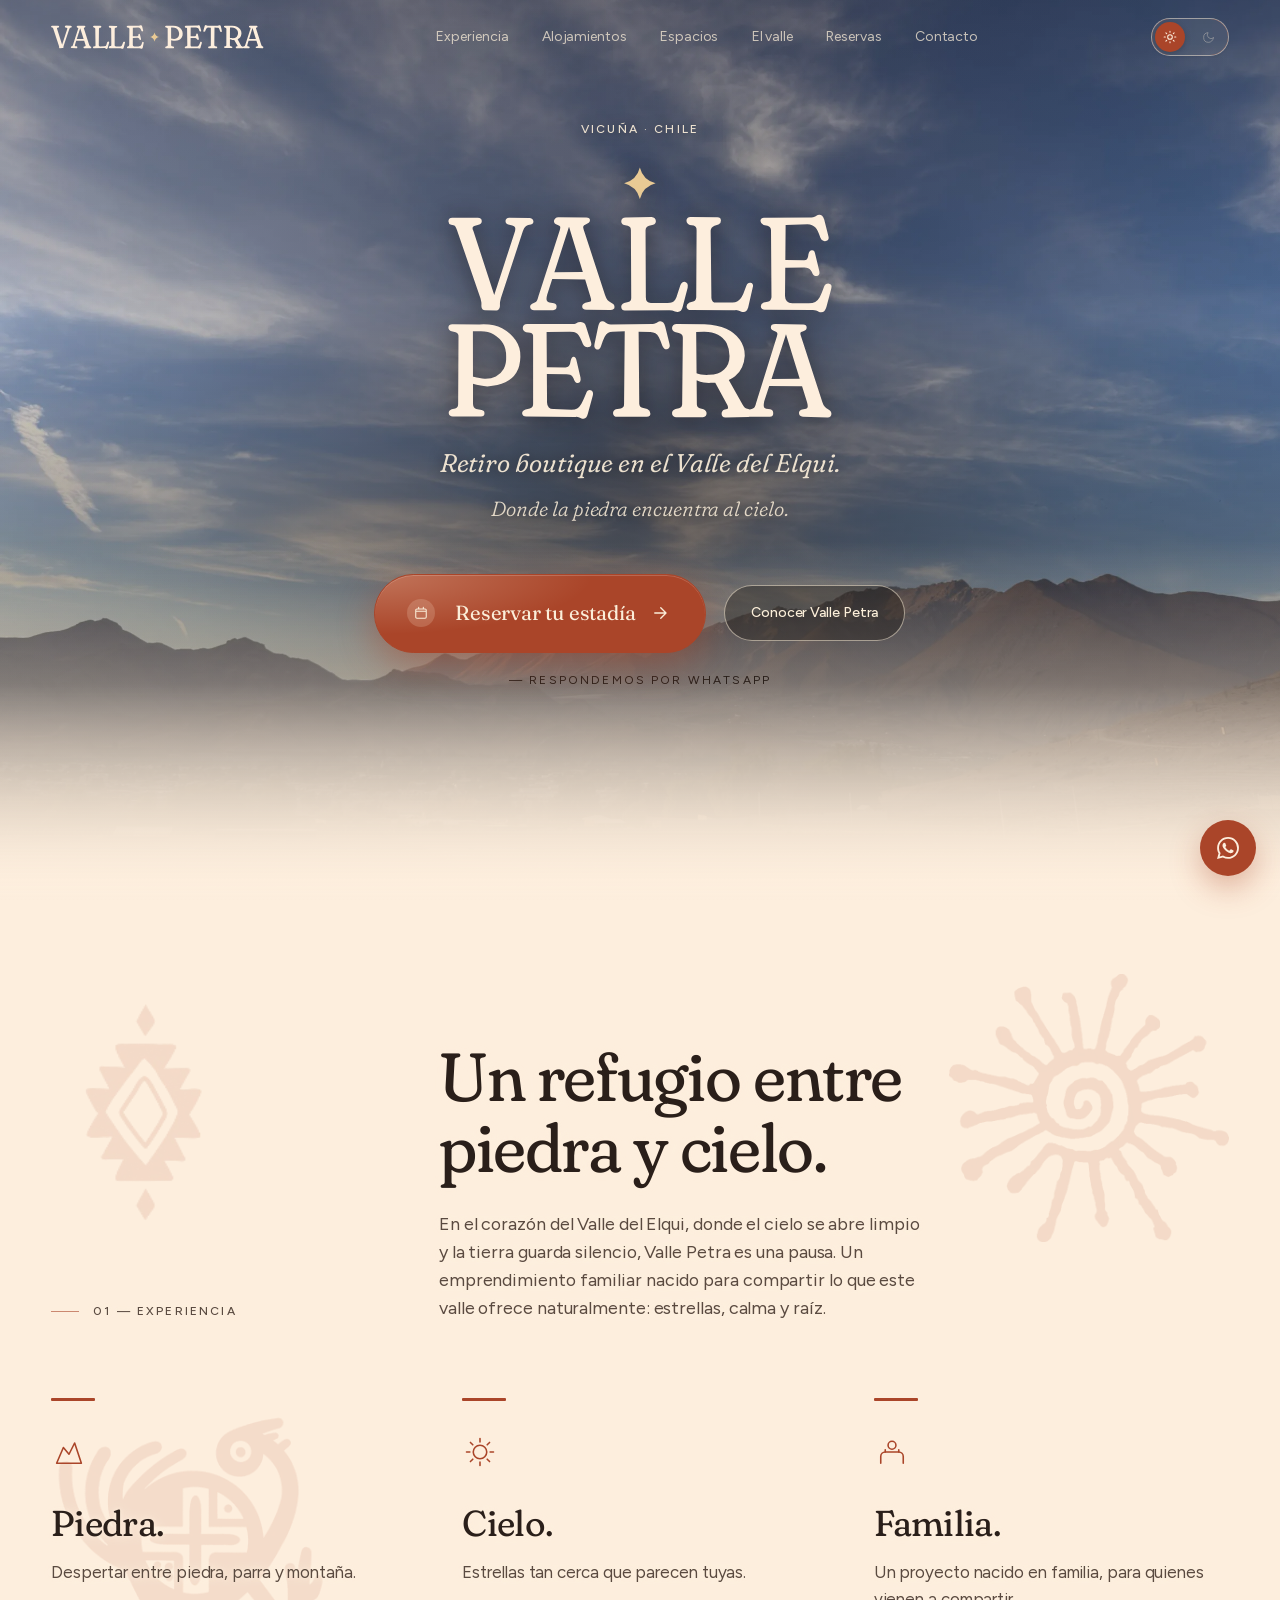
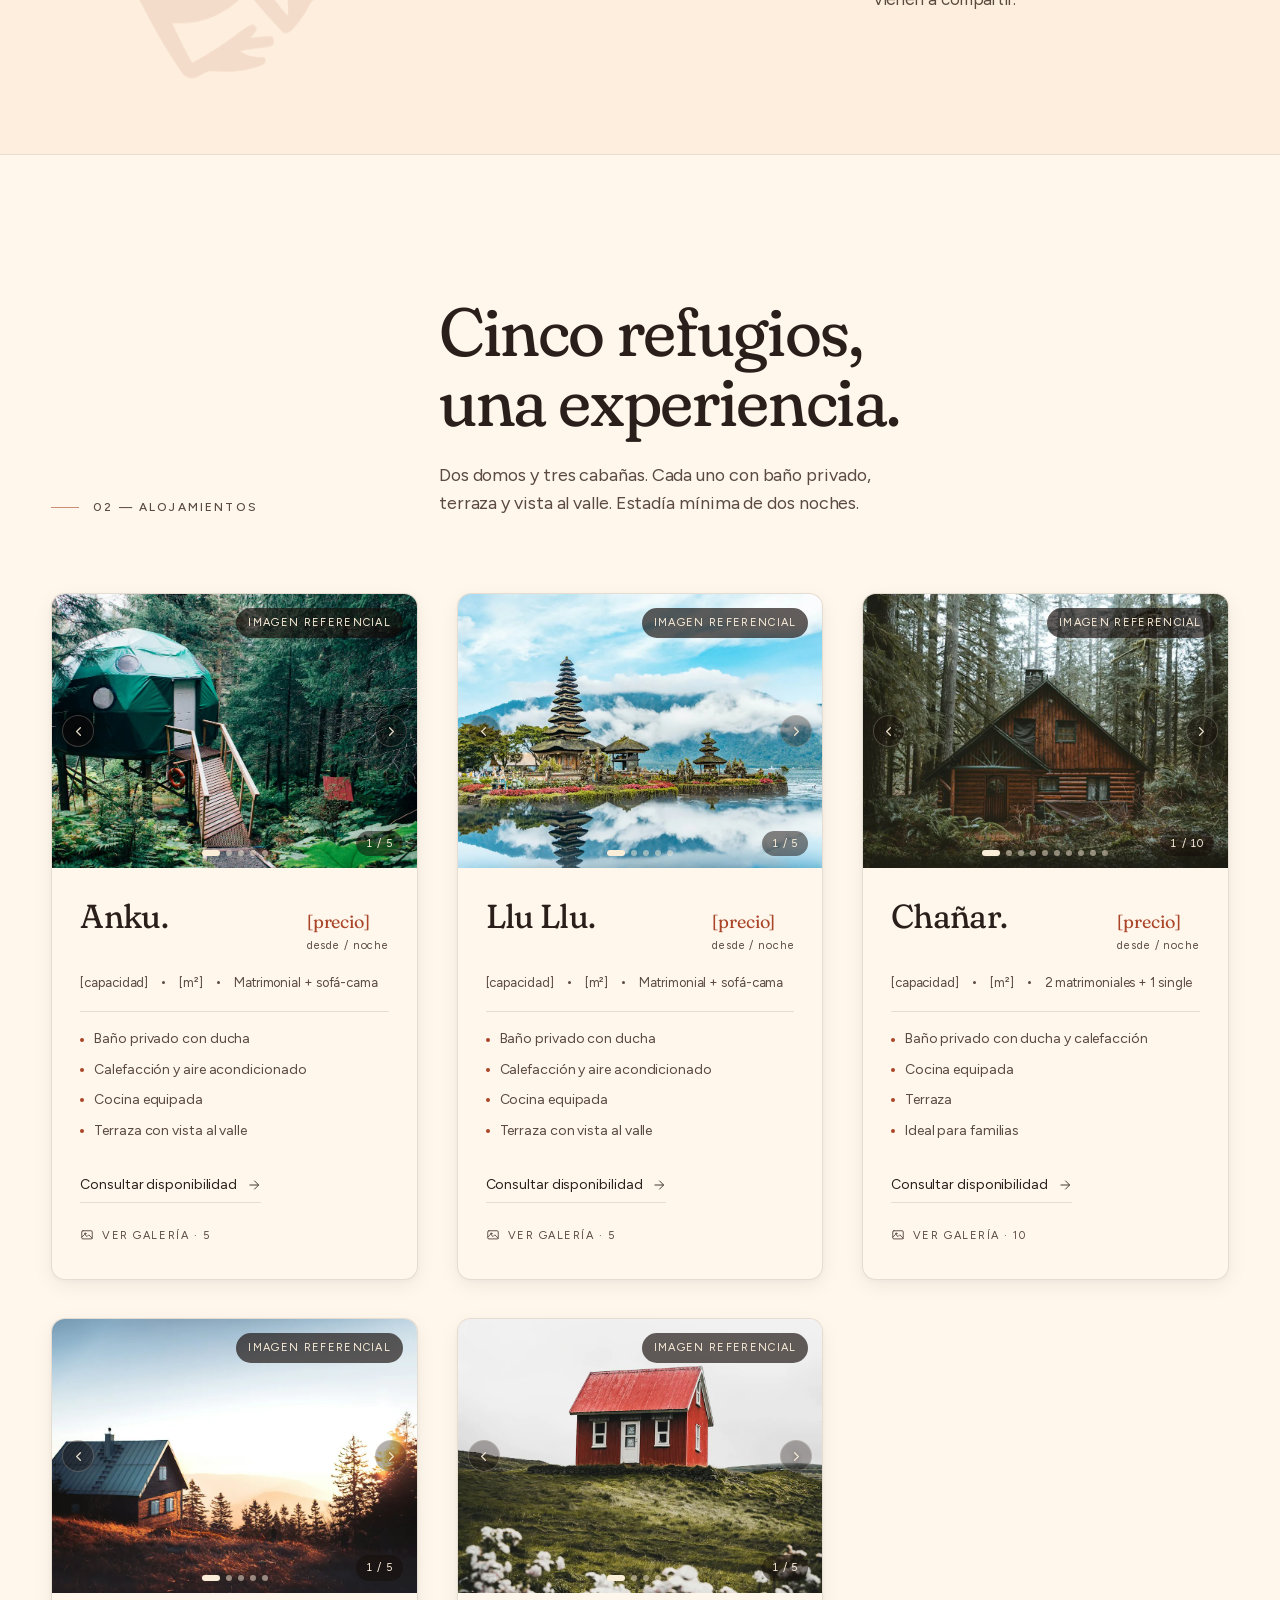
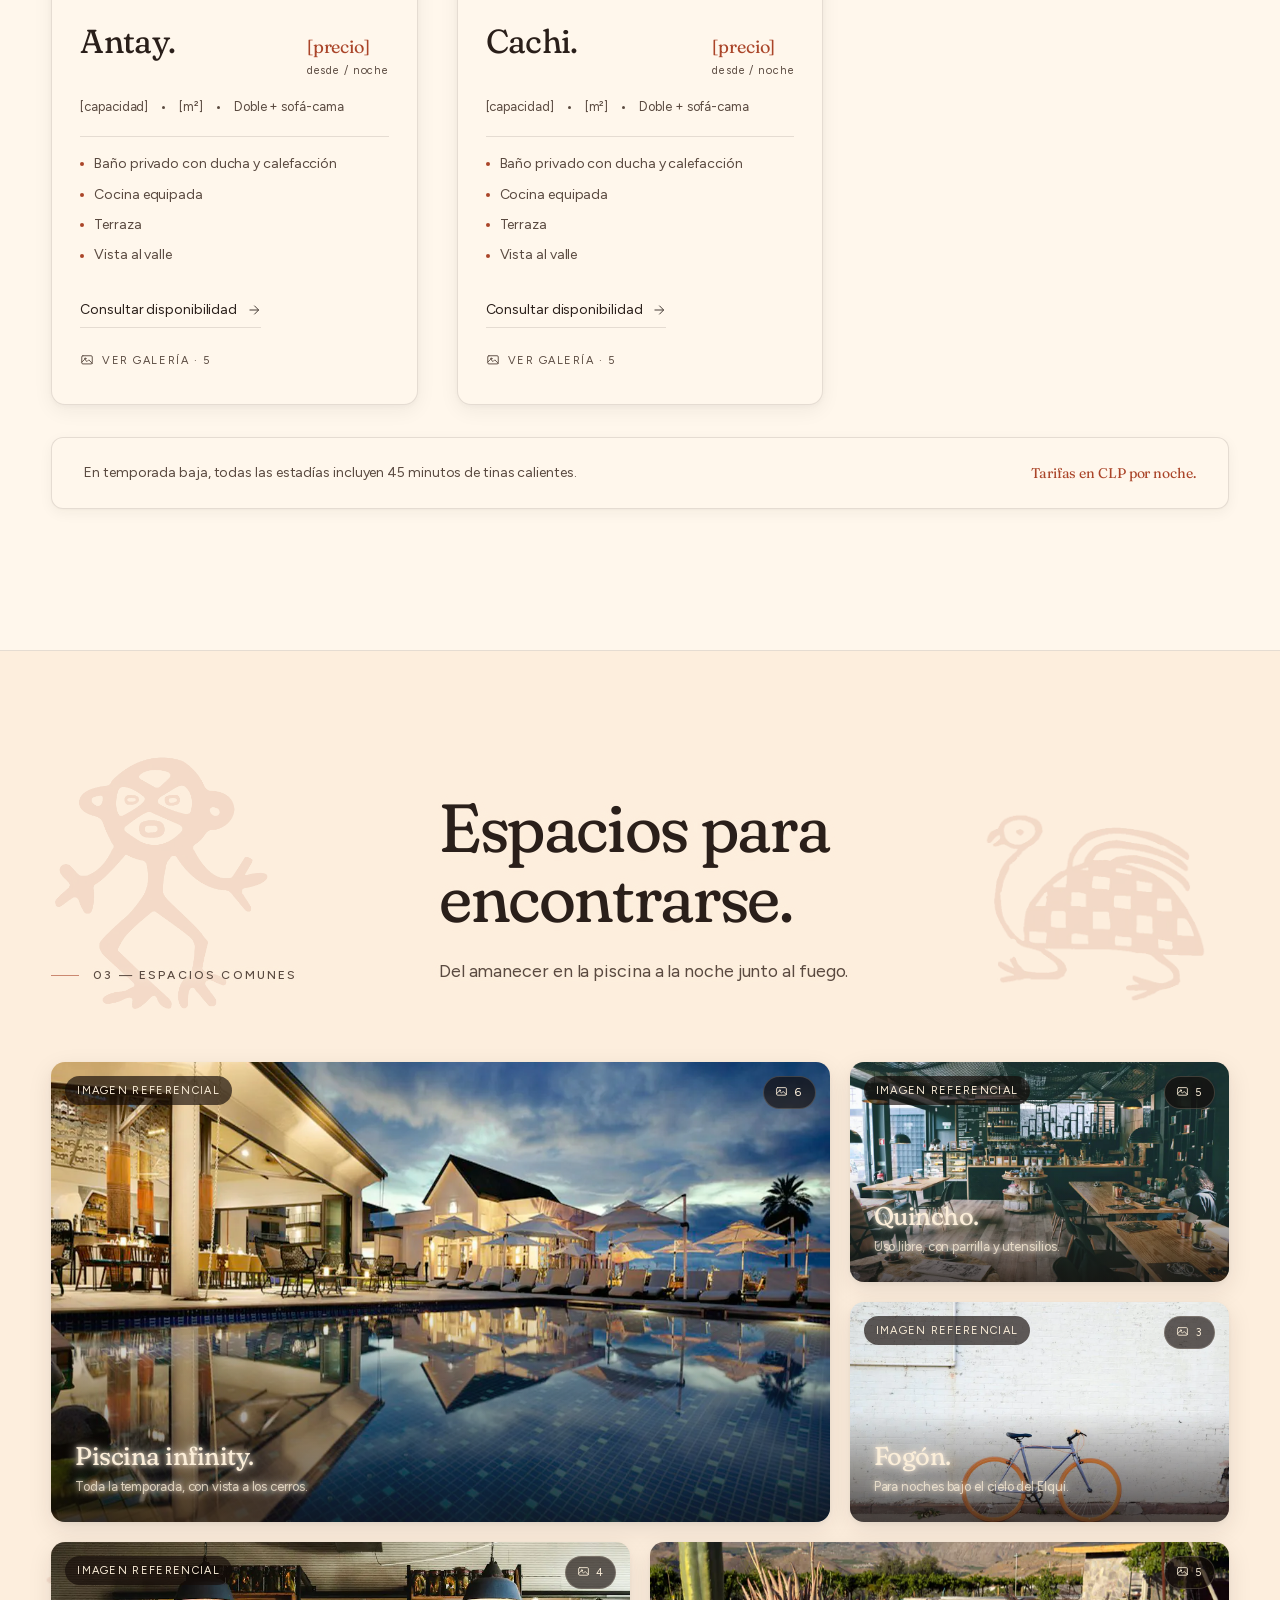
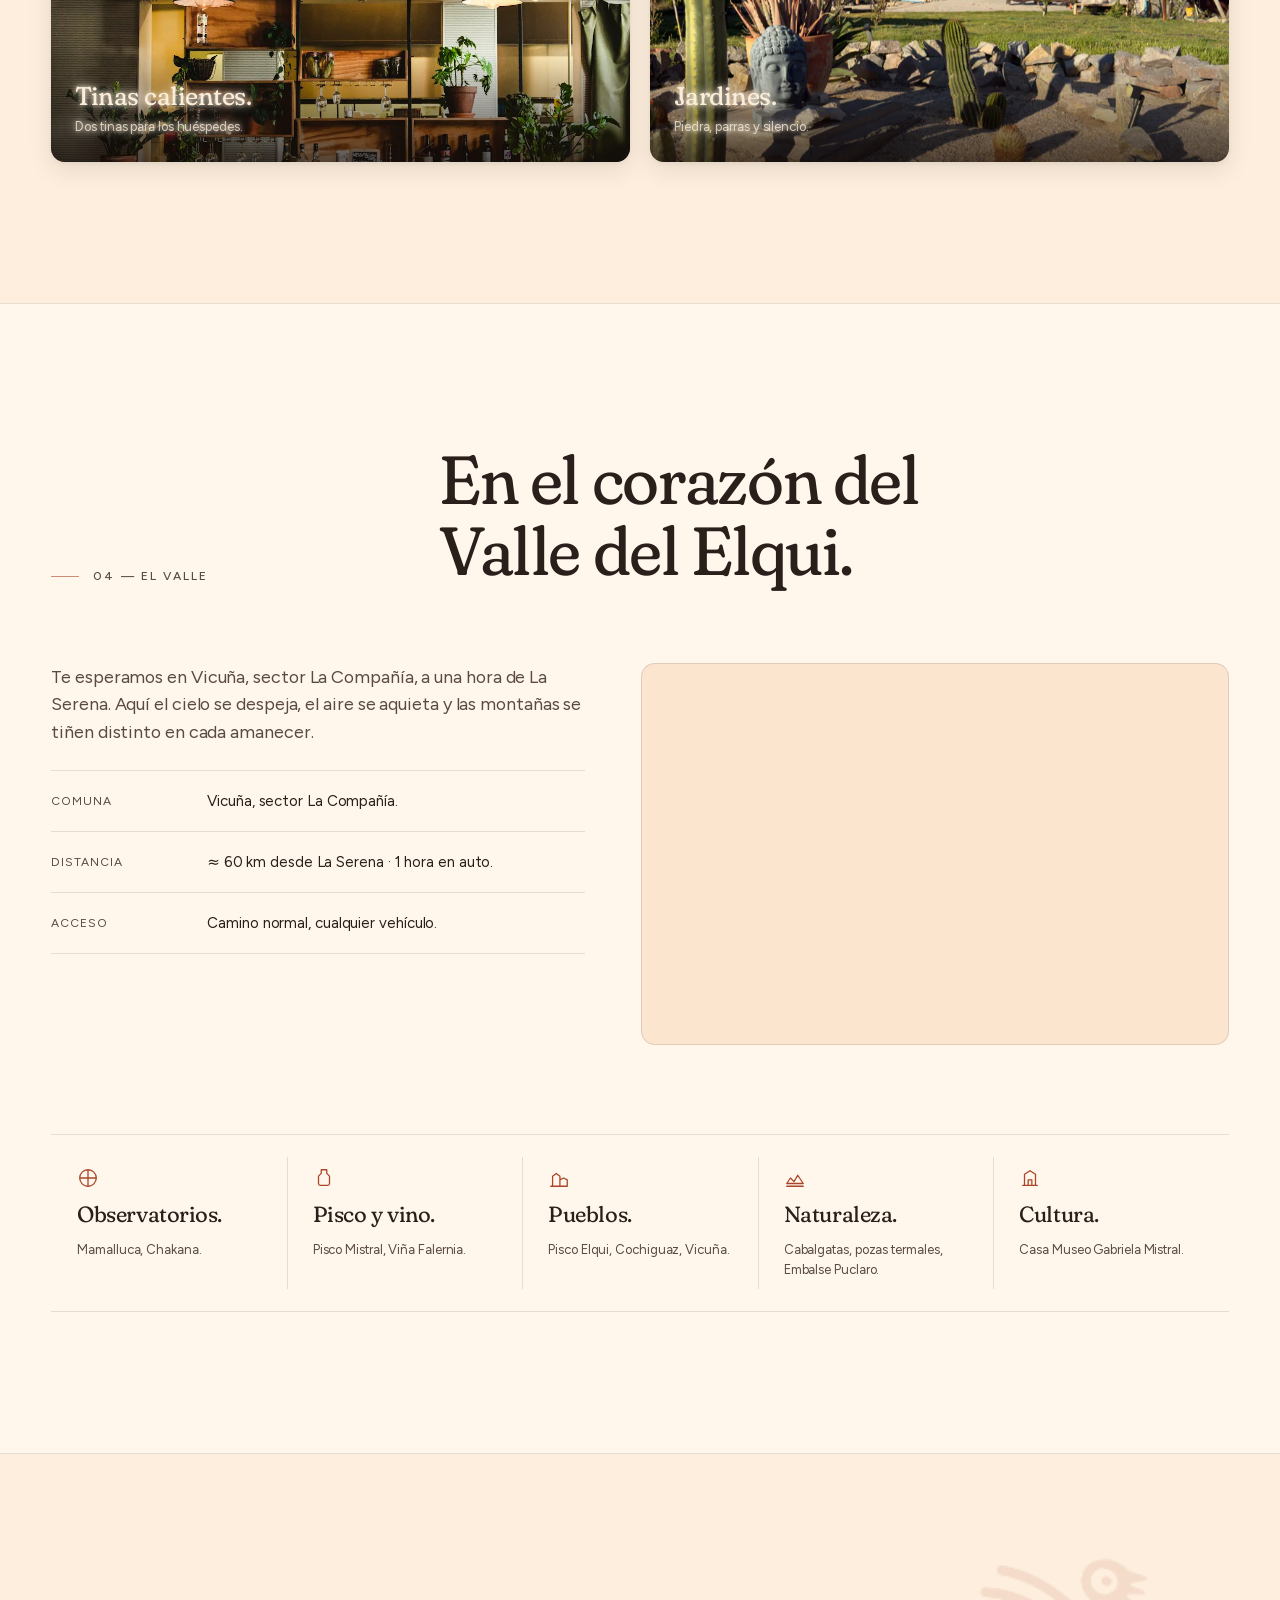
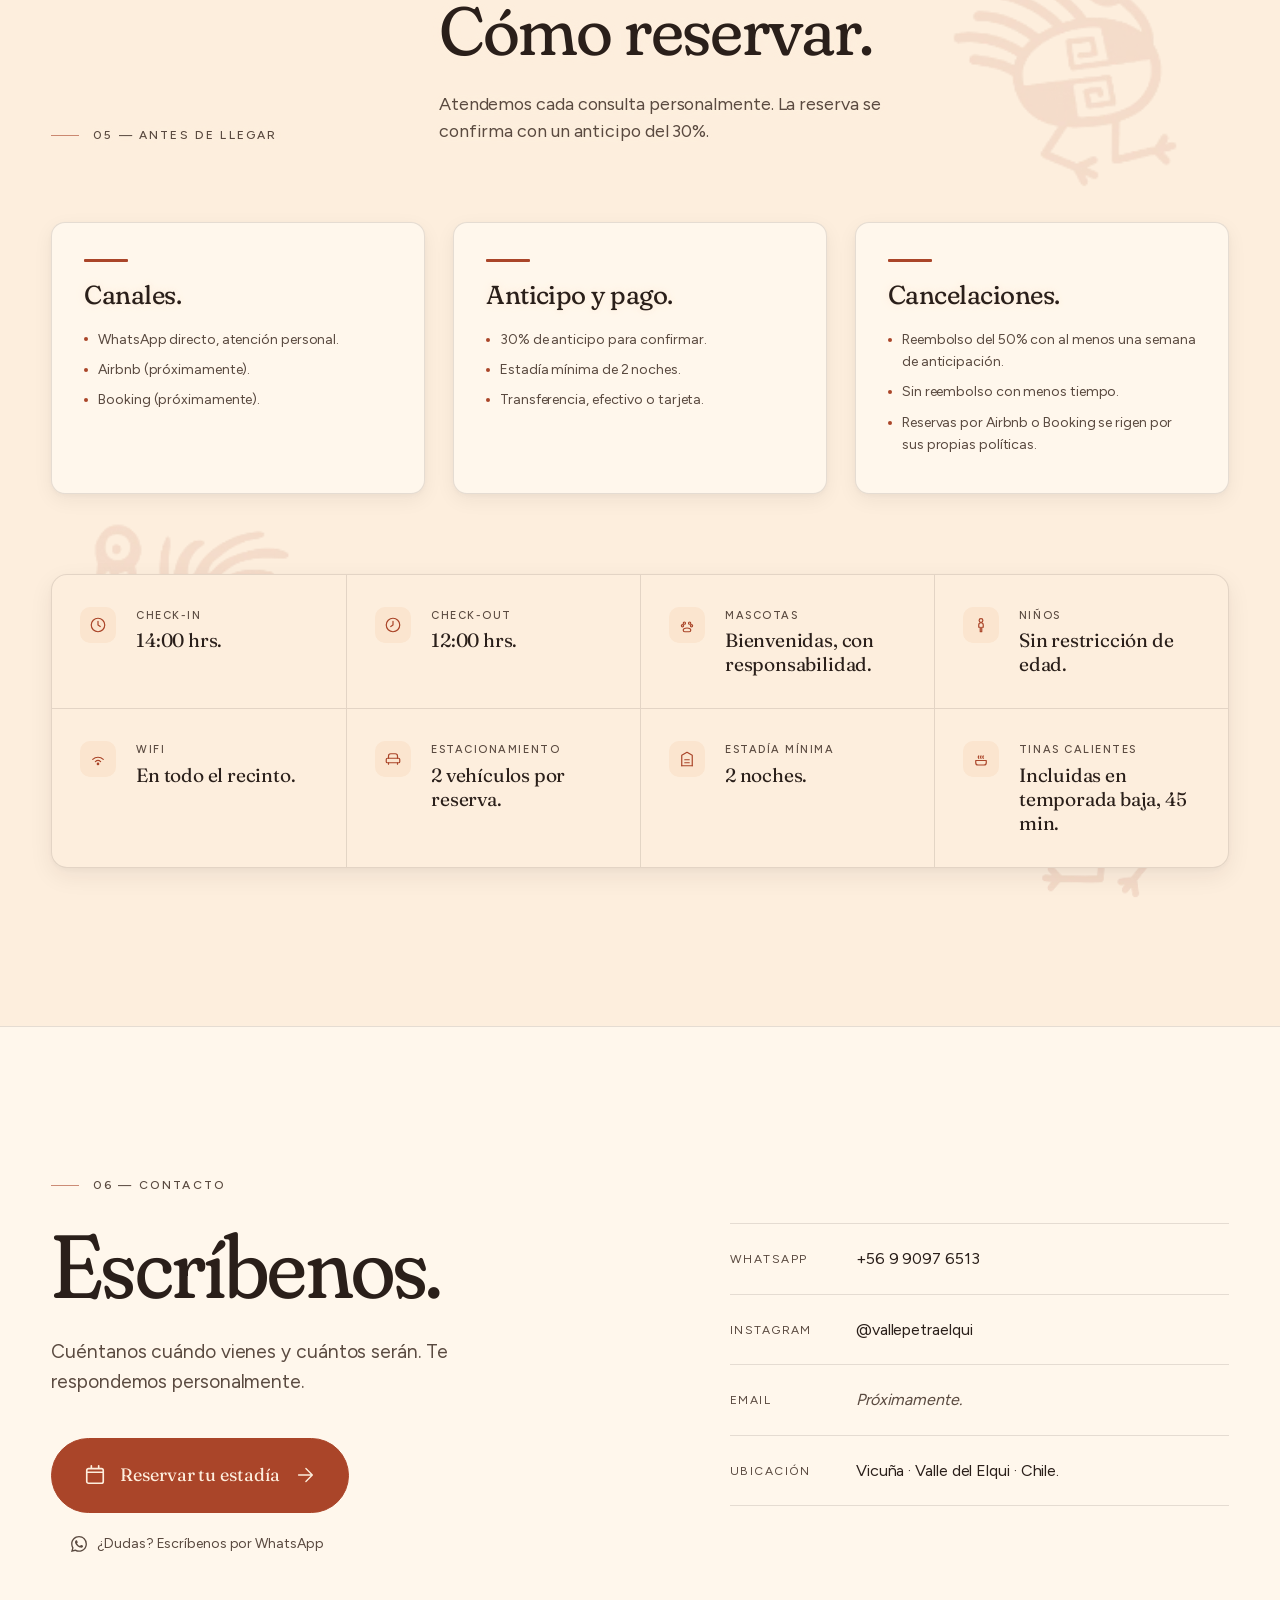
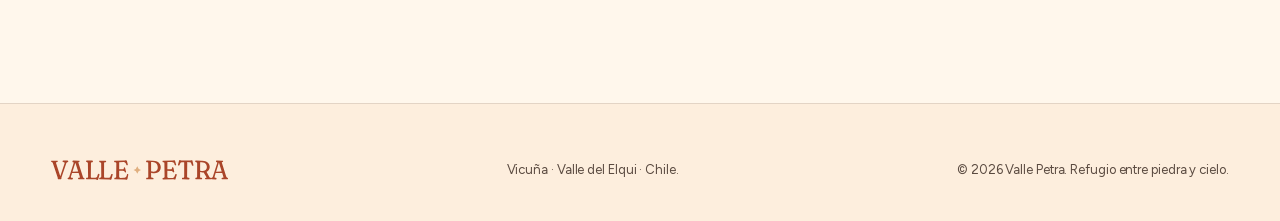
<file: site/index.html>
<!DOCTYPE html>
<html lang="es-CL">
<head>
  <meta charset="utf-8">
  <meta name="viewport" content="width=device-width, initial-scale=1">
  <title>Valle Petra</title>
  <meta name="description" content="Valle Petra es un refugio boutique en el corazón del Valle del Elqui. Cinco refugios entre piedra y cielo, en Vicuña, sector La Compañía.">
  <!-- Temporal: el sitio aún tiene fotos provisorias y datos [pendientes]. Quitar al lanzar (ver site/README.md). -->
  <meta name="robots" content="noindex">
  <!-- Vista previa al compartir el enlace (WhatsApp, iMessage, Instagram…). La imagen la genera
       tools/web/compartir.py. Las direcciones deben ser absolutas: cambiarlas al conectar el dominio propio. -->
  <meta property="og:type" content="website">
  <meta property="og:site_name" content="Valle Petra">
  <meta property="og:locale" content="es_CL">
  <meta property="og:url" content="https://vallepetra.cl/">
  <meta property="og:title" content="Valle Petra — Refugio boutique en el Valle del Elqui">
  <meta property="og:description" content="Cinco refugios entre piedra y cielo, en Vicuña, sector La Compañía.">
  <meta property="og:image" content="https://vallepetra.cl/img/compartir.png">
  <meta property="og:image:type" content="image/png">
  <meta property="og:image:width" content="1200">
  <meta property="og:image:height" content="630">
  <meta property="og:image:alt" content="Logo de Valle Petra sobre fondo terracota">
  <meta name="twitter:card" content="summary_large_image">
  <meta name="theme-color" content="#AA4529" media="(prefers-color-scheme: light)">
  <meta name="theme-color" content="#111832" media="(prefers-color-scheme: dark)">

  <link rel="icon" href="favicon.ico" sizes="48x48">
  <link rel="icon" href="favicon.svg" type="image/svg+xml">
  <link rel="apple-touch-icon" href="apple-touch-icon.png">
  <link rel="manifest" href="site.webmanifest">

  <link rel="preload" href="fonts/fraunces.woff2" as="font" type="font/woff2" crossorigin>
  <link rel="preload" href="fonts/figtree-latin.woff2" as="font" type="font/woff2" crossorigin>
  <link rel="stylesheet" href="css/fuentes.css">
  <link rel="stylesheet" href="css/tokens.css">
  <link rel="stylesheet" href="css/estilos.css">

  <!-- Fija el modo claro/oscuro antes de pintar (sin parpadeo); el resto espera al HTML -->
  <script src="js/tema.js"></script>
  <script src="js/animaciones.js" defer></script>
  <script src="js/galerias.js" defer></script>
</head>
<body>

<!-- Logo horizontal (menú y pie): se define una vez y se reutiliza con <use> -->
<svg class="vp-sprite" width="0" height="0" aria-hidden="true" focusable="false"><symbol id="vp-logo-horizontal" viewBox="0 0 13245 1495"><path class="vp-logo-ink" fill="currentColor" d="M11865.5 518.2Q11861.8 381.9 11792.9 279.1Q11724 176.2 11590.7 108.4Q11457.5 40.6 11250 47.8L10831.8 45.7Q10804.2 45.4 10789.2 57.8Q10774.3 70.2 10775.1 94.7Q10774.7 136.4 10817.3 154.3L10866.2 168.8Q10894.3 180.5 10908 199Q10921.8 217.4 10925 247.9L10921.5 1254.5Q10921.4 1280.8 10909.1 1296.5Q10896.7 1312.1 10870.2 1320.3L10824.8 1330.6Q10784 1347.5 10785.3 1384.3Q10784.3 1408.6 10799.4 1422.2Q10814.6 1435.8 10841.6 1437L11234.9 1438.4Q11271.9 1440.5 11287.9 1423.1Q11299.2 1410.8 11300 1388.7Q11299.6 1367.9 11286.6 1354.7Q11273.5 1341.5 11249.3 1333.8L11189.8 1322.5Q11165 1314.6 11154.5 1298.8Q11144 1282.9 11145.3 1256.5L11146.6 889.6Q11155.1 891.8 11163.9 893.8Q11211.7 905 11257.6 918Q11303.5 931 11348.6 934.5Q11384.7 933.8 11413 929.3L11613.8 1279.3Q11624.6 1300.2 11620.8 1312.1Q11617.1 1324.1 11598.9 1329.1L11544.2 1341.1Q11526.6 1346.8 11517.2 1357.2Q11507.9 1367.7 11508 1384.6Q11509.1 1439.3 11566.7 1442.8L11922.7 1445.9Q11955.5 1445 11971.6 1429.5Q11974.8 1426.4 11977.4 1422.8Q11980 1426.4 11983.5 1429.4Q11999.2 1443.4 12030.9 1442.4L12309 1451.7Q12343.1 1449.5 12358.5 1433.2Q12374 1416.8 12373.3 1390Q12372.8 1368.6 12362.8 1354.6Q12352.7 1340.7 12330.5 1333.8L12264.5 1324.2Q12242.9 1318.5 12233.2 1306Q12223.6 1293.6 12225.5 1271Q12227.5 1248.3 12237.3 1210.2L12308.5 978.8L12796.6 979L12877.3 1237.2Q12892.6 1281.4 12888.1 1300Q12883.5 1318.6 12863.6 1322.9L12797 1334.6Q12775.3 1342 12763.1 1354.4Q12750.8 1366.7 12749.8 1385.8Q12748.9 1409.4 12762.4 1423.6Q12775.9 1437.9 12804.2 1439.5L13177.3 1442.1Q13206.8 1443.2 13222.6 1429Q13238.3 1414.7 13238.6 1391.2Q13238.6 1370.5 13226.5 1357.6Q13214.4 1344.7 13184.8 1333.6Q13150 1320.1 13130.3 1297.9Q13110.5 1275.7 13097 1224.2L12777.6 226.5Q12765.3 190.8 12772.2 177.3Q12779.2 163.8 12805.4 155.3Q12835 146.2 12850.1 133.5Q12865.2 120.8 12865.7 99.3Q12866.5 75.5 12850.6 63Q12834.7 50.5 12804.4 51.1L12392 46.2Q12362.3 45 12346 59.8Q12329.7 74.6 12329.9 102.9Q12330.2 126.9 12346.9 140.1Q12363.7 153.3 12395.4 161.5Q12425.9 170.2 12432.9 182.8Q12439.9 195.4 12425.5 230.4L12103.6 1227Q12088.4 1273.1 12078.2 1290.1Q12068 1307.2 12044.1 1317.3L12008.9 1331.4Q11987.9 1345.2 11977.2 1358.7Q11977.1 1358.8 11977 1358.9Q11974.3 1355.6 11970.9 1352.9Q11955.6 1340.5 11914.9 1333.4Q11882.5 1324.8 11866.7 1311.8Q11850.9 1298.8 11836.4 1270.1L11625.1 880.8Q11681.3 862 11723 828Q11786.9 775.9 11823.1 698.8Q11859.4 621.8 11865.5 518.2ZM8203.9 549Q8208.9 409.3 8134.9 291.8Q8060.9 174.3 7927.2 108.7Q7793.5 43.2 7587.3 48.4L7178.5 45.9Q7146.7 43.6 7128.4 57.8Q7110.1 72.1 7108.3 100.2Q7105.7 145.8 7150.5 160.9L7212.7 168.5Q7242.1 175.8 7254.6 190.9Q7267 206.1 7267.1 235.4L7270.7 1255.4Q7271.1 1283.5 7259.2 1299.3Q7247.2 1315.1 7219.5 1323.3L7158.1 1335.8Q7112.3 1355.4 7112.4 1398.3Q7112.5 1422.8 7127.1 1433.6Q7141.6 1444.4 7168.1 1441L7608.4 1444.9Q7637.4 1447 7651 1434.1Q7664.6 1421.3 7663.4 1394.2Q7661.9 1367.9 7650.2 1354.1Q7638.6 1340.3 7616.6 1334.1L7531.2 1318.9Q7506.8 1313.2 7494.8 1297Q7482.7 1280.8 7484 1251.7L7483.2 951Q7508.8 959 7536.7 963.7Q7617.1 977.4 7709.8 984.5Q7866.5 987.7 7971.8 934.6Q8077.1 881.6 8142.4 775.6Q8207.7 669.5 8203.9 549ZM1639.1 1386.4Q1639.8 1365.3 1630.4 1351.5Q1621 1337.6 1598.2 1330.4L1530.1 1320.8Q1507.7 1315.6 1496.5 1303.8Q1485.3 1292 1485.6 1270.4Q1486 1248.8 1497.8 1212.2L1572.6 976.5L2066.7 980.2L2146.2 1232.8Q2161.7 1277.1 2157.2 1296.6Q2152.8 1316 2131.4 1320.8L2062.3 1333.5Q2041.4 1341 2031.3 1353.5Q2021.2 1366 2023.4 1385.9Q2025.3 1410.5 2039.4 1425.8Q2053.5 1441.2 2081.2 1443.7L2444.6 1444.7Q2477.1 1445.1 2493.9 1430.7Q2510.7 1416.3 2509.6 1393.1Q2508.3 1372.7 2496 1360Q2483.7 1347.4 2455.8 1336.8Q2423.9 1323.4 2406.2 1300Q2388.6 1276.6 2371.2 1221.8L2054.7 227.3Q2043.5 192.9 2049.7 180Q2055.8 167 2079.5 158.8Q2106.7 149.6 2121.4 136.6Q2136.1 123.7 2138 101.9Q2140.3 77.6 2124 64.9Q2107.8 52.3 2075.2 53.4L1671 46Q1641.8 43.5 1623.7 58.3Q1605.6 73.1 1602.5 102.9Q1600.1 127.9 1615.1 141.8Q1630.1 155.6 1660.1 164.5Q1689.6 173.6 1696.8 186Q1703.9 198.4 1693.1 232L1370.7 1232.8Q1358 1276.6 1349.6 1292.3Q1341.2 1308 1318.6 1317.1L1283.3 1330Q1260.7 1342.9 1248.1 1355.7Q1235.5 1368.4 1235 1386Q1234.5 1409.8 1251.9 1423.5Q1269.4 1437.3 1304.2 1436.4L1578.8 1448.3Q1610.2 1445.8 1624.5 1429.4Q1638.8 1413 1639.1 1386.4ZM4718 102Q4717.2 144.1 4765.5 163.2L4828.2 174.2Q4856.5 181.9 4869.2 197.7Q4882 213.5 4883.7 242.9L4871.5 1248.5Q4869.2 1273.9 4857.8 1290.1Q4846.4 1306.3 4823.3 1317.6L4773.9 1336Q4732.6 1355.3 4730.9 1395.9Q4729.3 1420.5 4745.3 1434.2Q4761.4 1447.8 4790.1 1447.7L5510.9 1450.9Q5536.6 1449.2 5557.3 1456.6Q5578 1463.9 5596.5 1471.2Q5614.9 1478.5 5634.3 1478.8Q5668.3 1480.5 5686.7 1464Q5705.2 1447.6 5718.1 1407.7L5774 1120.8Q5785.3 1094.3 5776.5 1076Q5767.7 1057.6 5741.4 1052.1Q5717.6 1046.3 5700.6 1055.8Q5683.6 1065.4 5675.6 1095.5Q5651.2 1197.3 5618.2 1246.2Q5585.2 1295.2 5544.2 1313.5Q5503.3 1331.9 5448.8 1334.3L5196.6 1336.3Q5149.8 1339.8 5123.7 1310.7Q5097.6 1281.6 5096.1 1224.8L5096.9 804.3L5376.7 800.4Q5416.2 803.2 5441 813.3Q5465.8 823.4 5482.9 844.7Q5499.9 866.1 5515.6 903.3Q5526.5 923.3 5542.9 930.4Q5559.3 937.6 5578.4 929.6Q5597.1 921.8 5604.9 902.6Q5612.8 883.4 5607.3 853.8L5539.8 595.4Q5531.7 545 5489.8 544.9Q5472 545.2 5460.3 559.1Q5448.6 573 5445.2 602.7Q5444.9 656.6 5427.4 676Q5410 695.5 5374.4 696.9L5097.1 694L5098.2 163.9L5430.6 158Q5470.4 159.1 5498.1 167.5Q5525.9 175.8 5547.4 196.6Q5568.9 217.4 5585.2 250.4Q5601.5 283.3 5623.4 343.3Q5637.4 376 5656.7 388.1Q5676.1 400.2 5698.4 396.1Q5722.2 392.6 5733.9 374Q5745.7 355.3 5736.4 322L5680.3 93Q5667.4 52.5 5649.5 33.3Q5631.6 14.1 5600.5 12.1Q5578 10.1 5562.2 17.8Q5546.5 25.5 5529.3 34.2Q5512.2 42.9 5485 42.9L4783.9 48Q4754.4 49.3 4736.8 63.2Q4719.2 77.1 4718 102ZM8336.9 102.8Q8334.3 147 8374.3 163.6L8427.1 169.6Q8452.6 175.1 8464 189.6Q8475.5 204.2 8475.8 234L8490.3 1247.5Q8491.8 1276.9 8480.9 1294.3Q8470 1311.6 8442.8 1321.7L8380.8 1338.1Q8332.1 1358.1 8330.9 1401.9Q8330 1426.9 8345.2 1439.4Q8360.3 1451.8 8388.2 1450.4L9113.9 1442.1Q9142 1439.1 9164 1444.9Q9185.9 1450.7 9205.8 1457.9Q9225.7 1465 9245.8 1466Q9279.6 1468.9 9294 1452.6Q9308.3 1436.3 9314.7 1399.8L9396.6 1117.6Q9401.4 1086.6 9390.4 1067.1Q9379.4 1047.5 9355.4 1043Q9332.6 1038.4 9315.1 1048Q9297.7 1057.7 9288.1 1087.5Q9251.2 1199.1 9219.3 1252.6Q9187.4 1306.1 9151.4 1322.9Q9115.4 1339.6 9060.7 1340.7L8796.5 1336.7Q8741.2 1341.7 8715 1316.8Q8688.9 1291.9 8694.2 1232.5L8697.7 810.2L8981.4 816Q9010.3 817.8 9031.1 825.7Q9051.8 833.6 9068.9 850.2Q9086.1 866.8 9106.2 897.4Q9120.2 915.2 9138.8 922.5Q9157.5 929.8 9178.7 922.8Q9200.4 916.2 9208.9 898Q9217.4 879.8 9209.6 852.3L9152.3 585.3Q9137.1 534.6 9094.4 535Q9075.7 535.3 9062.6 548Q9049.5 560.7 9043.8 589.7Q9039.5 649.5 9020.4 671.9Q9001.4 694.3 8969.6 693.8L8698.7 695.3L8703.1 153L9029.6 157.7Q9069.5 158.1 9100.3 165.4Q9131.1 172.6 9157.4 192.9Q9183.6 213.1 9203.7 251.3Q9223.8 289.5 9240.3 355.4Q9250.3 385.7 9270.9 395.4Q9291.5 405.2 9316.5 401.1Q9340.5 397.5 9350.6 382Q9360.7 366.5 9352 337.7L9282.1 85.7Q9272.3 48.2 9258 30.2Q9243.8 12.3 9215.5 10.5Q9193.7 8.3 9176.7 15.5Q9159.7 22.7 9139.9 30.6Q9120 38.5 9088.4 36.4L8392.6 47Q8366.6 47.4 8352.1 61.7Q8337.7 76 8336.9 102.8ZM863.4 99.1Q863.4 123.5 874.4 137.5Q885.5 151.5 904.7 158.1L971.6 168.3Q1005.2 176.3 1014.2 196.1Q1023.2 215.9 1012 254.7L692 1222.6L382.4 249.5Q366.8 212.4 371.9 194.2Q377.1 176 399.9 168.1L461.2 156.9Q482.4 147.9 493.3 135Q504.3 122.1 504.4 102.3Q505.4 77.3 491.4 64.2Q477.3 51.1 447 50.6L70.2 49.3Q38.6 47.9 22.4 60.4Q6.3 72.8 6 97.5Q5.2 137.6 49 151.9L87.8 163.1Q110.2 171.6 121.2 188.3Q132.1 205.1 141.7 239.1L490.9 1286.1Q495.7 1307.1 500.3 1324.7Q504.9 1342.3 503.7 1358.9L503 1384.1Q503.9 1411.6 518.2 1426.9Q532.5 1442.2 555.2 1442.8L727.8 1439.4Q749.8 1439.5 764.8 1423.9Q779.9 1408.4 779.7 1380.7L778.4 1356.7Q776.9 1338.5 781.9 1319.2Q787 1300 795.8 1271.6L1136.3 260.5Q1150.3 218.8 1165.2 200.8Q1180.1 182.9 1203.6 174.3L1245.6 160.4Q1270.1 148.8 1281.2 135Q1292.2 121.2 1291 99.9Q1289.1 75.7 1273.2 60.6Q1257.4 45.5 1225.1 45.9L926.1 37.8Q894.4 39.7 878.9 55.3Q863.4 70.9 863.4 99.1ZM9758.6 39Q9730.4 39.5 9711.4 30.4Q9692.4 21.3 9675.7 13Q9659 4.7 9637.1 6.2Q9605.7 7.6 9590.3 25.2Q9575 42.8 9568.2 81.6L9490.2 350.4Q9484.9 379.9 9497.2 397.7Q9509.5 415.6 9534 419Q9558.9 422.2 9578 411.3Q9597.1 400.3 9610.1 370.5Q9643.3 287 9664.8 242.5Q9686.2 198 9710.7 179.4Q9735.2 160.8 9777.7 159.2L9955.6 164.4L9956.8 1255.1Q9954.2 1284.5 9942.1 1302.1Q9930.1 1319.8 9906.1 1327.7L9833 1333.6Q9788.8 1347.1 9788.1 1392.5Q9788.3 1419.4 9805.6 1432.8Q9822.9 1446.2 9853.4 1444.9L10293.3 1451.5Q10353.9 1449.3 10354.1 1395.3Q10355.6 1350.8 10311.2 1336L10231.2 1323Q10204.9 1313.3 10190.6 1296.2Q10176.3 1279.1 10173.2 1252.3L10185.6 153.1L10333.7 165.1Q10379.4 161.8 10413.3 175.4Q10447.2 189.1 10474.3 235.8Q10501.4 282.6 10530 385.1Q10543.9 416 10564.7 424.9Q10585.5 433.8 10609.4 428.6Q10635.2 422.8 10643.3 404.5Q10651.4 386.3 10641.4 356.5L10580.4 83.4Q10569.2 45.4 10552.4 27.9Q10535.5 10.5 10503.8 10.2Q10484.1 9.5 10466.5 17.5Q10449 25.4 10427.9 34.7Q10406.8 44 10378.4 43.6ZM3092.3 168.4Q3137 152.4 3134.5 107.4Q3133.4 78.2 3116.9 61.6Q3100.4 45.1 3068 44L2678 44Q2650 43.2 2634.5 56.4Q2619 69.6 2620.2 94.2Q2621.4 136.1 2663.8 154.3L2713.7 172.3Q2736.1 184.7 2746.1 202.5Q2756 220.2 2757.9 249.5L2772.5 1259.5Q2772.2 1286.1 2759.3 1301.6Q2746.4 1317 2716.8 1324.9L2654.3 1332.8Q2609.7 1347 2614.6 1388.6Q2616.9 1414.4 2633.1 1428.3Q2649.4 1442.2 2676.3 1442L3339.3 1440.2Q3362.8 1442.9 3381.9 1454.2Q3400.9 1465.6 3419.2 1476.6Q3437.5 1487.5 3460.6 1488.6Q3491.7 1488.8 3510.4 1468.5Q3529.1 1448.2 3540.7 1402.6L3617.7 1120Q3628.3 1086.9 3618.4 1064.2Q3608.6 1041.4 3582.4 1034.5Q3557.3 1027.8 3536.1 1037.6Q3515 1047.4 3499.3 1078.4L3462.9 1192.3Q3450.2 1245.2 3429.7 1275.1Q3409.2 1305 3380.6 1315.7Q3351.9 1326.5 3312.1 1325.5L3054 1334.6Q3013.9 1330.2 2995.7 1309.3Q2977.6 1288.4 2977.2 1251.5L2987.5 242.7Q2987.8 214.3 2999.2 198.5Q3010.7 182.8 3035.5 175.3ZM4078.1 162Q4123.6 143.8 4123.5 103.7Q4123.8 79.2 4109.7 67.5Q4095.7 55.9 4066 57.9L3655.4 51.2Q3628.8 48.7 3614.8 62.5Q3600.8 76.3 3602.6 104.8Q3607.2 150.7 3650.5 167.2L3703.2 177.6Q3727.5 185.3 3738.1 199.1Q3748.7 212.8 3748.7 237.7L3757.9 1242.1Q3755.5 1270.7 3743.4 1288.2Q3731.4 1305.7 3704.2 1314.2L3644.5 1323.9Q3599.6 1340.8 3600.3 1387.3Q3601.2 1416 3618.6 1430.9Q3636.1 1445.7 3665.9 1446.1L4329.8 1451.5Q4355.2 1451 4376.1 1458Q4397 1465 4415.7 1472.8Q4434.3 1480.5 4456.3 1480.9Q4485.1 1481.3 4502.4 1463.3Q4519.7 1445.3 4531 1405L4609.2 1106.7Q4620.6 1077.4 4611.6 1060.4Q4602.7 1043.4 4576.6 1040.4Q4550.7 1036.2 4529.6 1045.4Q4508.5 1054.6 4494.9 1082.3L4454.9 1186.8Q4434.8 1243.3 4411.9 1277.7Q4389 1312.1 4360.6 1324.6Q4332.3 1337.1 4293.6 1333.8L4054.3 1332.7Q4010.1 1333.5 3988.7 1314.9Q3967.3 1296.3 3965.9 1256.3L3969 238Q3969.3 210 3981.6 195.1Q3994 180.1 4019.5 172.3ZM7482.9 841.1 7480.9 153.2 7577.6 157.3Q7707.4 159 7796.4 204.3Q7885.3 249.7 7928.4 336.3Q7971.4 423 7981.4 536Q7981.6 651.2 7941.7 721.8Q7901.9 792.4 7828.1 833Q7754.4 873.7 7654.2 869.4Q7616.6 868 7574.1 863.2Q7531.6 858.4 7489.1 843.4Q7486 842.3 7482.9 841.1ZM11146.9 797.7 11149.1 160.9 11248.8 160.7Q11371.2 155.1 11463.7 207.2Q11556.3 259.2 11602.4 333.7Q11648.5 408.2 11651.9 521.4Q11650 662.9 11561.2 740.5Q11472.3 818.2 11316.9 820.1Q11286 819.8 11248.6 815.6Q11211.1 811.4 11167.8 802.7Q11157.3 800.6 11146.9 797.7ZM2031.3 867.8 1606 871.3 1820 197.1 2031.3 867.8ZM12761.8 867.6 12341.1 873 12550.7 191.7 12761.8 867.6Z"/><path class="vp-logo-star" d="M6449.5 466.6Q6505.5 690.6 6729.5 746.6Q6505.5 802.6 6449.5 1026.6Q6393.5 802.6 6169.5 746.6Q6393.5 690.6 6449.5 466.6Z"/></symbol></svg>

<!-- ============ MENÚ ============ -->
<header class="site" id="siteHeader">
  <div class="wrap nav">
    <a href="#top" class="brand" aria-label="Valle Petra — inicio">
      <svg class="vp-logo vp-logo--horizontal" viewBox="0 0 13245 1495" aria-hidden="true" focusable="false"><use href="#vp-logo-horizontal"/></svg>
    </a>
    <nav class="nav-links" aria-label="Principal">
      <a href="#experiencia">Experiencia</a>
      <a href="#alojamientos">Alojamientos</a>
      <a href="#espacios">Espacios</a>
      <a href="#entorno">El valle</a>
      <a href="#reservas">Reservas</a>
      <a href="#contacto">Contacto</a>
    </nav>
    <div class="nav-right">
      <button class="theme-toggle hint" id="themeToggle" type="button" aria-label="Cambiar entre modo día y noche" title="Día / Noche del valle">
        <span class="icon-track" aria-hidden="true">
          <svg class="icon-sun-bg" viewBox="0 0 24 24" fill="none" stroke="currentColor" stroke-width="1.6" stroke-linecap="round" stroke-linejoin="round">
            <circle cx="12" cy="12" r="4"/>
            <path d="M12 2v2M12 20v2M4.93 4.93l1.41 1.41M17.66 17.66l1.41 1.41M2 12h2M20 12h2M4.93 19.07l1.41-1.41M17.66 6.34l1.41-1.41"/>
          </svg>
          <svg class="icon-moon-bg" viewBox="0 0 24 24" fill="none" stroke="currentColor" stroke-width="1.6" stroke-linecap="round" stroke-linejoin="round">
            <path d="M21 12.79A9 9 0 1 1 11.21 3 7 7 0 0 0 21 12.79z"/>
          </svg>
        </span>
        <span class="thumb" aria-hidden="true">
          <svg class="icon-moon" viewBox="0 0 24 24" fill="none" stroke="currentColor" stroke-width="1.8" stroke-linecap="round" stroke-linejoin="round">
            <path d="M21 12.79A9 9 0 1 1 11.21 3 7 7 0 0 0 21 12.79z"/>
          </svg>
          <svg class="icon-sun" viewBox="0 0 24 24" fill="none" stroke="currentColor" stroke-width="1.8" stroke-linecap="round" stroke-linejoin="round">
            <circle cx="12" cy="12" r="4"/>
            <path d="M12 2v2M12 20v2M4.93 4.93l1.41 1.41M17.66 17.66l1.41 1.41M2 12h2M20 12h2M4.93 19.07l1.41-1.41M17.66 6.34l1.41-1.41"/>
          </svg>
        </span>
      </button>
      <button class="menu-btn" id="menuBtn" type="button" aria-label="Abrir menú" aria-expanded="false" aria-controls="mobileMenu">
        <span></span><span></span><span></span>
      </button>
    </div>
  </div>
</header>

<nav class="mobile-menu" id="mobileMenu" aria-label="Menú" inert>
  <div class="mm-links">
    <a href="#experiencia"><span class="mm-txt">Experiencia</span></a>
    <a href="#alojamientos"><span class="mm-txt">Alojamientos</span></a>
    <a href="#espacios"><span class="mm-txt">Espacios</span></a>
    <a href="#entorno"><span class="mm-txt">El valle</span></a>
    <a href="#reservas"><span class="mm-txt">Reservas</span></a>
    <a href="#contacto"><span class="mm-txt">Contacto</span></a>
  </div>
  <svg class="mm-star" viewBox="2658 6 477 477" aria-hidden="true" focusable="false"><path d="M2896.4 6Q2944 196.4 3134.4 244Q2944 291.6 2896.4 482Q2848.8 291.6 2658.4 244Q2848.8 196.4 2896.4 6Z"/></svg>
  <div class="mm-foot">
    <a href="reservas.html" class="wa-btn mm-cta"><svg viewBox="0 0 24 24" fill="none" stroke="currentColor" stroke-width="1.8" stroke-linecap="round" stroke-linejoin="round" aria-hidden="true"><path d="M8 2v3M16 2v3M3 9h18M5 5h14a2 2 0 0 1 2 2v12a2 2 0 0 1-2 2H5a2 2 0 0 1-2-2V7a2 2 0 0 1 2-2z"/></svg>Reservar tu estadía</a>
    <div class="mm-redes">
      <a href="https://wa.me/56990976513" target="_blank" rel="noopener"><svg viewBox="0 0 24 24" fill="currentColor" aria-hidden="true"><path d="M17.472 14.382c-.297-.149-1.758-.867-2.03-.967-.273-.099-.471-.148-.67.15-.197.297-.767.967-.94 1.164-.173.199-.347.223-.644.075-.297-.15-1.255-.463-2.39-1.475-.883-.788-1.48-1.761-1.653-2.059-.173-.297-.018-.458.13-.606.134-.133.298-.347.446-.52.149-.174.198-.298.298-.497.099-.198.05-.371-.025-.52-.075-.149-.669-1.612-.916-2.207-.242-.579-.487-.5-.669-.51-.173-.008-.371-.01-.57-.01-.198 0-.52.074-.792.372-.272.297-1.04 1.016-1.04 2.479 0 1.462 1.065 2.875 1.213 3.074.149.198 2.096 3.2 5.077 4.487.71.306 1.263.489 1.694.625.712.227 1.36.195 1.871.118.571-.085 1.758-.719 2.006-1.413.248-.694.248-1.289.173-1.413-.074-.124-.272-.198-.57-.347zM12.05 21.785h-.004a9.87 9.87 0 0 1-5.031-1.378l-.361-.214-3.741.982.998-3.648-.235-.374a9.86 9.86 0 0 1-1.51-5.26c.001-5.45 4.436-9.884 9.888-9.884 2.64 0 5.122 1.03 6.988 2.898a9.825 9.825 0 0 1 2.893 6.994c-.003 5.45-4.437 9.884-9.885 9.884m8.413-18.297A11.815 11.815 0 0 0 12.05 0C5.495 0 .16 5.335.157 11.892c0 2.096.547 4.142 1.588 5.945L.057 24l6.305-1.654a11.882 11.882 0 0 0 5.683 1.448h.005c6.554 0 11.89-5.335 11.893-11.893a11.821 11.821 0 0 0-3.48-8.413"/></svg>WhatsApp</a>
      <a href="https://instagram.com/vallepetraelqui" target="_blank" rel="noopener"><svg viewBox="0 0 24 24" fill="none" stroke="currentColor" stroke-width="1.6" stroke-linecap="round" stroke-linejoin="round" aria-hidden="true"><rect x="3" y="3" width="18" height="18" rx="5"/><circle cx="12" cy="12" r="4"/><circle cx="17.5" cy="6.5" r="1" fill="currentColor" stroke="none"/></svg>Instagram</a>
    </div>
    <p class="mm-lugar">Vicuña · Valle del Elqui · Chile</p>
  </div>
</nav>

<main>

<!-- ============ ENCABEZADO ============ -->
<section class="hero" id="top">
  <div class="hero-bg" id="heroBg" aria-hidden="true">
    <picture>
      <source media="(max-aspect-ratio: 9/16)" srcset="img/encabezado/valle-celular.webp" width="1080" height="1920">
      <img src="img/encabezado/valle-escritorio.webp" width="2400" height="1800" alt="" fetchpriority="high">
    </picture>
  </div>
  <div class="wrap">
    <p class="eyebrow hero-eyebrow reveal">Vicuña · Chile</p>
    <h1 class="title-rise hero-logo" id="heroTitle">
      <span><span class="inner"><svg class="vp-logo vp-logo--apilado" viewBox="0 0 5797 3805" aria-hidden="true" focusable="false"><path class="vp-logo-ink" fill="currentColor" d="M4480.5 2848.1Q4482.1 2715.3 4406 2608.1Q4329.9 2501 4199.8 2442.1Q4069.7 2383.1 3872.9 2373.4L3452.9 2370.7Q3421.6 2372.6 3403 2387.1Q3384.5 2401.7 3382.4 2427Q3378.2 2468.3 3426.1 2490.1L3484.3 2506.8Q3517.2 2517.4 3531.3 2533.6Q3545.5 2549.7 3545.2 2577.2L3535.2 3571.7Q3537.2 3597.5 3526.1 3614.1Q3515 3630.6 3487.3 3641L3434.7 3653.8Q3385.8 3669.6 3382.3 3711.8Q3380.1 3739.4 3395.1 3756.8Q3410.2 3774.1 3439.7 3776.7L3848.4 3779.6Q3904.1 3774.4 3903.6 3719.3Q3903.1 3696.7 3891 3681.7Q3878.9 3666.7 3856.5 3656.8L3800.3 3641.5Q3775.7 3632 3765 3614.1Q3754.3 3596.1 3756.7 3567.5L3753.5 3220.4Q3757.6 3222.4 3761.8 3224.3Q3805.2 3244.7 3859.7 3253.2Q3914.3 3261.7 3967.5 3258.6Q4005.9 3257.6 4034.4 3255.5L4218.9 3597.4Q4229.4 3624 4227.5 3637.5Q4225.7 3651 4211.7 3654.8L4167.3 3665.9Q4151.3 3672.9 4141.5 3685.7Q4131.8 3698.4 4130.6 3718.3Q4128.8 3746.3 4141.9 3761.9Q4156.9 3779.8 4191.5 3781.3L4533.2 3773.2Q4544.3 3772.7 4553.5 3770.6Q4562.3 3772.1 4573.1 3771.7L4857.3 3771.5Q4886.8 3771.1 4899.3 3755.7Q4911.9 3740.2 4909.8 3713.2Q4908.8 3691.8 4898.2 3677.4Q4887.6 3663.1 4864.8 3655.6L4804.2 3649.6Q4785.4 3646.4 4776 3635.4Q4766.6 3624.4 4766.4 3601.2Q4766.1 3578 4774.1 3537.7L4849.2 3305.9L5345.2 3310.2L5421.4 3556.4Q5434.5 3604.4 5430.2 3624.2Q5426 3644.1 5407.7 3648.7L5345.2 3660.3Q5323.7 3667.2 5311.4 3679.5Q5299 3691.7 5298.3 3711.8Q5297.1 3736.2 5311.8 3752.3Q5326.4 3768.4 5358.1 3771.9L5726.9 3779.8Q5757.4 3781.6 5773.1 3766.4Q5788.8 3751.2 5788.6 3725.3Q5787.6 3701.8 5775.9 3686Q5764.2 3670.3 5737.1 3656Q5705 3640 5685.9 3617.2Q5666.7 3594.5 5650.9 3545.9L5328.1 2549.5Q5314.2 2514.5 5320.6 2502Q5327 2489.5 5353.8 2482Q5384.1 2473.6 5399 2460.9Q5413.9 2448.3 5414.5 2426.3Q5416 2401.6 5400.8 2388.7Q5385.6 2375.9 5353.5 2377.9L4938.8 2369.1Q4907.4 2369 4890.4 2382.7Q4873.4 2396.4 4873.4 2422.2Q4874.2 2444.5 4890 2457.4Q4905.8 2470.3 4935.1 2480.4Q4963.9 2492.4 4970.4 2506.7Q4977 2521 4965.8 2556.9L4653.5 3553.7Q4641.1 3605.6 4630.6 3623.7Q4620.2 3641.7 4594.7 3650L4557.7 3661.1Q4556.5 3661.7 4555.5 3662.4Q4544.9 3658.4 4531.4 3654.9Q4498.6 3646.3 4482.3 3634.1Q4465.9 3621.9 4450.7 3593.3L4238.9 3215.3Q4289.5 3192.6 4333.3 3158.3Q4402.3 3104.3 4438.7 3022.4Q4475 2940.6 4480.5 2848.1ZM1092.6 2863.2Q1097.7 2728.6 1021.5 2617.2Q945.3 2505.9 816.1 2434.9Q686.8 2363.9 475.3 2376.6L70.2 2374.7Q40.6 2373.5 23.5 2385.8Q6.3 2398.2 6 2422.9Q5.2 2465.1 54.1 2481.3L114.7 2494.2Q140.7 2504.3 150.6 2521.2Q160.5 2538.2 158.4 2567.5L153 3578.1Q154.3 3605 144.4 3621.1Q134.5 3637.2 110 3645.7L55.5 3656.7Q10 3673.7 10.3 3713.7Q11.2 3738.8 28.6 3752Q46 3765.3 74.3 3765.5L493.5 3766.2Q522.9 3767.3 537.2 3754.3Q551.5 3741.3 550.8 3717Q551.3 3693.9 540.3 3682.4Q529.4 3671 507 3666.6L425.1 3653.4Q402.7 3646.4 390.9 3628.4Q379 3610.3 377.8 3579.6L377.3 3272.5Q403.9 3280.3 431.7 3286.9Q516.9 3307 594.6 3312.9Q759.3 3299.4 865.5 3249.9Q971.7 3200.4 1030.7 3106.1Q1089.6 3011.7 1092.6 2863.2ZM1639.4 2110.7Q1640.5 2090.6 1631.1 2077.5Q1621.8 2064.5 1598.6 2057.8L1531.4 2046.3Q1509.6 2040.1 1498.4 2027.6Q1487.3 2015.2 1487.1 1992.2Q1486.9 1969.3 1497.2 1930L1573.5 1692.5L2070.5 1700.1L2147.6 1952.3Q2163.2 1997.5 2160.1 2015.2Q2157 2032.9 2138.9 2035.7L2074.1 2048Q2051.2 2057.4 2038.3 2071.3Q2025.4 2085.1 2026 2104.4Q2026 2128 2041.6 2141.8Q2057.2 2155.7 2088.9 2155.5L2450.9 2159.2Q2484.6 2159.1 2500.3 2145.4Q2515.9 2131.6 2513.6 2108.3Q2511.2 2087.6 2498.5 2073.1Q2485.8 2058.5 2457.8 2044.7Q2425.4 2029.8 2406.8 2007.7Q2388.1 1985.5 2370.7 1934.1L2047.9 944.5Q2036.3 907.7 2043.4 893Q2050.5 878.4 2077.7 867.1Q2108.6 855.3 2124.7 842.2Q2140.8 829.1 2143.2 808.1Q2145.7 785.2 2130 772.6Q2114.4 760.1 2080.9 761.1L1666.4 760.1Q1636 762 1618.6 776Q1601.3 790.1 1599.2 815.8Q1597.9 837.9 1612.5 851.4Q1627.1 864.9 1656.1 874.5Q1685.6 884.3 1692.6 898.3Q1699.6 912.3 1688.4 950.4L1368.8 1938.8Q1353.5 1994.4 1343.8 2014.7Q1334 2035 1310.6 2046.7L1277.5 2060.2Q1258.4 2072.3 1248.6 2084Q1238.9 2095.7 1239.8 2112.7Q1240.9 2134.5 1256 2147.6Q1271.2 2160.7 1300.2 2162.5L1581.6 2161.1Q1611.6 2162.5 1625.3 2149Q1639 2135.5 1639.4 2110.7ZM4717.2 815.8Q4719.5 857.9 4764.2 874.6L4822.9 887.4Q4850.6 897 4862.9 913.6Q4875.3 930.1 4876.1 959.1L4883.2 1967.3Q4880.3 1993.7 4866.9 2009.9Q4853.6 2026.1 4825.3 2035.5L4765.6 2047.2Q4722.3 2063.1 4722.5 2102.6Q4722.7 2127.4 4739.1 2140.7Q4755.5 2154 4784.3 2154.5L5509.6 2158.5Q5536.2 2159 5556.9 2167.4Q5577.7 2175.8 5595.8 2183.8Q5613.9 2191.8 5632.9 2191.8Q5665.5 2191.4 5682.9 2172.2Q5700.3 2153 5712.7 2112.7L5784.6 1841.8Q5795.3 1808.5 5786.7 1786.9Q5778.1 1765.3 5752.4 1761.4Q5727.9 1756.9 5708.3 1767.4Q5688.7 1777.9 5676.4 1809.1Q5639.5 1914.7 5610.9 1966.1Q5582.3 2017.5 5543.9 2037.2Q5505.6 2057 5449.2 2057.1L5195.6 2057.7Q5143.1 2057.5 5115.9 2028.1Q5088.7 1998.7 5087.7 1946L5091.4 1522.3L5379.7 1518.1Q5413.8 1519.6 5436.6 1529.5Q5459.4 1539.5 5475.5 1559.8Q5491.6 1580.1 5506 1614.9Q5516.1 1633.7 5532.8 1641.8Q5549.4 1649.8 5570.8 1644.9Q5592.5 1639.9 5602.3 1623Q5612.1 1606.2 5607.1 1578.2L5541.3 1307.5Q5534.1 1252.8 5492.8 1256.1Q5474.5 1257.4 5461 1271.9Q5447.5 1286.4 5441.3 1317.3Q5437.3 1374.5 5419.8 1392.6Q5402.4 1410.8 5370.4 1408.8L5092.4 1404.9L5097.1 874.1L5427.3 865.3Q5466.2 869.2 5495.4 879.7Q5524.5 890.2 5546.8 913.8Q5569.1 937.4 5585.2 974.9Q5601.4 1012.4 5623.7 1070.8Q5638 1100.1 5659.1 1111.3Q5680.3 1122.5 5704.9 1118.1Q5729.7 1112.9 5741.1 1094.2Q5752.5 1075.4 5743 1045L5679.4 791.3Q5665.3 752.7 5647.9 736.4Q5630.5 720.1 5602.8 721.1Q5582.1 722.2 5567.1 731.7Q5552 741.2 5533.5 751.1Q5515.1 761 5484.6 761L4777 767.2Q4748.2 765.4 4732.6 777.9Q4716.9 790.4 4717.2 815.8ZM1128.7 2429.5Q1128.9 2475.2 1178.6 2494.2L1240.8 2503.5Q1267.8 2510.3 1277.8 2525.8Q1287.8 2541.4 1284.6 2571.6L1285 3578.4Q1285.2 3603.9 1274.2 3619.4Q1263.2 3635 1235.2 3645.9L1170.6 3662.6Q1120.4 3679.7 1118.6 3719.2Q1119.2 3742.6 1136.6 3755.1Q1154.1 3767.5 1184.7 3766.5L1926.9 3772.7Q1953.5 3770.2 1972.5 3776.9Q1991.5 3783.7 2007.7 3791.1Q2023.9 3798.6 2040.8 3799Q2070.2 3801 2085.3 3783.5Q2100.4 3766 2111.2 3725.5L2187.1 3447.3Q2194.3 3416.5 2185.1 3396Q2176 3375.4 2151.9 3370Q2129.4 3364.8 2112.6 3374.7Q2095.7 3384.6 2085.4 3415.2Q2041.1 3525.7 2011.3 3576.1Q1981.5 3626.6 1950.2 3644.4Q1918.9 3662.2 1864.5 3663.5L1596.1 3654.9Q1547.9 3657.6 1521.9 3631.7Q1495.9 3605.8 1495.2 3556L1492.5 3125.1L1789.6 3127.2Q1822.3 3129 1844 3137.7Q1865.8 3146.4 1880.8 3166.5Q1895.8 3186.7 1909.8 3225.6Q1920.4 3247.8 1936.9 3256.5Q1953.3 3265.3 1972.5 3257.6Q1991.7 3249.9 1998.7 3229.7Q2005.8 3209.4 2000 3177.7L1939.1 2917.6Q1929.3 2863.3 1895.5 2864.2Q1881 2865.1 1869.9 2879.5Q1858.8 2893.9 1851.8 2925Q1844.4 2983.9 1825.4 3004.5Q1806.5 3025.1 1772.6 3025.3L1491.9 3023.9L1488.6 2489.6L1832.7 2486.3Q1871.9 2485.5 1901.2 2491.9Q1930.6 2498.4 1953.2 2519.2Q1975.9 2540 1994.8 2577.6Q2013.7 2615.3 2038.1 2674.9Q2051.3 2703.6 2073.5 2713.2Q2095.7 2722.9 2122.1 2718.2Q2147.2 2714.2 2158.4 2697.2Q2169.7 2680.2 2160.2 2650.9L2086 2414.3Q2076.1 2377.8 2058 2359.9Q2039.9 2342 2006.6 2339.5Q1982.5 2337.3 1966 2345.1Q1949.4 2352.9 1931.1 2362.1Q1912.7 2371.3 1882.1 2371.4L1195 2371.4Q1164.7 2371 1147 2385.9Q1129.3 2400.9 1128.7 2429.5ZM868.1 816.3Q867.6 836 878.7 848.2Q889.9 860.3 908.9 867.5L971.3 882.8Q1002.4 891.6 1011.6 910.5Q1020.8 929.4 1012.7 966.6L698 1933.6L383.6 966.8Q367.4 934.4 370.9 917.5Q374.4 900.7 395.7 891.1L460.2 872.8Q484.3 863 496.9 851.1Q509.6 839.2 510 820.4Q510.9 796.2 495.9 781.8Q481 767.4 447.9 765.9L65 764.9Q33.4 767.1 19.4 782Q5.3 796.9 6.8 822.4Q8.1 861.5 47.3 873.4L83 881.2Q104.5 887.9 115.4 904.1Q126.3 920.4 136.4 954.9L491.2 1986.7Q496.1 2009 501 2029Q505.9 2049 504.7 2068.1L503.8 2097.3Q504.1 2129 519.4 2145.9Q534.8 2162.9 559.5 2164.1L729.1 2166.7Q751.3 2165.1 767.4 2147Q783.5 2128.8 784.6 2098.1L784.2 2070.9Q783.1 2050 787.8 2028.1Q792.5 2006.1 799.3 1975.8L1130.8 965.1Q1149.6 920.4 1167.3 902.7Q1184.9 884.9 1209.9 877.4L1251 867.4Q1273.1 859.2 1282.3 848Q1291.6 836.9 1289.6 819.1Q1286.7 798.3 1271.3 785.4Q1256 772.4 1226.8 771.8L925 767.4Q897 768.7 882.8 781.1Q868.6 793.4 868.1 816.3ZM2458.9 2377.8Q2427.7 2377.8 2407.5 2366Q2387.3 2354.1 2371.4 2342.6Q2355.5 2331.2 2335.8 2329.3Q2308.3 2327 2293.5 2344.2Q2278.6 2361.3 2268.8 2401.8L2211.2 2674.2Q2204.5 2705 2214 2726.6Q2223.5 2748.1 2245 2754.6Q2266.7 2759.4 2282.8 2748.5Q2299 2737.6 2309.6 2705.8Q2340 2610.4 2363.3 2565.3Q2386.6 2520.2 2413.7 2505.2Q2440.7 2490.3 2487.9 2488L2667.9 2478.9L2657.8 3579.9Q2657.2 3607.6 2646.1 3622.9Q2634.9 3638.3 2610.2 3644.6L2533.6 3657.5Q2489.5 3677.5 2491.5 3719.3Q2492.4 3744.1 2509.5 3757.4Q2526.7 3770.7 2558 3770.3L2994.2 3770.9Q3031 3772.1 3045.5 3754.6Q3056 3742.1 3055 3720Q3053.7 3676.4 3007.7 3653.8L2934.6 3635.9Q2912 3628.9 2900.7 3614.3Q2889.4 3599.6 2887.4 3574.9L2877.7 2488.2L3055.9 2489.5Q3100.7 2493.4 3130.7 2510.7Q3160.6 2528 3183.2 2571.7Q3205.9 2615.4 3236.8 2703.6Q3249.1 2732.4 3266.9 2743Q3284.7 2753.6 3307.1 2749.5Q3332.4 2743.7 3342.8 2722.8Q3353.1 2702 3344.2 2671L3279.9 2411.4Q3270.5 2372.2 3253.4 2352Q3236.3 2331.8 3204.9 2329.5Q3185.6 2328.4 3169 2338.4Q3152.4 2348.3 3133 2359.6Q3113.7 2370.9 3086.4 2370.1ZM4082.8 869Q4123.5 850.5 4120.5 808.8Q4119.5 784.4 4106.4 771.8Q4093.3 759.2 4066.9 759.3L3661.6 754.5Q3632.7 756.4 3616 771.3Q3599.2 786.1 3600 812.7Q3603.2 858.6 3650.2 875.1L3707.8 884.4Q3732.9 893.1 3743.1 910Q3753.4 926.9 3752.9 957.7L3747.3 1965.8Q3745.5 1993.1 3734.7 2008.6Q3723.9 2024.1 3699.7 2032.2L3645.5 2046.4Q3601.2 2066.6 3601.6 2107.6Q3602.3 2132.8 3619.9 2146.6Q3637.5 2160.4 3667.4 2160.3L4334.9 2161Q4362 2159 4382.8 2166Q4403.6 2173 4421.1 2181.3Q4438.7 2189.7 4458.6 2190.1Q4484.8 2191.5 4501.5 2175.1Q4518.3 2158.7 4531.6 2120.3L4600.1 1820.9Q4610 1791.3 4601.8 1772.7Q4593.5 1754 4570.4 1749.2Q4548.1 1744.1 4530.5 1755.5Q4512.8 1766.9 4501 1800.3L4458.4 1913.8Q4436.5 1962.7 4414.1 1990.7Q4391.7 2018.8 4364.5 2031.4Q4337.3 2044.1 4297.2 2046.4L4056.4 2045Q4019.6 2048.4 3999.6 2032.8Q3979.7 2017.3 3976.6 1977.3L3965.1 963.3Q3966.3 933 3980.5 915.4Q3994.7 897.7 4023 885.8ZM3096.6 873.7Q3140.8 857.1 3138.1 816.3Q3136.3 790.6 3120.5 774.8Q3104.7 759 3073.6 756.2L2682.7 762.2Q2651.7 763.1 2633.7 777.9Q2615.7 792.8 2615.4 818.2Q2614.6 859.2 2658 875.2L2713.9 885.4Q2739.3 893.4 2749.9 909.4Q2760.6 925.5 2761.2 956.1L2766 1970.2Q2767.2 1997.7 2756.6 2013.6Q2746 2029.4 2719.8 2039L2659.8 2053.7Q2612.5 2072.2 2615.2 2115.2Q2616.4 2140.1 2632 2153.2Q2647.7 2166.3 2675 2164.7L3336.9 2160.8Q3364.6 2160 3385.8 2167.2Q3407.1 2174.3 3426.4 2182Q3445.7 2189.6 3468.5 2188.9Q3498.1 2188.5 3514.7 2171.8Q3531.4 2155.1 3541.2 2118.5L3617.8 1821.3Q3624.4 1786.4 3614.4 1764Q3604.4 1741.5 3582.1 1734.5Q3560.7 1728.6 3542.3 1739.3Q3523.9 1750.1 3508.8 1783.2L3465.3 1912.6Q3450.6 1969.9 3431.6 1999.2Q3412.6 2028.6 3384.5 2040.4Q3356.4 2052.3 3313.6 2053.9L3062.5 2051.8Q3024.2 2050.3 3005.1 2029.2Q2986 2008 2986.8 1965.7L2982.3 959.9Q2982.9 929.9 2995.2 913.1Q3007.5 896.3 3034.8 886.5ZM377.1 3165.9 376 2480.4 466.8 2481.3Q597.9 2473.5 691.5 2530.5Q785.1 2587.5 831.8 2666Q878.5 2744.4 877.9 2858.9Q883.6 2972.1 840 3049Q796.4 3125.8 722.6 3163.1Q648.9 3200.3 552.1 3197.3Q518.4 3194.5 476.8 3187.2Q435.2 3179.9 385.9 3168.1Q381.5 3167.1 377.1 3165.9ZM3752.5 3114.8 3746.6 2489.8 3859.2 2486.4Q3986.4 2483.8 4076.1 2530.8Q4165.7 2577.8 4207 2661.3Q4248.3 2744.8 4249.7 2853.2Q4252 2977.6 4168.9 3058.9Q4085.9 3140.1 3933.2 3138.1Q3901.1 3140.3 3859.5 3137.3Q3817.9 3134.3 3773.5 3121.5Q3762.9 3118.5 3752.5 3114.8ZM2035.3 1585.2 1606.5 1589.6 1826.9 903.7 2035.3 1585.2ZM5309.6 3195.1 4884 3198.6 5102.3 2525.3 5309.6 3195.1Z"/><path class="vp-logo-star" d="M2896.4 6Q2944 196.4 3134.4 244Q2944 291.6 2896.4 482Q2848.8 291.6 2658.4 244Q2848.8 196.4 2896.4 6Z"/></svg></span></span><span class="vp-sr">Valle Petra</span>
    </h1>
    <p class="hero-sub reveal delay-2">Retiro boutique en el Valle del Elqui.</p>
    <p class="hero-quote reveal delay-3">Donde la piedra encuentra al cielo.</p>
    <div class="hero-ctas reveal delay-4">
      <a href="reservas.html" class="btn-reservar">
        <span class="pin" aria-hidden="true"><svg viewBox="0 0 24 24" fill="none" stroke="currentColor" stroke-width="1.8" stroke-linecap="round" stroke-linejoin="round" aria-hidden="true"><path d="M8 2v3M16 2v3M3 9h18M5 5h14a2 2 0 0 1 2 2v12a2 2 0 0 1-2 2H5a2 2 0 0 1-2-2V7a2 2 0 0 1 2-2z"/></svg></span>
        Reservar tu estadía
        <svg class="arrow" viewBox="0 0 24 24" fill="none" stroke="currentColor" stroke-width="1.8" stroke-linecap="round" stroke-linejoin="round" aria-hidden="true"><path d="M5 12h14M13 5l7 7-7 7"/></svg>
      </a>
      <a href="#alojamientos" class="btn btn-outline">
        Conocer Valle Petra
      </a>
      <span class="hero-cta-hint">— respondemos por WhatsApp</span>
    </div>
  </div>
</section>

<!-- ============ EXPERIENCIA ============ -->
<section id="experiencia" class="diaguita-bg">
  <span class="folk-mark folk-experiencia-diamond" aria-hidden="true"></span>
  <span class="folk-mark folk-experiencia-spiral" aria-hidden="true"></span>
  <span class="folk-mark folk-experiencia-sun" aria-hidden="true"></span>
  <div class="wrap">
    <div class="section-head">
      <p class="eyebrow section-num reveal">01 — Experiencia</p>
      <div>
        <h2 class="reveal delay-1">Un refugio entre piedra y cielo.</h2>
        <p class="lead reveal delay-2">
          En el corazón del Valle del Elqui, donde el cielo se abre limpio y la tierra guarda silencio, Valle Petra es una pausa. Un emprendimiento familiar nacido para compartir lo que este valle ofrece naturalmente: estrellas, calma y raíz.
        </p>
      </div>
    </div>

    <div class="pillars">
      <article class="pillar reveal delay-1">
        <svg class="pillar-icon" viewBox="0 0 32 32" fill="none" stroke="currentColor" stroke-width="1.2" stroke-linejoin="round" aria-hidden="true">
          <path d="M5 26 L11 12 L16 18 L21 8 L27 26 Z"/>
        </svg>
        <h3>Piedra.</h3>
        <p>Despertar entre piedra, parra y montaña.</p>
      </article>
      <article class="pillar reveal delay-2">
        <svg class="pillar-icon" viewBox="0 0 32 32" fill="none" stroke="currentColor" stroke-width="1.2" stroke-linecap="round" aria-hidden="true">
          <circle cx="16" cy="16" r="6"/>
          <path d="M16 4 v3 M16 25 v3 M4 16 h3 M25 16 h3 M7.5 7.5 l2.1 2.1 M22.4 22.4 l2.1 2.1 M7.5 24.5 l2.1 -2.1 M22.4 9.6 l2.1 -2.1"/>
        </svg>
        <h3>Cielo.</h3>
        <p>Estrellas tan cerca que parecen tuyas.</p>
      </article>
      <article class="pillar reveal delay-3">
        <svg class="pillar-icon" viewBox="0 0 32 32" fill="none" stroke="currentColor" stroke-width="1.2" stroke-linecap="round" stroke-linejoin="round" aria-hidden="true">
          <path d="M6 26 v-6 a4 4 0 0 1 4 -4 h12 a4 4 0 0 1 4 4 v6"/>
          <circle cx="16" cy="10" r="3.5"/>
          <path d="M10 16 v-2 M22 16 v-2"/>
        </svg>
        <h3>Familia.</h3>
        <p>Un proyecto nacido en familia, para quienes vienen a compartir.</p>
      </article>
    </div>
  </div>
</section>

<!-- ============ ALOJAMIENTOS ============
     Precio, capacidad y m² llevan data-pendiente: faltan los datos confirmados por el dueño.
     Anku y Llu Llu comparten interior (son idénticos), igual que Antay y Cachi: solo
     cambiará el frontis, que por ahora es una foto provisoria (data-provisoria). -->
<section id="alojamientos" class="section-surface">
  <div class="wrap">
    <div class="section-head">
      <p class="eyebrow section-num reveal">02 — Alojamientos</p>
      <div>
        <h2 class="reveal delay-1">Cinco refugios,<br>una experiencia.</h2>
        <p class="lead reveal delay-2">
          Dos domos y tres cabañas. Cada uno con baño privado, terraza y vista al valle. Estadía mínima de dos noches.
        </p>
      </div>
    </div>

    <div class="lodgings stagger" id="lodgings">
      <article class="lodge reveal delay-1">
        <div class="lodge-img clickable es-provisoria" data-gallery data-title="Anku · Domo">
          <span class="lodge-tag">domo</span>
          <span class="ref-tag">Imagen referencial</span>
          <div class="lodge-track">
          <img src="img/provisorias/frontis-anku.webp" width="1100" height="733" alt="Imagen referencial (foto pendiente): frontis del domo Anku" loading="lazy" data-provisoria>
          <img src="img/alojamientos/domo-sala.webp" srcset="img/alojamientos/domo-sala-sm.webp 800w, img/alojamientos/domo-sala.webp 1200w" sizes="(min-width: 1080px) 400px, (min-width: 720px) 50vw, 100vw" width="1200" height="1600" alt="Interior del domo: sillón frente a los ventanales, con los cerros al fondo" loading="lazy">
          <img src="img/alojamientos/domo-dormitorio.webp" srcset="img/alojamientos/domo-dormitorio-sm.webp 800w, img/alojamientos/domo-dormitorio.webp 1200w" sizes="(min-width: 1080px) 400px, (min-width: 720px) 50vw, 100vw" width="1200" height="1600" alt="Dormitorio del domo con cama matrimonial y claraboya" loading="lazy">
          <img src="img/alojamientos/domo-cocina.webp" srcset="img/alojamientos/domo-cocina-sm.webp 800w, img/alojamientos/domo-cocina.webp 1200w" sizes="(min-width: 1080px) 400px, (min-width: 720px) 50vw, 100vw" width="1200" height="1600" alt="Cocina equipada del domo, con barra de madera" loading="lazy">
          <img src="img/alojamientos/domo-bano.webp" srcset="img/alojamientos/domo-bano-sm.webp 800w, img/alojamientos/domo-bano.webp 1200w" sizes="(min-width: 1080px) 400px, (min-width: 720px) 50vw, 100vw" width="1200" height="1600" alt="Baño privado del domo, con ducha" loading="lazy">
          </div>
          <button class="lodge-nav prev" type="button" aria-label="Foto anterior">
            <svg viewBox="0 0 24 24" fill="none" stroke="currentColor" stroke-width="2" stroke-linecap="round" stroke-linejoin="round" aria-hidden="true"><path d="M15 18l-6-6 6-6"/></svg>
          </button>
          <button class="lodge-nav next" type="button" aria-label="Foto siguiente">
            <svg viewBox="0 0 24 24" fill="none" stroke="currentColor" stroke-width="2" stroke-linecap="round" stroke-linejoin="round" aria-hidden="true"><path d="M9 6l6 6-6 6"/></svg>
          </button>
          <div class="lodge-dots"><button type="button" aria-label="Foto 1" class="active"></button><button type="button" aria-label="Foto 2"></button><button type="button" aria-label="Foto 3"></button><button type="button" aria-label="Foto 4"></button><button type="button" aria-label="Foto 5"></button></div>
          <span class="lodge-counter"><span class="cur">1</span> / 5</span>
        </div>
        <div class="lodge-body">
          <div class="lodge-head">
            <h3>Anku.</h3>
            <span class="lodge-price"><span data-pendiente>[precio]</span><small>desde / noche</small></span>
          </div>
          <div class="lodge-meta">
            <span data-pendiente>[capacidad]</span><span class="dot"></span>
            <span data-pendiente>[m²]</span><span class="dot"></span>
            <span>Matrimonial + sofá-cama</span>
          </div>
          <ul class="lodge-features">
          <li>Baño privado con ducha</li>
          <li>Calefacción y aire acondicionado</li>
          <li>Cocina equipada</li>
          <li>Terraza con vista al valle</li>
          </ul>
          <div class="lodge-cta">
            <a href="https://wa.me/56990976513?text=Hola%20Valle%20Petra%2C%20quisiera%20consultar%20disponibilidad%20para%20Anku." target="_blank" rel="noopener">
              Consultar disponibilidad
              <svg viewBox="0 0 24 24" width="14" height="14" fill="none" stroke="currentColor" stroke-width="1.5" stroke-linecap="round" stroke-linejoin="round" aria-hidden="true"><path d="M5 12h14M13 5l7 7-7 7"/></svg>
            </a>
            <button type="button" class="lodge-gallery-btn" data-open-gallery aria-label="Ver galería de Anku">
              <svg viewBox="0 0 24 24" fill="none" stroke="currentColor" stroke-width="1.6" stroke-linecap="round" stroke-linejoin="round" aria-hidden="true"><rect x="3" y="3" width="18" height="14" rx="2"/><path d="M3 14l5-5 4 4 3-3 6 6"/><circle cx="9" cy="8" r="1.2"/></svg>
              Ver galería · 5
            </button>
          </div>
        </div>
      </article>
      <article class="lodge reveal delay-2">
        <div class="lodge-img clickable es-provisoria" data-gallery data-title="Llu Llu · Domo">
          <span class="lodge-tag">domo</span>
          <span class="ref-tag">Imagen referencial</span>
          <div class="lodge-track">
          <img src="img/provisorias/frontis-llullu.webp" width="1100" height="880" alt="Imagen referencial (foto pendiente): frontis del domo Llu Llu" loading="lazy" data-provisoria>
          <img src="img/alojamientos/domo-sala.webp" srcset="img/alojamientos/domo-sala-sm.webp 800w, img/alojamientos/domo-sala.webp 1200w" sizes="(min-width: 1080px) 400px, (min-width: 720px) 50vw, 100vw" width="1200" height="1600" alt="Interior del domo: sillón frente a los ventanales, con los cerros al fondo" loading="lazy">
          <img src="img/alojamientos/domo-dormitorio.webp" srcset="img/alojamientos/domo-dormitorio-sm.webp 800w, img/alojamientos/domo-dormitorio.webp 1200w" sizes="(min-width: 1080px) 400px, (min-width: 720px) 50vw, 100vw" width="1200" height="1600" alt="Dormitorio del domo con cama matrimonial y claraboya" loading="lazy">
          <img src="img/alojamientos/domo-cocina.webp" srcset="img/alojamientos/domo-cocina-sm.webp 800w, img/alojamientos/domo-cocina.webp 1200w" sizes="(min-width: 1080px) 400px, (min-width: 720px) 50vw, 100vw" width="1200" height="1600" alt="Cocina equipada del domo, con barra de madera" loading="lazy">
          <img src="img/alojamientos/domo-bano.webp" srcset="img/alojamientos/domo-bano-sm.webp 800w, img/alojamientos/domo-bano.webp 1200w" sizes="(min-width: 1080px) 400px, (min-width: 720px) 50vw, 100vw" width="1200" height="1600" alt="Baño privado del domo, con ducha" loading="lazy">
          </div>
          <button class="lodge-nav prev" type="button" aria-label="Foto anterior">
            <svg viewBox="0 0 24 24" fill="none" stroke="currentColor" stroke-width="2" stroke-linecap="round" stroke-linejoin="round" aria-hidden="true"><path d="M15 18l-6-6 6-6"/></svg>
          </button>
          <button class="lodge-nav next" type="button" aria-label="Foto siguiente">
            <svg viewBox="0 0 24 24" fill="none" stroke="currentColor" stroke-width="2" stroke-linecap="round" stroke-linejoin="round" aria-hidden="true"><path d="M9 6l6 6-6 6"/></svg>
          </button>
          <div class="lodge-dots"><button type="button" aria-label="Foto 1" class="active"></button><button type="button" aria-label="Foto 2"></button><button type="button" aria-label="Foto 3"></button><button type="button" aria-label="Foto 4"></button><button type="button" aria-label="Foto 5"></button></div>
          <span class="lodge-counter"><span class="cur">1</span> / 5</span>
        </div>
        <div class="lodge-body">
          <div class="lodge-head">
            <h3>Llu Llu.</h3>
            <span class="lodge-price"><span data-pendiente>[precio]</span><small>desde / noche</small></span>
          </div>
          <div class="lodge-meta">
            <span data-pendiente>[capacidad]</span><span class="dot"></span>
            <span data-pendiente>[m²]</span><span class="dot"></span>
            <span>Matrimonial + sofá-cama</span>
          </div>
          <ul class="lodge-features">
          <li>Baño privado con ducha</li>
          <li>Calefacción y aire acondicionado</li>
          <li>Cocina equipada</li>
          <li>Terraza con vista al valle</li>
          </ul>
          <div class="lodge-cta">
            <a href="https://wa.me/56990976513?text=Hola%20Valle%20Petra%2C%20quisiera%20consultar%20disponibilidad%20para%20Llu%20Llu." target="_blank" rel="noopener">
              Consultar disponibilidad
              <svg viewBox="0 0 24 24" width="14" height="14" fill="none" stroke="currentColor" stroke-width="1.5" stroke-linecap="round" stroke-linejoin="round" aria-hidden="true"><path d="M5 12h14M13 5l7 7-7 7"/></svg>
            </a>
            <button type="button" class="lodge-gallery-btn" data-open-gallery aria-label="Ver galería de Llu Llu">
              <svg viewBox="0 0 24 24" fill="none" stroke="currentColor" stroke-width="1.6" stroke-linecap="round" stroke-linejoin="round" aria-hidden="true"><rect x="3" y="3" width="18" height="14" rx="2"/><path d="M3 14l5-5 4 4 3-3 6 6"/><circle cx="9" cy="8" r="1.2"/></svg>
              Ver galería · 5
            </button>
          </div>
        </div>
      </article>
      <article class="lodge reveal delay-3">
        <div class="lodge-img clickable es-provisoria" data-gallery data-title="Chañar · Cabaña grande">
          <span class="lodge-tag">cabaña grande</span>
          <span class="ref-tag">Imagen referencial</span>
          <div class="lodge-track">
          <img src="img/provisorias/frontis-chanar.webp" width="1100" height="734" alt="Imagen referencial (foto pendiente): frontis de la cabaña Chañar" loading="lazy" data-provisoria>
          <img src="img/alojamientos/chanar-living.webp" srcset="img/alojamientos/chanar-living-sm.webp 800w, img/alojamientos/chanar-living.webp 1200w" sizes="(min-width: 1080px) 400px, (min-width: 720px) 50vw, 100vw" width="1200" height="1600" alt="Living de la cabaña Chañar, con ventanal hacia los cerros" loading="lazy">
          <img src="img/alojamientos/chanar-living-escalera.webp" srcset="img/alojamientos/chanar-living-escalera-sm.webp 800w, img/alojamientos/chanar-living-escalera.webp 1200w" sizes="(min-width: 1080px) 400px, (min-width: 720px) 50vw, 100vw" width="1200" height="1600" alt="Living con escalera de madera hacia el segundo piso" loading="lazy">
          <img src="img/alojamientos/chanar-cocina.webp" srcset="img/alojamientos/chanar-cocina-sm.webp 800w, img/alojamientos/chanar-cocina.webp 1200w" sizes="(min-width: 1080px) 400px, (min-width: 720px) 50vw, 100vw" width="1200" height="1600" alt="Cocina y comedor de la cabaña Chañar" loading="lazy">
          <img src="img/alojamientos/chanar-dormitorio-1.webp" srcset="img/alojamientos/chanar-dormitorio-1-sm.webp 800w, img/alojamientos/chanar-dormitorio-1.webp 1200w" sizes="(min-width: 1080px) 400px, (min-width: 720px) 50vw, 100vw" width="1200" height="1600" alt="Dormitorio con dos camas" loading="lazy">
          <img src="img/alojamientos/chanar-dormitorio-1b.webp" srcset="img/alojamientos/chanar-dormitorio-1b-sm.webp 800w, img/alojamientos/chanar-dormitorio-1b.webp 1200w" sizes="(min-width: 1080px) 400px, (min-width: 720px) 50vw, 100vw" width="1200" height="1600" alt="Dormitorio con dos camas y salida a la terraza" loading="lazy">
          <img src="img/alojamientos/chanar-dormitorio-2.webp" srcset="img/alojamientos/chanar-dormitorio-2-sm.webp 800w, img/alojamientos/chanar-dormitorio-2.webp 1200w" sizes="(min-width: 1080px) 400px, (min-width: 720px) 50vw, 100vw" width="1200" height="1600" alt="Dormitorio del segundo piso, con claraboya" loading="lazy">
          <img src="img/alojamientos/chanar-dormitorio-2b.webp" srcset="img/alojamientos/chanar-dormitorio-2b-sm.webp 800w, img/alojamientos/chanar-dormitorio-2b.webp 1086w" sizes="(min-width: 1080px) 400px, (min-width: 720px) 50vw, 100vw" width="1086" height="1448" alt="Cama matrimonial bajo una gran claraboya" loading="lazy">
          <img src="img/alojamientos/chanar-escalera.webp" srcset="img/alojamientos/chanar-escalera-sm.webp 800w, img/alojamientos/chanar-escalera.webp 1200w" sizes="(min-width: 1080px) 400px, (min-width: 720px) 50vw, 100vw" width="1200" height="1600" alt="Escalera de madera hacia el segundo piso" loading="lazy">
          <img src="img/alojamientos/chanar-bano.webp" srcset="img/alojamientos/chanar-bano-sm.webp 800w, img/alojamientos/chanar-bano.webp 1200w" sizes="(min-width: 1080px) 400px, (min-width: 720px) 50vw, 100vw" width="1200" height="1600" alt="Baño privado de la cabaña Chañar, con ducha" loading="lazy">
          </div>
          <button class="lodge-nav prev" type="button" aria-label="Foto anterior">
            <svg viewBox="0 0 24 24" fill="none" stroke="currentColor" stroke-width="2" stroke-linecap="round" stroke-linejoin="round" aria-hidden="true"><path d="M15 18l-6-6 6-6"/></svg>
          </button>
          <button class="lodge-nav next" type="button" aria-label="Foto siguiente">
            <svg viewBox="0 0 24 24" fill="none" stroke="currentColor" stroke-width="2" stroke-linecap="round" stroke-linejoin="round" aria-hidden="true"><path d="M9 6l6 6-6 6"/></svg>
          </button>
          <div class="lodge-dots"><button type="button" aria-label="Foto 1" class="active"></button><button type="button" aria-label="Foto 2"></button><button type="button" aria-label="Foto 3"></button><button type="button" aria-label="Foto 4"></button><button type="button" aria-label="Foto 5"></button><button type="button" aria-label="Foto 6"></button><button type="button" aria-label="Foto 7"></button><button type="button" aria-label="Foto 8"></button><button type="button" aria-label="Foto 9"></button><button type="button" aria-label="Foto 10"></button></div>
          <span class="lodge-counter"><span class="cur">1</span> / 10</span>
        </div>
        <div class="lodge-body">
          <div class="lodge-head">
            <h3>Chañar.</h3>
            <span class="lodge-price"><span data-pendiente>[precio]</span><small>desde / noche</small></span>
          </div>
          <div class="lodge-meta">
            <span data-pendiente>[capacidad]</span><span class="dot"></span>
            <span data-pendiente>[m²]</span><span class="dot"></span>
            <span>2 matrimoniales + 1 single</span>
          </div>
          <ul class="lodge-features">
          <li>Baño privado con ducha y calefacción</li>
          <li>Cocina equipada</li>
          <li>Terraza</li>
          <li>Ideal para familias</li>
          </ul>
          <div class="lodge-cta">
            <a href="https://wa.me/56990976513?text=Hola%20Valle%20Petra%2C%20quisiera%20consultar%20disponibilidad%20para%20Cha%C3%B1ar." target="_blank" rel="noopener">
              Consultar disponibilidad
              <svg viewBox="0 0 24 24" width="14" height="14" fill="none" stroke="currentColor" stroke-width="1.5" stroke-linecap="round" stroke-linejoin="round" aria-hidden="true"><path d="M5 12h14M13 5l7 7-7 7"/></svg>
            </a>
            <button type="button" class="lodge-gallery-btn" data-open-gallery aria-label="Ver galería de Chañar">
              <svg viewBox="0 0 24 24" fill="none" stroke="currentColor" stroke-width="1.6" stroke-linecap="round" stroke-linejoin="round" aria-hidden="true"><rect x="3" y="3" width="18" height="14" rx="2"/><path d="M3 14l5-5 4 4 3-3 6 6"/><circle cx="9" cy="8" r="1.2"/></svg>
              Ver galería · 10
            </button>
          </div>
        </div>
      </article>
      <article class="lodge reveal delay-1">
        <div class="lodge-img clickable es-provisoria" data-gallery data-title="Antay · Cabaña pequeña">
          <span class="lodge-tag">cabaña pequeña</span>
          <span class="ref-tag">Imagen referencial</span>
          <div class="lodge-track">
          <img src="img/provisorias/frontis-antay.webp" width="1100" height="733" alt="Imagen referencial (foto pendiente): frontis de la cabaña Antay" loading="lazy" data-provisoria>
          <img src="img/alojamientos/cabana-terraza.webp" srcset="img/alojamientos/cabana-terraza-sm.webp 800w, img/alojamientos/cabana-terraza.webp 1200w" sizes="(min-width: 1080px) 400px, (min-width: 720px) 50vw, 100vw" width="1200" height="1600" alt="Terraza de la cabaña con mesa y sillas, frente a los cerros del valle" loading="lazy">
          <img src="img/alojamientos/cabana-dormitorio.webp" srcset="img/alojamientos/cabana-dormitorio-sm.webp 800w, img/alojamientos/cabana-dormitorio.webp 1086w" sizes="(min-width: 1080px) 400px, (min-width: 720px) 50vw, 100vw" width="1086" height="1448" alt="Dormitorio con claraboya y ventanal hacia los parrales" loading="lazy">
          <img src="img/alojamientos/cabana-comedor.webp" srcset="img/alojamientos/cabana-comedor-sm.webp 800w, img/alojamientos/cabana-comedor.webp 1200w" sizes="(min-width: 1080px) 400px, (min-width: 720px) 50vw, 100vw" width="1200" height="1600" alt="Comedor con mesa alta de madera y luz de tarde" loading="lazy">
          <img src="img/alojamientos/cabana-bano.webp" srcset="img/alojamientos/cabana-bano-sm.webp 800w, img/alojamientos/cabana-bano.webp 1200w" sizes="(min-width: 1080px) 400px, (min-width: 720px) 50vw, 100vw" width="1200" height="1600" alt="Baño privado de la cabaña, con ducha" loading="lazy">
          </div>
          <button class="lodge-nav prev" type="button" aria-label="Foto anterior">
            <svg viewBox="0 0 24 24" fill="none" stroke="currentColor" stroke-width="2" stroke-linecap="round" stroke-linejoin="round" aria-hidden="true"><path d="M15 18l-6-6 6-6"/></svg>
          </button>
          <button class="lodge-nav next" type="button" aria-label="Foto siguiente">
            <svg viewBox="0 0 24 24" fill="none" stroke="currentColor" stroke-width="2" stroke-linecap="round" stroke-linejoin="round" aria-hidden="true"><path d="M9 6l6 6-6 6"/></svg>
          </button>
          <div class="lodge-dots"><button type="button" aria-label="Foto 1" class="active"></button><button type="button" aria-label="Foto 2"></button><button type="button" aria-label="Foto 3"></button><button type="button" aria-label="Foto 4"></button><button type="button" aria-label="Foto 5"></button></div>
          <span class="lodge-counter"><span class="cur">1</span> / 5</span>
        </div>
        <div class="lodge-body">
          <div class="lodge-head">
            <h3>Antay.</h3>
            <span class="lodge-price"><span data-pendiente>[precio]</span><small>desde / noche</small></span>
          </div>
          <div class="lodge-meta">
            <span data-pendiente>[capacidad]</span><span class="dot"></span>
            <span data-pendiente>[m²]</span><span class="dot"></span>
            <span>Doble + sofá-cama</span>
          </div>
          <ul class="lodge-features">
          <li>Baño privado con ducha y calefacción</li>
          <li>Cocina equipada</li>
          <li>Terraza</li>
          <li>Vista al valle</li>
          </ul>
          <div class="lodge-cta">
            <a href="https://wa.me/56990976513?text=Hola%20Valle%20Petra%2C%20quisiera%20consultar%20disponibilidad%20para%20Antay." target="_blank" rel="noopener">
              Consultar disponibilidad
              <svg viewBox="0 0 24 24" width="14" height="14" fill="none" stroke="currentColor" stroke-width="1.5" stroke-linecap="round" stroke-linejoin="round" aria-hidden="true"><path d="M5 12h14M13 5l7 7-7 7"/></svg>
            </a>
            <button type="button" class="lodge-gallery-btn" data-open-gallery aria-label="Ver galería de Antay">
              <svg viewBox="0 0 24 24" fill="none" stroke="currentColor" stroke-width="1.6" stroke-linecap="round" stroke-linejoin="round" aria-hidden="true"><rect x="3" y="3" width="18" height="14" rx="2"/><path d="M3 14l5-5 4 4 3-3 6 6"/><circle cx="9" cy="8" r="1.2"/></svg>
              Ver galería · 5
            </button>
          </div>
        </div>
      </article>
      <article class="lodge reveal delay-2">
        <div class="lodge-img clickable es-provisoria" data-gallery data-title="Cachi · Cabaña pequeña">
          <span class="lodge-tag">cabaña pequeña</span>
          <span class="ref-tag">Imagen referencial</span>
          <div class="lodge-track">
          <img src="img/provisorias/frontis-cachi.webp" width="1100" height="1375" alt="Imagen referencial (foto pendiente): frontis de la cabaña Cachi" loading="lazy" data-provisoria>
          <img src="img/alojamientos/cabana-terraza.webp" srcset="img/alojamientos/cabana-terraza-sm.webp 800w, img/alojamientos/cabana-terraza.webp 1200w" sizes="(min-width: 1080px) 400px, (min-width: 720px) 50vw, 100vw" width="1200" height="1600" alt="Terraza de la cabaña con mesa y sillas, frente a los cerros del valle" loading="lazy">
          <img src="img/alojamientos/cabana-dormitorio.webp" srcset="img/alojamientos/cabana-dormitorio-sm.webp 800w, img/alojamientos/cabana-dormitorio.webp 1086w" sizes="(min-width: 1080px) 400px, (min-width: 720px) 50vw, 100vw" width="1086" height="1448" alt="Dormitorio con claraboya y ventanal hacia los parrales" loading="lazy">
          <img src="img/alojamientos/cabana-comedor.webp" srcset="img/alojamientos/cabana-comedor-sm.webp 800w, img/alojamientos/cabana-comedor.webp 1200w" sizes="(min-width: 1080px) 400px, (min-width: 720px) 50vw, 100vw" width="1200" height="1600" alt="Comedor con mesa alta de madera y luz de tarde" loading="lazy">
          <img src="img/alojamientos/cabana-bano.webp" srcset="img/alojamientos/cabana-bano-sm.webp 800w, img/alojamientos/cabana-bano.webp 1200w" sizes="(min-width: 1080px) 400px, (min-width: 720px) 50vw, 100vw" width="1200" height="1600" alt="Baño privado de la cabaña, con ducha" loading="lazy">
          </div>
          <button class="lodge-nav prev" type="button" aria-label="Foto anterior">
            <svg viewBox="0 0 24 24" fill="none" stroke="currentColor" stroke-width="2" stroke-linecap="round" stroke-linejoin="round" aria-hidden="true"><path d="M15 18l-6-6 6-6"/></svg>
          </button>
          <button class="lodge-nav next" type="button" aria-label="Foto siguiente">
            <svg viewBox="0 0 24 24" fill="none" stroke="currentColor" stroke-width="2" stroke-linecap="round" stroke-linejoin="round" aria-hidden="true"><path d="M9 6l6 6-6 6"/></svg>
          </button>
          <div class="lodge-dots"><button type="button" aria-label="Foto 1" class="active"></button><button type="button" aria-label="Foto 2"></button><button type="button" aria-label="Foto 3"></button><button type="button" aria-label="Foto 4"></button><button type="button" aria-label="Foto 5"></button></div>
          <span class="lodge-counter"><span class="cur">1</span> / 5</span>
        </div>
        <div class="lodge-body">
          <div class="lodge-head">
            <h3>Cachi.</h3>
            <span class="lodge-price"><span data-pendiente>[precio]</span><small>desde / noche</small></span>
          </div>
          <div class="lodge-meta">
            <span data-pendiente>[capacidad]</span><span class="dot"></span>
            <span data-pendiente>[m²]</span><span class="dot"></span>
            <span>Doble + sofá-cama</span>
          </div>
          <ul class="lodge-features">
          <li>Baño privado con ducha y calefacción</li>
          <li>Cocina equipada</li>
          <li>Terraza</li>
          <li>Vista al valle</li>
          </ul>
          <div class="lodge-cta">
            <a href="https://wa.me/56990976513?text=Hola%20Valle%20Petra%2C%20quisiera%20consultar%20disponibilidad%20para%20Cachi." target="_blank" rel="noopener">
              Consultar disponibilidad
              <svg viewBox="0 0 24 24" width="14" height="14" fill="none" stroke="currentColor" stroke-width="1.5" stroke-linecap="round" stroke-linejoin="round" aria-hidden="true"><path d="M5 12h14M13 5l7 7-7 7"/></svg>
            </a>
            <button type="button" class="lodge-gallery-btn" data-open-gallery aria-label="Ver galería de Cachi">
              <svg viewBox="0 0 24 24" fill="none" stroke="currentColor" stroke-width="1.6" stroke-linecap="round" stroke-linejoin="round" aria-hidden="true"><rect x="3" y="3" width="18" height="14" rx="2"/><path d="M3 14l5-5 4 4 3-3 6 6"/><circle cx="9" cy="8" r="1.2"/></svg>
              Ver galería · 5
            </button>
          </div>
        </div>
      </article>
    </div>

    <div class="lodge-note reveal">
      <span>En temporada baja, todas las estadías incluyen 45 minutos de tinas calientes.</span>
      <span class="lodge-note-rate">Tarifas en CLP por noche.</span>
    </div>
  </div>
</section>

<!-- ============ ESPACIOS COMUNES ============
     Piscina, quincho, fogón y tinas aún no tienen fotos propias: todas son provisorias. -->
<section id="espacios" class="diaguita-bg">
  <span class="folk-mark folk-espacios-diamond" aria-hidden="true"></span>
  <span class="folk-mark folk-espacios-check" aria-hidden="true"></span>
  <span class="folk-mark folk-espacios-cross" aria-hidden="true"></span>
  <div class="wrap">
    <div class="section-head">
      <p class="eyebrow section-num reveal">03 — Espacios comunes</p>
      <div>
        <h2 class="reveal delay-1">Espacios para encontrarse.</h2>
        <p class="lead reveal delay-2">
          Del amanecer en la piscina a la noche junto al fuego.
        </p>
      </div>
    </div>

    <div class="mosaic stagger">
      <div class="m-block m-1 reveal">
        <img src="img/provisorias/piscina-1.webp" width="1100" height="1100" alt="Imagen referencial (foto pendiente): piscina" loading="lazy" data-provisoria>
        <span class="ref-tag">Imagen referencial</span>
        <div class="m-caption">
          <h3>Piscina infinity.</h3>
          <p>Toda la temporada, con vista a los cerros.</p>
        </div>
        <span class="m-badge" aria-hidden="true">
          <svg viewBox="0 0 24 24" fill="none" stroke="currentColor" stroke-width="1.6" stroke-linecap="round" stroke-linejoin="round" aria-hidden="true"><rect x="3" y="3" width="18" height="14" rx="2"/><path d="M3 14l5-5 4 4 3-3 6 6"/><circle cx="9" cy="8" r="1.2"/></svg>
          <span>6</span>
        </span>
        <button type="button" class="m-open" data-open-space="piscina" aria-label="Ver galería: Piscina infinity"></button>
      </div>
      <div class="m-block m-2 reveal delay-1">
        <img src="img/provisorias/quincho-1.webp" width="1100" height="733" alt="Imagen referencial (foto pendiente): quincho" loading="lazy" data-provisoria>
        <span class="ref-tag">Imagen referencial</span>
        <div class="m-caption">
          <h3>Quincho.</h3>
          <p>Uso libre, con parrilla y utensilios.</p>
        </div>
        <span class="m-badge" aria-hidden="true">
          <svg viewBox="0 0 24 24" fill="none" stroke="currentColor" stroke-width="1.6" stroke-linecap="round" stroke-linejoin="round" aria-hidden="true"><rect x="3" y="3" width="18" height="14" rx="2"/><path d="M3 14l5-5 4 4 3-3 6 6"/><circle cx="9" cy="8" r="1.2"/></svg>
          <span>5</span>
        </span>
        <button type="button" class="m-open" data-open-space="quincho" aria-label="Ver galería: Quincho"></button>
      </div>
      <div class="m-block m-3 reveal delay-2">
        <img src="img/provisorias/fogon-1.webp" width="1100" height="733" alt="Imagen referencial (foto pendiente): fogón" loading="lazy" data-provisoria>
        <span class="ref-tag">Imagen referencial</span>
        <div class="m-caption">
          <h3>Fogón.</h3>
          <p>Para noches bajo el cielo del Elqui.</p>
        </div>
        <span class="m-badge" aria-hidden="true">
          <svg viewBox="0 0 24 24" fill="none" stroke="currentColor" stroke-width="1.6" stroke-linecap="round" stroke-linejoin="round" aria-hidden="true"><rect x="3" y="3" width="18" height="14" rx="2"/><path d="M3 14l5-5 4 4 3-3 6 6"/><circle cx="9" cy="8" r="1.2"/></svg>
          <span>3</span>
        </span>
        <button type="button" class="m-open" data-open-space="fogon" aria-label="Ver galería: Fogón"></button>
      </div>
      <div class="m-block m-4 reveal delay-1">
        <img src="img/provisorias/tinas-1.webp" width="1100" height="876" alt="Imagen referencial (foto pendiente): tina caliente" loading="lazy" data-provisoria>
        <span class="ref-tag">Imagen referencial</span>
        <div class="m-caption">
          <h3>Tinas calientes.</h3>
          <p>Dos tinas para los huéspedes.</p>
        </div>
        <span class="m-badge" aria-hidden="true">
          <svg viewBox="0 0 24 24" fill="none" stroke="currentColor" stroke-width="1.6" stroke-linecap="round" stroke-linejoin="round" aria-hidden="true"><rect x="3" y="3" width="18" height="14" rx="2"/><path d="M3 14l5-5 4 4 3-3 6 6"/><circle cx="9" cy="8" r="1.2"/></svg>
          <span>4</span>
        </span>
        <button type="button" class="m-open" data-open-space="tinas" aria-label="Ver galería: Tinas calientes"></button>
      </div>
      <div class="m-block m-5 reveal delay-2">
        <img src="img/espacios/jardines-1.webp" srcset="img/espacios/jardines-1-sm.webp 800w, img/espacios/jardines-1.webp 1200w" sizes="(min-width: 720px) 50vw, 100vw" width="1200" height="1600" alt="Jardín de piedra con cactus y los cerros del valle al fondo" loading="lazy">
        <div class="m-caption">
          <h3>Jardines.</h3>
          <p>Piedra, parras y silencio.</p>
        </div>
        <span class="m-badge" aria-hidden="true">
          <svg viewBox="0 0 24 24" fill="none" stroke="currentColor" stroke-width="1.6" stroke-linecap="round" stroke-linejoin="round" aria-hidden="true"><rect x="3" y="3" width="18" height="14" rx="2"/><path d="M3 14l5-5 4 4 3-3 6 6"/><circle cx="9" cy="8" r="1.2"/></svg>
          <span>5</span>
        </span>
        <button type="button" class="m-open" data-open-space="jardines" aria-label="Ver galería: Jardines"></button>
      </div>
    </div>

    <!-- Fotos de cada galería (no se cargan hasta abrir el visor) -->
    <template id="galeria-piscina" data-title="Piscina infinity · Toda la temporada, con vista a los cerros">
      <img src="img/provisorias/piscina-1.webp" width="1100" height="1100" alt="Imagen referencial (foto pendiente): piscina" data-provisoria>
      <img src="img/provisorias/piscina-2.webp" width="1100" height="880" alt="Imagen referencial (foto pendiente): piscina" data-provisoria>
      <img src="img/provisorias/piscina-3.webp" width="1100" height="734" alt="Imagen referencial (foto pendiente): piscina" data-provisoria>
      <img src="img/provisorias/piscina-4.webp" width="1100" height="825" alt="Imagen referencial (foto pendiente): piscina" data-provisoria>
      <img src="img/provisorias/piscina-5.webp" width="1100" height="1650" alt="Imagen referencial (foto pendiente): piscina" data-provisoria>
      <img src="img/provisorias/piscina-6.webp" width="1100" height="572" alt="Imagen referencial (foto pendiente): piscina" data-provisoria>
    </template>
    <template id="galeria-quincho" data-title="Quincho · Uso libre, con parrilla y utensilios">
      <img src="img/provisorias/quincho-1.webp" width="1100" height="733" alt="Imagen referencial (foto pendiente): quincho" data-provisoria>
      <img src="img/provisorias/quincho-2.webp" width="1100" height="1375" alt="Imagen referencial (foto pendiente): quincho" data-provisoria>
      <img src="img/provisorias/quincho-3.webp" width="1100" height="734" alt="Imagen referencial (foto pendiente): quincho" data-provisoria>
      <img src="img/provisorias/quincho-4.webp" width="1100" height="733" alt="Imagen referencial (foto pendiente): quincho" data-provisoria>
      <img src="img/provisorias/quincho-5.webp" width="1100" height="1650" alt="Imagen referencial (foto pendiente): quincho" data-provisoria>
    </template>
    <template id="galeria-fogon" data-title="Fogón · Para noches bajo el cielo del Elqui">
      <img src="img/provisorias/fogon-1.webp" width="1100" height="733" alt="Imagen referencial (foto pendiente): fogón" data-provisoria>
      <img src="img/provisorias/fogon-2.webp" width="1100" height="734" alt="Imagen referencial (foto pendiente): fogón" data-provisoria>
      <img src="img/provisorias/fogon-3.webp" width="1100" height="1650" alt="Imagen referencial (foto pendiente): fogón" data-provisoria>
    </template>
    <template id="galeria-tinas" data-title="Tinas calientes · Dos tinas para los huéspedes">
      <img src="img/provisorias/tinas-1.webp" width="1100" height="876" alt="Imagen referencial (foto pendiente): tina caliente" data-provisoria>
      <img src="img/provisorias/tinas-2.webp" width="1100" height="733" alt="Imagen referencial (foto pendiente): tina caliente" data-provisoria>
      <img src="img/provisorias/tinas-3.webp" width="1100" height="733" alt="Imagen referencial (foto pendiente): tina caliente" data-provisoria>
      <img src="img/provisorias/tinas-4.webp" width="1100" height="733" alt="Imagen referencial (foto pendiente): tina caliente" data-provisoria>
    </template>
    <template id="galeria-jardines" data-title="Jardines · Piedra, parras y silencio">
      <img src="img/espacios/jardines-1.webp" width="1200" height="1600" alt="Jardín de piedra con cactus y los cerros del valle al fondo">
      <img src="img/provisorias/jardines-2.webp" width="1100" height="619" alt="Imagen referencial (foto pendiente): jardines" data-provisoria>
      <img src="img/provisorias/jardines-3.webp" width="1100" height="733" alt="Imagen referencial (foto pendiente): jardines" data-provisoria>
      <img src="img/provisorias/jardines-4.webp" width="1100" height="733" alt="Imagen referencial (foto pendiente): jardines" data-provisoria>
      <img src="img/provisorias/jardines-5.webp" width="1100" height="731" alt="Imagen referencial (foto pendiente): jardines" data-provisoria>
    </template>
  </div>
</section>

<!-- ============ ENTORNO ============ -->
<section id="entorno" class="section-surface">
  <div class="wrap">
    <div class="section-head">
      <p class="eyebrow section-num reveal">04 — El valle</p>
      <div>
        <h2 class="reveal delay-1">En el corazón del<br>Valle del Elqui.</h2>
      </div>
    </div>

    <div class="loc-grid">
      <div class="loc-text reveal">
        <p class="lead">
          Te esperamos en Vicuña, sector La Compañía, a una hora de La Serena. Aquí el cielo se despeja, el aire se aquieta y las montañas se tiñen distinto en cada amanecer.
        </p>
        <dl class="loc-list">
          <div><dt>Comuna</dt><dd>Vicuña, sector La Compañía.</dd></div>
          <div><dt>Distancia</dt><dd>≈ 60 km desde La Serena · 1 hora en auto.</dd></div>
          <div><dt>Acceso</dt><dd>Camino normal, cualquier vehículo.</dd></div>
        </dl>
      </div>
      <div class="map-wrap reveal delay-1">
        <iframe loading="lazy" allowfullscreen referrerpolicy="strict-origin-when-cross-origin" title="Mapa de Valle Petra en el Valle del Elqui" src="https://www.google.com/maps?q=-30.050258,-70.714189&amp;z=12&amp;output=embed"></iframe>
      </div>
    </div>

    <div class="nearby stagger">
      <div class="nearby-cell reveal">
        <svg viewBox="0 0 24 24" fill="none" stroke="currentColor" stroke-width="1.4" stroke-linecap="round" stroke-linejoin="round" aria-hidden="true"><circle cx="12" cy="12" r="9"/><path d="M12 3v18M3 12h18"/></svg>
        <h4>Observatorios.</h4>
        <p>Mamalluca, Chakana.</p>
      </div>
      <div class="nearby-cell reveal delay-1">
        <svg viewBox="0 0 24 24" fill="none" stroke="currentColor" stroke-width="1.4" stroke-linecap="round" stroke-linejoin="round" aria-hidden="true"><path d="M9 3h6v4l3 3v8a2 2 0 0 1-2 2H8a2 2 0 0 1-2-2v-8l3-3z"/></svg>
        <h4>Pisco y vino.</h4>
        <p>Pisco Mistral, Viña Falernia.</p>
      </div>
      <div class="nearby-cell reveal delay-2">
        <svg viewBox="0 0 24 24" fill="none" stroke="currentColor" stroke-width="1.4" stroke-linecap="round" stroke-linejoin="round" aria-hidden="true"><path d="M3 21h18M5 21V10l4-3 4 3v11M13 21v-7l4-2 4 2v7"/></svg>
        <h4>Pueblos.</h4>
        <p>Pisco Elqui, Cochiguaz, Vicuña.</p>
      </div>
      <div class="nearby-cell reveal delay-3">
        <svg viewBox="0 0 24 24" fill="none" stroke="currentColor" stroke-width="1.4" stroke-linecap="round" stroke-linejoin="round" aria-hidden="true"><path d="M3 18l4-6 4 4 4-7 6 9z"/><path d="M3 21h18"/></svg>
        <h4>Naturaleza.</h4>
        <p>Cabalgatas, pozas termales, Embalse Puclaro.</p>
      </div>
      <div class="nearby-cell reveal delay-4">
        <svg viewBox="0 0 24 24" fill="none" stroke="currentColor" stroke-width="1.4" stroke-linecap="round" stroke-linejoin="round" aria-hidden="true"><path d="M4 20h16M6 20V8l6-4 6 4v12M10 20v-6h4v6"/></svg>
        <h4>Cultura.</h4>
        <p>Casa Museo Gabriela Mistral.</p>
      </div>
    </div>
  </div>
</section>

<!-- ============ RESERVAS ============ -->
<section id="reservas" class="diaguita-bg">
  <span class="folk-mark folk-reservas-big" aria-hidden="true"></span>
  <span class="folk-mark folk-reservas-cross" aria-hidden="true"></span>
  <span class="folk-mark folk-reservas-ringed" aria-hidden="true"></span>
  <div class="wrap">
    <div class="section-head">
      <p class="eyebrow section-num reveal">05 — Antes de llegar</p>
      <div>
        <h2 class="reveal delay-1">Cómo reservar.</h2>
        <p class="lead reveal delay-2">
          Atendemos cada consulta personalmente. La reserva se confirma con un anticipo del 30%.
        </p>
      </div>
    </div>

    <div class="resv-cards">
      <article class="resv-card reveal delay-1">
        <span class="resv-num" aria-hidden="true"></span>
        <h3>Canales.</h3>
        <ul>
          <li>WhatsApp directo, atención personal.</li>
          <li>Airbnb (próximamente).</li>
          <li>Booking (próximamente).</li>
        </ul>
      </article>
      <article class="resv-card reveal delay-2">
        <span class="resv-num" aria-hidden="true"></span>
        <h3>Anticipo y pago.</h3>
        <ul>
          <li>30% de anticipo para confirmar.</li>
          <li>Estadía mínima de 2 noches.</li>
          <li>Transferencia, efectivo o tarjeta.</li>
        </ul>
      </article>
      <article class="resv-card reveal delay-3">
        <span class="resv-num" aria-hidden="true"></span>
        <h3>Cancelaciones.</h3>
        <ul>
          <li>Reembolso del 50% con al menos una semana de anticipación.</li>
          <li>Sin reembolso con menos tiempo.</li>
          <li>Reservas por Airbnb o Booking se rigen por sus propias políticas.</li>
        </ul>
      </article>
    </div>

    <div class="practical reveal">
      <div class="practical-item">
        <span class="practical-icon" aria-hidden="true">
          <svg viewBox="0 0 24 24" fill="none" stroke="currentColor" stroke-width="1.6" stroke-linecap="round" stroke-linejoin="round"><circle cx="12" cy="12" r="9"/><path d="M12 7v5l3 2"/></svg>
        </span>
        <dl class="practical-text"><dt>Check-in</dt><dd>14:00 hrs.</dd></dl>
      </div>
      <div class="practical-item">
        <span class="practical-icon" aria-hidden="true">
          <svg viewBox="0 0 24 24" fill="none" stroke="currentColor" stroke-width="1.6" stroke-linecap="round" stroke-linejoin="round"><circle cx="12" cy="12" r="9"/><path d="M12 7v5l-3 2"/></svg>
        </span>
        <dl class="practical-text"><dt>Check-out</dt><dd>12:00 hrs.</dd></dl>
      </div>
      <div class="practical-item">
        <span class="practical-icon" aria-hidden="true">
          <svg viewBox="0 0 24 24" fill="none" stroke="currentColor" stroke-width="1.6" stroke-linecap="round" stroke-linejoin="round"><path d="M9 21c-1 0-2-.8-2-2 0-2 2-3 5-3s5 1 5 3c0 1.2-1 2-2 2H9z"/><circle cx="8.5" cy="9.5" r="1.5"/><circle cx="15.5" cy="9.5" r="1.5"/><circle cx="6" cy="13" r="1.5"/><circle cx="18" cy="13" r="1.5"/></svg>
        </span>
        <dl class="practical-text"><dt>Mascotas</dt><dd>Bienvenidas, con responsabilidad.</dd></dl>
      </div>
      <div class="practical-item">
        <span class="practical-icon" aria-hidden="true">
          <svg viewBox="0 0 24 24" fill="none" stroke="currentColor" stroke-width="1.6" stroke-linecap="round" stroke-linejoin="round"><circle cx="12" cy="6" r="2.5"/><path d="M9 12c0-1.7 1.3-3 3-3s3 1.3 3 3v3h-2v6h-2v-6H9v-3z"/></svg>
        </span>
        <dl class="practical-text"><dt>Niños</dt><dd>Sin restricción de edad.</dd></dl>
      </div>
      <div class="practical-item">
        <span class="practical-icon" aria-hidden="true">
          <svg viewBox="0 0 24 24" fill="none" stroke="currentColor" stroke-width="1.6" stroke-linecap="round" stroke-linejoin="round"><path d="M5 12.5a10 10 0 0 1 14 0"/><path d="M8.5 15.5a5 5 0 0 1 7 0"/><circle cx="12" cy="18.5" r="1"/></svg>
        </span>
        <dl class="practical-text"><dt>WiFi</dt><dd>En todo el recinto.</dd></dl>
      </div>
      <div class="practical-item">
        <span class="practical-icon" aria-hidden="true">
          <svg viewBox="0 0 24 24" fill="none" stroke="currentColor" stroke-width="1.6" stroke-linecap="round" stroke-linejoin="round"><rect x="3" y="11" width="18" height="6" rx="1.5"/><path d="M6 11V8a3 3 0 0 1 3-3h6a3 3 0 0 1 3 3v3"/><path d="M6 17v2M18 17v2"/></svg>
        </span>
        <dl class="practical-text"><dt>Estacionamiento</dt><dd>2 vehículos por reserva.</dd></dl>
      </div>
      <div class="practical-item">
        <span class="practical-icon" aria-hidden="true">
          <svg viewBox="0 0 24 24" fill="none" stroke="currentColor" stroke-width="1.6" stroke-linecap="round" stroke-linejoin="round"><path d="M5 21V7l7-4 7 4v14"/><path d="M5 21h14"/><path d="M9 13h6M9 17h6"/></svg>
        </span>
        <dl class="practical-text"><dt>Estadía mínima</dt><dd>2 noches.</dd></dl>
      </div>
      <div class="practical-item">
        <span class="practical-icon" aria-hidden="true">
          <svg viewBox="0 0 24 24" fill="none" stroke="currentColor" stroke-width="1.6" stroke-linecap="round" stroke-linejoin="round"><path d="M5 14h14v3a3 3 0 0 1-3 3H8a3 3 0 0 1-3-3v-3z"/><path d="M9 11c-1-1-1-2 0-3M12 11c-1-1-1-2 0-3M15 11c-1-1-1-2 0-3"/></svg>
        </span>
        <dl class="practical-text"><dt>Tinas calientes</dt><dd>Incluidas en temporada baja, 45 min.</dd></dl>
      </div>
    </div>
  </div>
</section>

<!-- ============ CONTACTO ============ -->
<section id="contacto" class="contact">
  <div class="wrap">
    <div class="contact-grid">
      <div>
        <p class="eyebrow section-num reveal">06 — Contacto</p>
        <h2 class="reveal delay-1">Escríbenos.</h2>
        <p class="contact-lead reveal delay-2">
          Cuéntanos cuándo vienes y cuántos serán. Te respondemos personalmente.
        </p>
        <div class="contact-cta reveal delay-3">
          <!-- Lleva a reservas.html, con los canales oficiales; el motor de reservas queda para una fase posterior -->
          <a href="reservas.html" class="wa-btn">
            <svg viewBox="0 0 24 24" fill="none" stroke="currentColor" stroke-width="1.8" stroke-linecap="round" stroke-linejoin="round" aria-hidden="true"><path d="M8 2v3M16 2v3M3 9h18M5 5h14a2 2 0 0 1 2 2v12a2 2 0 0 1-2 2H5a2 2 0 0 1-2-2V7a2 2 0 0 1 2-2z"/></svg>
            Reservar tu estadía
            <svg class="arrow" viewBox="0 0 24 24" fill="none" stroke="currentColor" stroke-width="1.5" stroke-linecap="round" stroke-linejoin="round" aria-hidden="true"><path d="M5 12h14M13 5l7 7-7 7"/></svg>
          </a>
          <a href="https://wa.me/56990976513?text=Hola%20Valle%20Petra%2C%20quisiera%20consultar%20por%20una%20estad%C3%ADa." class="wa-secondary" target="_blank" rel="noopener">
            <svg viewBox="0 0 24 24" fill="currentColor" aria-hidden="true"><path d="M17.472 14.382c-.297-.149-1.758-.867-2.03-.967-.273-.099-.471-.148-.67.15-.197.297-.767.967-.94 1.164-.173.199-.347.223-.644.075-.297-.15-1.255-.463-2.39-1.475-.883-.788-1.48-1.761-1.653-2.059-.173-.297-.018-.458.13-.606.134-.133.298-.347.446-.52.149-.174.198-.298.298-.497.099-.198.05-.371-.025-.52-.075-.149-.669-1.612-.916-2.207-.242-.579-.487-.5-.669-.51-.173-.008-.371-.01-.57-.01-.198 0-.52.074-.792.372-.272.297-1.04 1.016-1.04 2.479 0 1.462 1.065 2.875 1.213 3.074.149.198 2.096 3.2 5.077 4.487.71.306 1.263.489 1.694.625.712.227 1.36.195 1.871.118.571-.085 1.758-.719 2.006-1.413.248-.694.248-1.289.173-1.413-.074-.124-.272-.198-.57-.347zM12.05 21.785h-.004a9.87 9.87 0 0 1-5.031-1.378l-.361-.214-3.741.982.998-3.648-.235-.374a9.86 9.86 0 0 1-1.51-5.26c.001-5.45 4.436-9.884 9.888-9.884 2.64 0 5.122 1.03 6.988 2.898a9.825 9.825 0 0 1 2.893 6.994c-.003 5.45-4.437 9.884-9.885 9.884m8.413-18.297A11.815 11.815 0 0 0 12.05 0C5.495 0 .16 5.335.157 11.892c0 2.096.547 4.142 1.588 5.945L.057 24l6.305-1.654a11.882 11.882 0 0 0 5.683 1.448h.005c6.554 0 11.89-5.335 11.893-11.893a11.821 11.821 0 0 0-3.48-8.413"/></svg>
            ¿Dudas? Escríbenos por WhatsApp
          </a>
        </div>
      </div>

      <dl class="contact-list reveal delay-2">
        <div>
          <dt>WhatsApp</dt>
          <dd><a href="https://wa.me/56990976513" target="_blank" rel="noopener">+56 9 9097 6513</a></dd>
        </div>
        <div>
          <dt>Instagram</dt>
          <dd><a href="https://instagram.com/vallepetraelqui" target="_blank" rel="noopener">@vallepetraelqui</a></dd>
        </div>
        <div>
          <dt>Email</dt>
          <dd><span class="soon">Próximamente.</span></dd>
        </div>
        <div>
          <dt>Ubicación</dt>
          <dd>Vicuña · Valle del Elqui · Chile.</dd>
        </div>
      </dl>
    </div>
  </div>
</section>

</main>

<!-- ============ PIE ============ -->
<footer class="site">
  <div class="wrap foot">
    <div class="foot-mark"><svg class="vp-logo vp-logo--horizontal" viewBox="0 0 13245 1495" role="img" aria-label="Valle Petra"><use href="#vp-logo-horizontal"/></svg></div>
    <div>Vicuña · Valle del Elqui · Chile.</div>
    <div>© <span id="year">2026</span> Valle Petra. Refugio entre piedra y cielo.</div>
  </div>
</footer>

<a href="https://wa.me/56990976513?text=Hola%20Valle%20Petra%2C%20quisiera%20consultar%20por%20una%20estad%C3%ADa." class="wa-float" target="_blank" rel="noopener" aria-label="Escribir por WhatsApp">
  <svg viewBox="0 0 24 24" fill="currentColor" aria-hidden="true"><path d="M17.472 14.382c-.297-.149-1.758-.867-2.03-.967-.273-.099-.471-.148-.67.15-.197.297-.767.967-.94 1.164-.173.199-.347.223-.644.075-.297-.15-1.255-.463-2.39-1.475-.883-.788-1.48-1.761-1.653-2.059-.173-.297-.018-.458.13-.606.134-.133.298-.347.446-.52.149-.174.198-.298.298-.497.099-.198.05-.371-.025-.52-.075-.149-.669-1.612-.916-2.207-.242-.579-.487-.5-.669-.51-.173-.008-.371-.01-.57-.01-.198 0-.52.074-.792.372-.272.297-1.04 1.016-1.04 2.479 0 1.462 1.065 2.875 1.213 3.074.149.198 2.096 3.2 5.077 4.487.71.306 1.263.489 1.694.625.712.227 1.36.195 1.871.118.571-.085 1.758-.719 2.006-1.413.248-.694.248-1.289.173-1.413-.074-.124-.272-.198-.57-.347zM12.05 21.785h-.004a9.87 9.87 0 0 1-5.031-1.378l-.361-.214-3.741.982.998-3.648-.235-.374a9.86 9.86 0 0 1-1.51-5.26c.001-5.45 4.436-9.884 9.888-9.884 2.64 0 5.122 1.03 6.988 2.898a9.825 9.825 0 0 1 2.893 6.994c-.003 5.45-4.437 9.884-9.885 9.884m8.413-18.297A11.815 11.815 0 0 0 12.05 0C5.495 0 .16 5.335.157 11.892c0 2.096.547 4.142 1.588 5.945L.057 24l6.305-1.654a11.882 11.882 0 0 0 5.683 1.448h.005c6.554 0 11.89-5.335 11.893-11.893a11.821 11.821 0 0 0-3.48-8.413"/></svg>
  <span class="label">WhatsApp</span>
</a>

<!-- ============ VISOR DE GALERÍA ============ -->
<div class="lightbox" id="lightbox" role="dialog" aria-modal="true" aria-hidden="true" aria-label="Galería">
  <button class="lightbox-close" id="lbClose" type="button" aria-label="Cerrar galería (Esc)">
    <svg viewBox="0 0 24 24" fill="none" stroke="currentColor" stroke-width="1.8" stroke-linecap="round" stroke-linejoin="round" aria-hidden="true"><path d="M18 6L6 18M6 6l12 12"/></svg>
  </button>
  <button class="lightbox-nav prev" id="lbPrev" type="button" aria-label="Foto anterior">
    <svg viewBox="0 0 24 24" fill="none" stroke="currentColor" stroke-width="1.8" stroke-linecap="round" stroke-linejoin="round" aria-hidden="true"><path d="M15 18l-6-6 6-6"/></svg>
  </button>
  <button class="lightbox-nav next" id="lbNext" type="button" aria-label="Foto siguiente">
    <svg viewBox="0 0 24 24" fill="none" stroke="currentColor" stroke-width="1.8" stroke-linecap="round" stroke-linejoin="round" aria-hidden="true"><path d="M9 6l6 6-6 6"/></svg>
  </button>
  <div class="lightbox-stage">
    <img class="lightbox-img" id="lbImg" alt="">
  </div>
  <div class="lightbox-meta">
    <div class="lightbox-dots" id="lbDots"></div>
    <span class="lightbox-title" id="lbTitle"></span>
    <span class="ref-tag lightbox-ref" id="lbRef" hidden>Imagen referencial</span>
    <span class="lightbox-counter"><span id="lbCur">1</span> &nbsp;/&nbsp; <span id="lbTotal">5</span></span>
  </div>
</div>

</body>
</html>
</file>
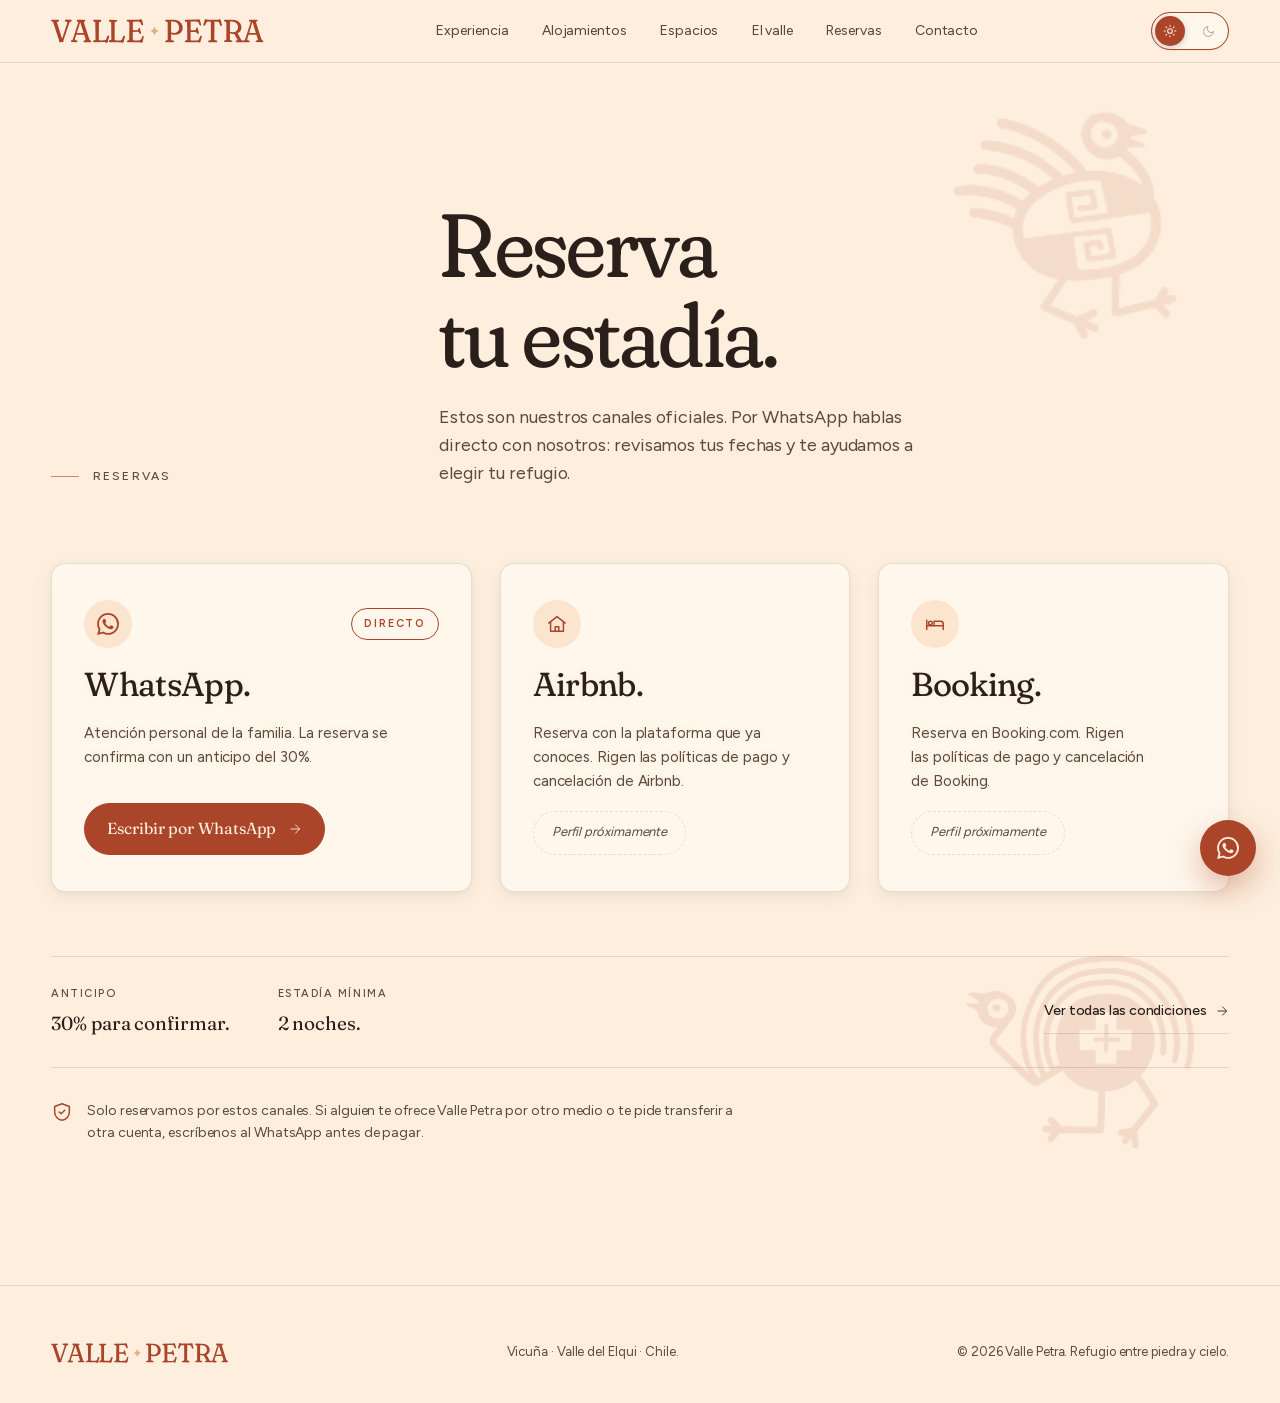
<file: site/reservas.html>
<!DOCTYPE html>
<html lang="es-CL">
<head>
  <meta charset="utf-8">
  <meta name="viewport" content="width=device-width, initial-scale=1">
  <title>Valle Petra - Reservas</title>
  <meta name="description" content="Canales oficiales para reservar en Valle Petra: WhatsApp directo, Airbnb y Booking.">
  <!-- Temporal: el sitio aún tiene fotos provisorias y datos [pendientes]. Quitar al lanzar (ver site/README.md). -->
  <meta name="robots" content="noindex">
  <!-- Vista previa al compartir el enlace (WhatsApp, iMessage, Instagram…). La imagen la genera
       tools/web/compartir.py. Las direcciones deben ser absolutas: cambiarlas al conectar el dominio propio. -->
  <meta property="og:type" content="website">
  <meta property="og:site_name" content="Valle Petra">
  <meta property="og:locale" content="es_CL">
  <meta property="og:url" content="https://vallepetra.cl/reservas">
  <meta property="og:title" content="Reservas — Valle Petra">
  <meta property="og:description" content="Canales oficiales para reservar tu estadía en Valle Petra, Valle del Elqui.">
  <meta property="og:image" content="https://vallepetra.cl/img/compartir.png">
  <meta property="og:image:type" content="image/png">
  <meta property="og:image:width" content="1200">
  <meta property="og:image:height" content="630">
  <meta property="og:image:alt" content="Logo de Valle Petra sobre fondo terracota">
  <meta name="twitter:card" content="summary_large_image">
  <meta name="theme-color" content="#AA4529" media="(prefers-color-scheme: light)">
  <meta name="theme-color" content="#111832" media="(prefers-color-scheme: dark)">

  <link rel="icon" href="favicon.ico" sizes="48x48">
  <link rel="icon" href="favicon.svg" type="image/svg+xml">
  <link rel="apple-touch-icon" href="apple-touch-icon.png">
  <link rel="manifest" href="site.webmanifest">

  <link rel="preload" href="fonts/fraunces.woff2" as="font" type="font/woff2" crossorigin>
  <link rel="preload" href="fonts/figtree-latin.woff2" as="font" type="font/woff2" crossorigin>
  <link rel="stylesheet" href="css/fuentes.css">
  <link rel="stylesheet" href="css/tokens.css">
  <link rel="stylesheet" href="css/estilos.css">

  <!-- Fija el modo claro/oscuro antes de pintar (sin parpadeo); el resto espera al HTML -->
  <script src="js/tema.js"></script>
  <script src="js/animaciones.js" defer></script>
</head>
<body class="pagina-interior">

<!-- Logo horizontal (menú y pie): se define una vez y se reutiliza con <use> -->
<svg class="vp-sprite" width="0" height="0" aria-hidden="true" focusable="false"><symbol id="vp-logo-horizontal" viewBox="0 0 13245 1495"><path class="vp-logo-ink" fill="currentColor" d="M11865.5 518.2Q11861.8 381.9 11792.9 279.1Q11724 176.2 11590.7 108.4Q11457.5 40.6 11250 47.8L10831.8 45.7Q10804.2 45.4 10789.2 57.8Q10774.3 70.2 10775.1 94.7Q10774.7 136.4 10817.3 154.3L10866.2 168.8Q10894.3 180.5 10908 199Q10921.8 217.4 10925 247.9L10921.5 1254.5Q10921.4 1280.8 10909.1 1296.5Q10896.7 1312.1 10870.2 1320.3L10824.8 1330.6Q10784 1347.5 10785.3 1384.3Q10784.3 1408.6 10799.4 1422.2Q10814.6 1435.8 10841.6 1437L11234.9 1438.4Q11271.9 1440.5 11287.9 1423.1Q11299.2 1410.8 11300 1388.7Q11299.6 1367.9 11286.6 1354.7Q11273.5 1341.5 11249.3 1333.8L11189.8 1322.5Q11165 1314.6 11154.5 1298.8Q11144 1282.9 11145.3 1256.5L11146.6 889.6Q11155.1 891.8 11163.9 893.8Q11211.7 905 11257.6 918Q11303.5 931 11348.6 934.5Q11384.7 933.8 11413 929.3L11613.8 1279.3Q11624.6 1300.2 11620.8 1312.1Q11617.1 1324.1 11598.9 1329.1L11544.2 1341.1Q11526.6 1346.8 11517.2 1357.2Q11507.9 1367.7 11508 1384.6Q11509.1 1439.3 11566.7 1442.8L11922.7 1445.9Q11955.5 1445 11971.6 1429.5Q11974.8 1426.4 11977.4 1422.8Q11980 1426.4 11983.5 1429.4Q11999.2 1443.4 12030.9 1442.4L12309 1451.7Q12343.1 1449.5 12358.5 1433.2Q12374 1416.8 12373.3 1390Q12372.8 1368.6 12362.8 1354.6Q12352.7 1340.7 12330.5 1333.8L12264.5 1324.2Q12242.9 1318.5 12233.2 1306Q12223.6 1293.6 12225.5 1271Q12227.5 1248.3 12237.3 1210.2L12308.5 978.8L12796.6 979L12877.3 1237.2Q12892.6 1281.4 12888.1 1300Q12883.5 1318.6 12863.6 1322.9L12797 1334.6Q12775.3 1342 12763.1 1354.4Q12750.8 1366.7 12749.8 1385.8Q12748.9 1409.4 12762.4 1423.6Q12775.9 1437.9 12804.2 1439.5L13177.3 1442.1Q13206.8 1443.2 13222.6 1429Q13238.3 1414.7 13238.6 1391.2Q13238.6 1370.5 13226.5 1357.6Q13214.4 1344.7 13184.8 1333.6Q13150 1320.1 13130.3 1297.9Q13110.5 1275.7 13097 1224.2L12777.6 226.5Q12765.3 190.8 12772.2 177.3Q12779.2 163.8 12805.4 155.3Q12835 146.2 12850.1 133.5Q12865.2 120.8 12865.7 99.3Q12866.5 75.5 12850.6 63Q12834.7 50.5 12804.4 51.1L12392 46.2Q12362.3 45 12346 59.8Q12329.7 74.6 12329.9 102.9Q12330.2 126.9 12346.9 140.1Q12363.7 153.3 12395.4 161.5Q12425.9 170.2 12432.9 182.8Q12439.9 195.4 12425.5 230.4L12103.6 1227Q12088.4 1273.1 12078.2 1290.1Q12068 1307.2 12044.1 1317.3L12008.9 1331.4Q11987.9 1345.2 11977.2 1358.7Q11977.1 1358.8 11977 1358.9Q11974.3 1355.6 11970.9 1352.9Q11955.6 1340.5 11914.9 1333.4Q11882.5 1324.8 11866.7 1311.8Q11850.9 1298.8 11836.4 1270.1L11625.1 880.8Q11681.3 862 11723 828Q11786.9 775.9 11823.1 698.8Q11859.4 621.8 11865.5 518.2ZM8203.9 549Q8208.9 409.3 8134.9 291.8Q8060.9 174.3 7927.2 108.7Q7793.5 43.2 7587.3 48.4L7178.5 45.9Q7146.7 43.6 7128.4 57.8Q7110.1 72.1 7108.3 100.2Q7105.7 145.8 7150.5 160.9L7212.7 168.5Q7242.1 175.8 7254.6 190.9Q7267 206.1 7267.1 235.4L7270.7 1255.4Q7271.1 1283.5 7259.2 1299.3Q7247.2 1315.1 7219.5 1323.3L7158.1 1335.8Q7112.3 1355.4 7112.4 1398.3Q7112.5 1422.8 7127.1 1433.6Q7141.6 1444.4 7168.1 1441L7608.4 1444.9Q7637.4 1447 7651 1434.1Q7664.6 1421.3 7663.4 1394.2Q7661.9 1367.9 7650.2 1354.1Q7638.6 1340.3 7616.6 1334.1L7531.2 1318.9Q7506.8 1313.2 7494.8 1297Q7482.7 1280.8 7484 1251.7L7483.2 951Q7508.8 959 7536.7 963.7Q7617.1 977.4 7709.8 984.5Q7866.5 987.7 7971.8 934.6Q8077.1 881.6 8142.4 775.6Q8207.7 669.5 8203.9 549ZM1639.1 1386.4Q1639.8 1365.3 1630.4 1351.5Q1621 1337.6 1598.2 1330.4L1530.1 1320.8Q1507.7 1315.6 1496.5 1303.8Q1485.3 1292 1485.6 1270.4Q1486 1248.8 1497.8 1212.2L1572.6 976.5L2066.7 980.2L2146.2 1232.8Q2161.7 1277.1 2157.2 1296.6Q2152.8 1316 2131.4 1320.8L2062.3 1333.5Q2041.4 1341 2031.3 1353.5Q2021.2 1366 2023.4 1385.9Q2025.3 1410.5 2039.4 1425.8Q2053.5 1441.2 2081.2 1443.7L2444.6 1444.7Q2477.1 1445.1 2493.9 1430.7Q2510.7 1416.3 2509.6 1393.1Q2508.3 1372.7 2496 1360Q2483.7 1347.4 2455.8 1336.8Q2423.9 1323.4 2406.2 1300Q2388.6 1276.6 2371.2 1221.8L2054.7 227.3Q2043.5 192.9 2049.7 180Q2055.8 167 2079.5 158.8Q2106.7 149.6 2121.4 136.6Q2136.1 123.7 2138 101.9Q2140.3 77.6 2124 64.9Q2107.8 52.3 2075.2 53.4L1671 46Q1641.8 43.5 1623.7 58.3Q1605.6 73.1 1602.5 102.9Q1600.1 127.9 1615.1 141.8Q1630.1 155.6 1660.1 164.5Q1689.6 173.6 1696.8 186Q1703.9 198.4 1693.1 232L1370.7 1232.8Q1358 1276.6 1349.6 1292.3Q1341.2 1308 1318.6 1317.1L1283.3 1330Q1260.7 1342.9 1248.1 1355.7Q1235.5 1368.4 1235 1386Q1234.5 1409.8 1251.9 1423.5Q1269.4 1437.3 1304.2 1436.4L1578.8 1448.3Q1610.2 1445.8 1624.5 1429.4Q1638.8 1413 1639.1 1386.4ZM4718 102Q4717.2 144.1 4765.5 163.2L4828.2 174.2Q4856.5 181.9 4869.2 197.7Q4882 213.5 4883.7 242.9L4871.5 1248.5Q4869.2 1273.9 4857.8 1290.1Q4846.4 1306.3 4823.3 1317.6L4773.9 1336Q4732.6 1355.3 4730.9 1395.9Q4729.3 1420.5 4745.3 1434.2Q4761.4 1447.8 4790.1 1447.7L5510.9 1450.9Q5536.6 1449.2 5557.3 1456.6Q5578 1463.9 5596.5 1471.2Q5614.9 1478.5 5634.3 1478.8Q5668.3 1480.5 5686.7 1464Q5705.2 1447.6 5718.1 1407.7L5774 1120.8Q5785.3 1094.3 5776.5 1076Q5767.7 1057.6 5741.4 1052.1Q5717.6 1046.3 5700.6 1055.8Q5683.6 1065.4 5675.6 1095.5Q5651.2 1197.3 5618.2 1246.2Q5585.2 1295.2 5544.2 1313.5Q5503.3 1331.9 5448.8 1334.3L5196.6 1336.3Q5149.8 1339.8 5123.7 1310.7Q5097.6 1281.6 5096.1 1224.8L5096.9 804.3L5376.7 800.4Q5416.2 803.2 5441 813.3Q5465.8 823.4 5482.9 844.7Q5499.9 866.1 5515.6 903.3Q5526.5 923.3 5542.9 930.4Q5559.3 937.6 5578.4 929.6Q5597.1 921.8 5604.9 902.6Q5612.8 883.4 5607.3 853.8L5539.8 595.4Q5531.7 545 5489.8 544.9Q5472 545.2 5460.3 559.1Q5448.6 573 5445.2 602.7Q5444.9 656.6 5427.4 676Q5410 695.5 5374.4 696.9L5097.1 694L5098.2 163.9L5430.6 158Q5470.4 159.1 5498.1 167.5Q5525.9 175.8 5547.4 196.6Q5568.9 217.4 5585.2 250.4Q5601.5 283.3 5623.4 343.3Q5637.4 376 5656.7 388.1Q5676.1 400.2 5698.4 396.1Q5722.2 392.6 5733.9 374Q5745.7 355.3 5736.4 322L5680.3 93Q5667.4 52.5 5649.5 33.3Q5631.6 14.1 5600.5 12.1Q5578 10.1 5562.2 17.8Q5546.5 25.5 5529.3 34.2Q5512.2 42.9 5485 42.9L4783.9 48Q4754.4 49.3 4736.8 63.2Q4719.2 77.1 4718 102ZM8336.9 102.8Q8334.3 147 8374.3 163.6L8427.1 169.6Q8452.6 175.1 8464 189.6Q8475.5 204.2 8475.8 234L8490.3 1247.5Q8491.8 1276.9 8480.9 1294.3Q8470 1311.6 8442.8 1321.7L8380.8 1338.1Q8332.1 1358.1 8330.9 1401.9Q8330 1426.9 8345.2 1439.4Q8360.3 1451.8 8388.2 1450.4L9113.9 1442.1Q9142 1439.1 9164 1444.9Q9185.9 1450.7 9205.8 1457.9Q9225.7 1465 9245.8 1466Q9279.6 1468.9 9294 1452.6Q9308.3 1436.3 9314.7 1399.8L9396.6 1117.6Q9401.4 1086.6 9390.4 1067.1Q9379.4 1047.5 9355.4 1043Q9332.6 1038.4 9315.1 1048Q9297.7 1057.7 9288.1 1087.5Q9251.2 1199.1 9219.3 1252.6Q9187.4 1306.1 9151.4 1322.9Q9115.4 1339.6 9060.7 1340.7L8796.5 1336.7Q8741.2 1341.7 8715 1316.8Q8688.9 1291.9 8694.2 1232.5L8697.7 810.2L8981.4 816Q9010.3 817.8 9031.1 825.7Q9051.8 833.6 9068.9 850.2Q9086.1 866.8 9106.2 897.4Q9120.2 915.2 9138.8 922.5Q9157.5 929.8 9178.7 922.8Q9200.4 916.2 9208.9 898Q9217.4 879.8 9209.6 852.3L9152.3 585.3Q9137.1 534.6 9094.4 535Q9075.7 535.3 9062.6 548Q9049.5 560.7 9043.8 589.7Q9039.5 649.5 9020.4 671.9Q9001.4 694.3 8969.6 693.8L8698.7 695.3L8703.1 153L9029.6 157.7Q9069.5 158.1 9100.3 165.4Q9131.1 172.6 9157.4 192.9Q9183.6 213.1 9203.7 251.3Q9223.8 289.5 9240.3 355.4Q9250.3 385.7 9270.9 395.4Q9291.5 405.2 9316.5 401.1Q9340.5 397.5 9350.6 382Q9360.7 366.5 9352 337.7L9282.1 85.7Q9272.3 48.2 9258 30.2Q9243.8 12.3 9215.5 10.5Q9193.7 8.3 9176.7 15.5Q9159.7 22.7 9139.9 30.6Q9120 38.5 9088.4 36.4L8392.6 47Q8366.6 47.4 8352.1 61.7Q8337.7 76 8336.9 102.8ZM863.4 99.1Q863.4 123.5 874.4 137.5Q885.5 151.5 904.7 158.1L971.6 168.3Q1005.2 176.3 1014.2 196.1Q1023.2 215.9 1012 254.7L692 1222.6L382.4 249.5Q366.8 212.4 371.9 194.2Q377.1 176 399.9 168.1L461.2 156.9Q482.4 147.9 493.3 135Q504.3 122.1 504.4 102.3Q505.4 77.3 491.4 64.2Q477.3 51.1 447 50.6L70.2 49.3Q38.6 47.9 22.4 60.4Q6.3 72.8 6 97.5Q5.2 137.6 49 151.9L87.8 163.1Q110.2 171.6 121.2 188.3Q132.1 205.1 141.7 239.1L490.9 1286.1Q495.7 1307.1 500.3 1324.7Q504.9 1342.3 503.7 1358.9L503 1384.1Q503.9 1411.6 518.2 1426.9Q532.5 1442.2 555.2 1442.8L727.8 1439.4Q749.8 1439.5 764.8 1423.9Q779.9 1408.4 779.7 1380.7L778.4 1356.7Q776.9 1338.5 781.9 1319.2Q787 1300 795.8 1271.6L1136.3 260.5Q1150.3 218.8 1165.2 200.8Q1180.1 182.9 1203.6 174.3L1245.6 160.4Q1270.1 148.8 1281.2 135Q1292.2 121.2 1291 99.9Q1289.1 75.7 1273.2 60.6Q1257.4 45.5 1225.1 45.9L926.1 37.8Q894.4 39.7 878.9 55.3Q863.4 70.9 863.4 99.1ZM9758.6 39Q9730.4 39.5 9711.4 30.4Q9692.4 21.3 9675.7 13Q9659 4.7 9637.1 6.2Q9605.7 7.6 9590.3 25.2Q9575 42.8 9568.2 81.6L9490.2 350.4Q9484.9 379.9 9497.2 397.7Q9509.5 415.6 9534 419Q9558.9 422.2 9578 411.3Q9597.1 400.3 9610.1 370.5Q9643.3 287 9664.8 242.5Q9686.2 198 9710.7 179.4Q9735.2 160.8 9777.7 159.2L9955.6 164.4L9956.8 1255.1Q9954.2 1284.5 9942.1 1302.1Q9930.1 1319.8 9906.1 1327.7L9833 1333.6Q9788.8 1347.1 9788.1 1392.5Q9788.3 1419.4 9805.6 1432.8Q9822.9 1446.2 9853.4 1444.9L10293.3 1451.5Q10353.9 1449.3 10354.1 1395.3Q10355.6 1350.8 10311.2 1336L10231.2 1323Q10204.9 1313.3 10190.6 1296.2Q10176.3 1279.1 10173.2 1252.3L10185.6 153.1L10333.7 165.1Q10379.4 161.8 10413.3 175.4Q10447.2 189.1 10474.3 235.8Q10501.4 282.6 10530 385.1Q10543.9 416 10564.7 424.9Q10585.5 433.8 10609.4 428.6Q10635.2 422.8 10643.3 404.5Q10651.4 386.3 10641.4 356.5L10580.4 83.4Q10569.2 45.4 10552.4 27.9Q10535.5 10.5 10503.8 10.2Q10484.1 9.5 10466.5 17.5Q10449 25.4 10427.9 34.7Q10406.8 44 10378.4 43.6ZM3092.3 168.4Q3137 152.4 3134.5 107.4Q3133.4 78.2 3116.9 61.6Q3100.4 45.1 3068 44L2678 44Q2650 43.2 2634.5 56.4Q2619 69.6 2620.2 94.2Q2621.4 136.1 2663.8 154.3L2713.7 172.3Q2736.1 184.7 2746.1 202.5Q2756 220.2 2757.9 249.5L2772.5 1259.5Q2772.2 1286.1 2759.3 1301.6Q2746.4 1317 2716.8 1324.9L2654.3 1332.8Q2609.7 1347 2614.6 1388.6Q2616.9 1414.4 2633.1 1428.3Q2649.4 1442.2 2676.3 1442L3339.3 1440.2Q3362.8 1442.9 3381.9 1454.2Q3400.9 1465.6 3419.2 1476.6Q3437.5 1487.5 3460.6 1488.6Q3491.7 1488.8 3510.4 1468.5Q3529.1 1448.2 3540.7 1402.6L3617.7 1120Q3628.3 1086.9 3618.4 1064.2Q3608.6 1041.4 3582.4 1034.5Q3557.3 1027.8 3536.1 1037.6Q3515 1047.4 3499.3 1078.4L3462.9 1192.3Q3450.2 1245.2 3429.7 1275.1Q3409.2 1305 3380.6 1315.7Q3351.9 1326.5 3312.1 1325.5L3054 1334.6Q3013.9 1330.2 2995.7 1309.3Q2977.6 1288.4 2977.2 1251.5L2987.5 242.7Q2987.8 214.3 2999.2 198.5Q3010.7 182.8 3035.5 175.3ZM4078.1 162Q4123.6 143.8 4123.5 103.7Q4123.8 79.2 4109.7 67.5Q4095.7 55.9 4066 57.9L3655.4 51.2Q3628.8 48.7 3614.8 62.5Q3600.8 76.3 3602.6 104.8Q3607.2 150.7 3650.5 167.2L3703.2 177.6Q3727.5 185.3 3738.1 199.1Q3748.7 212.8 3748.7 237.7L3757.9 1242.1Q3755.5 1270.7 3743.4 1288.2Q3731.4 1305.7 3704.2 1314.2L3644.5 1323.9Q3599.6 1340.8 3600.3 1387.3Q3601.2 1416 3618.6 1430.9Q3636.1 1445.7 3665.9 1446.1L4329.8 1451.5Q4355.2 1451 4376.1 1458Q4397 1465 4415.7 1472.8Q4434.3 1480.5 4456.3 1480.9Q4485.1 1481.3 4502.4 1463.3Q4519.7 1445.3 4531 1405L4609.2 1106.7Q4620.6 1077.4 4611.6 1060.4Q4602.7 1043.4 4576.6 1040.4Q4550.7 1036.2 4529.6 1045.4Q4508.5 1054.6 4494.9 1082.3L4454.9 1186.8Q4434.8 1243.3 4411.9 1277.7Q4389 1312.1 4360.6 1324.6Q4332.3 1337.1 4293.6 1333.8L4054.3 1332.7Q4010.1 1333.5 3988.7 1314.9Q3967.3 1296.3 3965.9 1256.3L3969 238Q3969.3 210 3981.6 195.1Q3994 180.1 4019.5 172.3ZM7482.9 841.1 7480.9 153.2 7577.6 157.3Q7707.4 159 7796.4 204.3Q7885.3 249.7 7928.4 336.3Q7971.4 423 7981.4 536Q7981.6 651.2 7941.7 721.8Q7901.9 792.4 7828.1 833Q7754.4 873.7 7654.2 869.4Q7616.6 868 7574.1 863.2Q7531.6 858.4 7489.1 843.4Q7486 842.3 7482.9 841.1ZM11146.9 797.7 11149.1 160.9 11248.8 160.7Q11371.2 155.1 11463.7 207.2Q11556.3 259.2 11602.4 333.7Q11648.5 408.2 11651.9 521.4Q11650 662.9 11561.2 740.5Q11472.3 818.2 11316.9 820.1Q11286 819.8 11248.6 815.6Q11211.1 811.4 11167.8 802.7Q11157.3 800.6 11146.9 797.7ZM2031.3 867.8 1606 871.3 1820 197.1 2031.3 867.8ZM12761.8 867.6 12341.1 873 12550.7 191.7 12761.8 867.6Z"/><path class="vp-logo-star" d="M6449.5 466.6Q6505.5 690.6 6729.5 746.6Q6505.5 802.6 6449.5 1026.6Q6393.5 802.6 6169.5 746.6Q6393.5 690.6 6449.5 466.6Z"/></symbol></svg>

<!-- ============ MENÚ ============ -->
<header class="site scrolled" id="siteHeader" data-solido>
  <div class="wrap nav">
    <a href="index.html" class="brand" aria-label="Valle Petra — inicio">
      <svg class="vp-logo vp-logo--horizontal" viewBox="0 0 13245 1495" aria-hidden="true" focusable="false"><use href="#vp-logo-horizontal"/></svg>
    </a>
    <nav class="nav-links" aria-label="Principal">
      <a href="index.html#experiencia">Experiencia</a>
      <a href="index.html#alojamientos">Alojamientos</a>
      <a href="index.html#espacios">Espacios</a>
      <a href="index.html#entorno">El valle</a>
      <a href="reservas.html" aria-current="page">Reservas</a>
      <a href="index.html#contacto">Contacto</a>
    </nav>
    <div class="nav-right">
      <button class="theme-toggle hint" id="themeToggle" type="button" aria-label="Cambiar entre modo día y noche" title="Día / Noche del valle">
        <span class="icon-track" aria-hidden="true">
          <svg class="icon-sun-bg" viewBox="0 0 24 24" fill="none" stroke="currentColor" stroke-width="1.6" stroke-linecap="round" stroke-linejoin="round">
            <circle cx="12" cy="12" r="4"/>
            <path d="M12 2v2M12 20v2M4.93 4.93l1.41 1.41M17.66 17.66l1.41 1.41M2 12h2M20 12h2M4.93 19.07l1.41-1.41M17.66 6.34l1.41-1.41"/>
          </svg>
          <svg class="icon-moon-bg" viewBox="0 0 24 24" fill="none" stroke="currentColor" stroke-width="1.6" stroke-linecap="round" stroke-linejoin="round">
            <path d="M21 12.79A9 9 0 1 1 11.21 3 7 7 0 0 0 21 12.79z"/>
          </svg>
        </span>
        <span class="thumb" aria-hidden="true">
          <svg class="icon-moon" viewBox="0 0 24 24" fill="none" stroke="currentColor" stroke-width="1.8" stroke-linecap="round" stroke-linejoin="round">
            <path d="M21 12.79A9 9 0 1 1 11.21 3 7 7 0 0 0 21 12.79z"/>
          </svg>
          <svg class="icon-sun" viewBox="0 0 24 24" fill="none" stroke="currentColor" stroke-width="1.8" stroke-linecap="round" stroke-linejoin="round">
            <circle cx="12" cy="12" r="4"/>
            <path d="M12 2v2M12 20v2M4.93 4.93l1.41 1.41M17.66 17.66l1.41 1.41M2 12h2M20 12h2M4.93 19.07l1.41-1.41M17.66 6.34l1.41-1.41"/>
          </svg>
        </span>
      </button>
      <button class="menu-btn" id="menuBtn" type="button" aria-label="Abrir menú" aria-expanded="false" aria-controls="mobileMenu">
        <span></span><span></span><span></span>
      </button>
    </div>
  </div>
</header>

<nav class="mobile-menu" id="mobileMenu" aria-label="Menú" inert>
  <div class="mm-links">
    <a href="index.html#experiencia"><span class="mm-txt">Experiencia</span></a>
    <a href="index.html#alojamientos"><span class="mm-txt">Alojamientos</span></a>
    <a href="index.html#espacios"><span class="mm-txt">Espacios</span></a>
    <a href="index.html#entorno"><span class="mm-txt">El valle</span></a>
    <a href="reservas.html" aria-current="page"><span class="mm-txt">Reservas</span></a>
    <a href="index.html#contacto"><span class="mm-txt">Contacto</span></a>
  </div>
  <svg class="mm-star" viewBox="2658 6 477 477" aria-hidden="true" focusable="false"><path d="M2896.4 6Q2944 196.4 3134.4 244Q2944 291.6 2896.4 482Q2848.8 291.6 2658.4 244Q2848.8 196.4 2896.4 6Z"/></svg>
  <div class="mm-foot">
    <a href="reservas.html" class="wa-btn mm-cta"><svg viewBox="0 0 24 24" fill="none" stroke="currentColor" stroke-width="1.8" stroke-linecap="round" stroke-linejoin="round" aria-hidden="true"><path d="M8 2v3M16 2v3M3 9h18M5 5h14a2 2 0 0 1 2 2v12a2 2 0 0 1-2 2H5a2 2 0 0 1-2-2V7a2 2 0 0 1 2-2z"/></svg>Reservar tu estadía</a>
    <div class="mm-redes">
      <a href="https://wa.me/56990976513" target="_blank" rel="noopener"><svg viewBox="0 0 24 24" fill="currentColor" aria-hidden="true"><path d="M17.472 14.382c-.297-.149-1.758-.867-2.03-.967-.273-.099-.471-.148-.67.15-.197.297-.767.967-.94 1.164-.173.199-.347.223-.644.075-.297-.15-1.255-.463-2.39-1.475-.883-.788-1.48-1.761-1.653-2.059-.173-.297-.018-.458.13-.606.134-.133.298-.347.446-.52.149-.174.198-.298.298-.497.099-.198.05-.371-.025-.52-.075-.149-.669-1.612-.916-2.207-.242-.579-.487-.5-.669-.51-.173-.008-.371-.01-.57-.01-.198 0-.52.074-.792.372-.272.297-1.04 1.016-1.04 2.479 0 1.462 1.065 2.875 1.213 3.074.149.198 2.096 3.2 5.077 4.487.71.306 1.263.489 1.694.625.712.227 1.36.195 1.871.118.571-.085 1.758-.719 2.006-1.413.248-.694.248-1.289.173-1.413-.074-.124-.272-.198-.57-.347zM12.05 21.785h-.004a9.87 9.87 0 0 1-5.031-1.378l-.361-.214-3.741.982.998-3.648-.235-.374a9.86 9.86 0 0 1-1.51-5.26c.001-5.45 4.436-9.884 9.888-9.884 2.64 0 5.122 1.03 6.988 2.898a9.825 9.825 0 0 1 2.893 6.994c-.003 5.45-4.437 9.884-9.885 9.884m8.413-18.297A11.815 11.815 0 0 0 12.05 0C5.495 0 .16 5.335.157 11.892c0 2.096.547 4.142 1.588 5.945L.057 24l6.305-1.654a11.882 11.882 0 0 0 5.683 1.448h.005c6.554 0 11.89-5.335 11.893-11.893a11.821 11.821 0 0 0-3.48-8.413"/></svg>WhatsApp</a>
      <a href="https://instagram.com/vallepetraelqui" target="_blank" rel="noopener"><svg viewBox="0 0 24 24" fill="none" stroke="currentColor" stroke-width="1.6" stroke-linecap="round" stroke-linejoin="round" aria-hidden="true"><rect x="3" y="3" width="18" height="18" rx="5"/><circle cx="12" cy="12" r="4"/><circle cx="17.5" cy="6.5" r="1" fill="currentColor" stroke="none"/></svg>Instagram</a>
    </div>
    <p class="mm-lugar">Vicuña · Valle del Elqui · Chile</p>
  </div>
</nav>

<main>

<!-- ============ RESERVAS ============ -->
<section class="page-intro diaguita-bg">
  <span class="folk-mark folk-reservas-big" aria-hidden="true"></span>
  <span class="folk-mark folk-reservas-ringed" aria-hidden="true"></span>
  <div class="wrap">
    <div class="section-head">
      <p class="eyebrow section-num reveal">Reservas</p>
      <div>
        <h1 class="reveal delay-1">Reserva tu estadía.</h1>
        <p class="lead reveal delay-2">
          Estos son nuestros canales oficiales. Por WhatsApp hablas directo con nosotros: revisamos tus fechas y te ayudamos a elegir tu refugio.
        </p>
      </div>
    </div>

    <div class="canales stagger">
      <article class="resv-card canal">
        <div class="canal-top">
          <span class="canal-icon" aria-hidden="true">
            <svg viewBox="0 0 24 24" fill="currentColor"><path d="M17.472 14.382c-.297-.149-1.758-.867-2.03-.967-.273-.099-.471-.148-.67.15-.197.297-.767.967-.94 1.164-.173.199-.347.223-.644.075-.297-.15-1.255-.463-2.39-1.475-.883-.788-1.48-1.761-1.653-2.059-.173-.297-.018-.458.13-.606.134-.133.298-.347.446-.52.149-.174.198-.298.298-.497.099-.198.05-.371-.025-.52-.075-.149-.669-1.612-.916-2.207-.242-.579-.487-.5-.669-.51-.173-.008-.371-.01-.57-.01-.198 0-.52.074-.792.372-.272.297-1.04 1.016-1.04 2.479 0 1.462 1.065 2.875 1.213 3.074.149.198 2.096 3.2 5.077 4.487.71.306 1.263.489 1.694.625.712.227 1.36.195 1.871.118.571-.085 1.758-.719 2.006-1.413.248-.694.248-1.289.173-1.413-.074-.124-.272-.198-.57-.347zM12.05 21.785h-.004a9.87 9.87 0 0 1-5.031-1.378l-.361-.214-3.741.982.998-3.648-.235-.374a9.86 9.86 0 0 1-1.51-5.26c.001-5.45 4.436-9.884 9.888-9.884 2.64 0 5.122 1.03 6.988 2.898a9.825 9.825 0 0 1 2.893 6.994c-.003 5.45-4.437 9.884-9.885 9.884m8.413-18.297A11.815 11.815 0 0 0 12.05 0C5.495 0 .16 5.335.157 11.892c0 2.096.547 4.142 1.588 5.945L.057 24l6.305-1.654a11.882 11.882 0 0 0 5.683 1.448h.005c6.554 0 11.89-5.335 11.893-11.893a11.821 11.821 0 0 0-3.48-8.413"/></svg>
          </span>
          <span class="canal-tag">Directo</span>
        </div>
        <h2>WhatsApp.</h2>
        <p>Atención personal de la familia. La reserva se confirma con un anticipo del 30%.</p>
        <a href="https://wa.me/56990976513?text=Hola%20Valle%20Petra%2C%20quisiera%20reservar%20una%20estad%C3%ADa." target="_blank" rel="noopener" class="wa-btn canal-btn">
          Escribir por WhatsApp
          <svg class="arrow" viewBox="0 0 24 24" fill="none" stroke="currentColor" stroke-width="1.5" stroke-linecap="round" stroke-linejoin="round" aria-hidden="true"><path d="M5 12h14M13 5l7 7-7 7"/></svg>
        </a>
      </article>

      <article class="resv-card canal">
        <div class="canal-top">
          <span class="canal-icon" aria-hidden="true">
            <svg viewBox="0 0 24 24" fill="none" stroke="currentColor" stroke-width="1.6" stroke-linecap="round" stroke-linejoin="round"><path d="M3 11l9-7 9 7"/><path d="M5 10v10h14V10"/><path d="M10 20v-5h4v5"/></svg>
          </span>
        </div>
        <h2>Airbnb.</h2>
        <p>Reserva con la plataforma que ya conoces. Rigen las políticas de pago y cancelación de Airbnb.</p>
        <!-- Pendiente: cuando exista el perfil, cambiar este <span> por
             <a href="URL-DEL-PERFIL" target="_blank" rel="noopener" class="btn btn-outline canal-btn">Ver en Airbnb</a> -->
        <span class="canal-pronto" data-pendiente>Perfil próximamente</span>
      </article>

      <article class="resv-card canal">
        <div class="canal-top">
          <span class="canal-icon" aria-hidden="true">
            <svg viewBox="0 0 24 24" fill="none" stroke="currentColor" stroke-width="1.6" stroke-linecap="round" stroke-linejoin="round"><path d="M3 18V8"/><path d="M3 14h18v4"/><path d="M21 14v-2a3 3 0 0 0-3-3h-7v5"/><circle cx="7" cy="11" r="2"/></svg>
          </span>
        </div>
        <h2>Booking.</h2>
        <p>Reserva en Booking.com. Rigen las políticas de pago y cancelación de Booking.</p>
        <!-- Pendiente: cuando exista el perfil, cambiar este <span> por
             <a href="URL-DEL-PERFIL" target="_blank" rel="noopener" class="btn btn-outline canal-btn">Ver en Booking</a> -->
        <span class="canal-pronto" data-pendiente>Perfil próximamente</span>
      </article>
    </div>

    <div class="canal-info reveal">
      <dl class="canal-condiciones">
        <div><dt>Anticipo</dt><dd>30% para confirmar.</dd></div>
        <div><dt>Estadía mínima</dt><dd>2 noches.</dd></div>
      </dl>
      <a href="index.html#reservas" class="canal-mas">
        Ver todas las condiciones
        <svg viewBox="0 0 24 24" width="14" height="14" fill="none" stroke="currentColor" stroke-width="1.5" stroke-linecap="round" stroke-linejoin="round" aria-hidden="true"><path d="M5 12h14M13 5l7 7-7 7"/></svg>
      </a>
    </div>

    <p class="canal-aviso reveal">
      <svg viewBox="0 0 24 24" fill="none" stroke="currentColor" stroke-width="1.6" stroke-linecap="round" stroke-linejoin="round" aria-hidden="true"><path d="M12 3l8 3v6c0 4.5-3.4 8.3-8 9-4.6-.7-8-4.5-8-9V6l8-3z"/><path d="M9 12l2 2 4-4"/></svg>
      <span>Solo reservamos por estos canales. Si alguien te ofrece Valle Petra por otro medio o te pide transferir a otra cuenta, escríbenos al WhatsApp antes de pagar.</span>
    </p>
  </div>
</section>

</main>

<!-- ============ PIE ============ -->
<footer class="site">
  <div class="wrap foot">
    <div class="foot-mark"><svg class="vp-logo vp-logo--horizontal" viewBox="0 0 13245 1495" role="img" aria-label="Valle Petra"><use href="#vp-logo-horizontal"/></svg></div>
    <div>Vicuña · Valle del Elqui · Chile.</div>
    <div>© <span id="year">2026</span> Valle Petra. Refugio entre piedra y cielo.</div>
  </div>
</footer>

<a href="https://wa.me/56990976513?text=Hola%20Valle%20Petra%2C%20quisiera%20consultar%20por%20una%20estad%C3%ADa." class="wa-float" target="_blank" rel="noopener" aria-label="Escribir por WhatsApp">
  <svg viewBox="0 0 24 24" fill="currentColor" aria-hidden="true"><path d="M17.472 14.382c-.297-.149-1.758-.867-2.03-.967-.273-.099-.471-.148-.67.15-.197.297-.767.967-.94 1.164-.173.199-.347.223-.644.075-.297-.15-1.255-.463-2.39-1.475-.883-.788-1.48-1.761-1.653-2.059-.173-.297-.018-.458.13-.606.134-.133.298-.347.446-.52.149-.174.198-.298.298-.497.099-.198.05-.371-.025-.52-.075-.149-.669-1.612-.916-2.207-.242-.579-.487-.5-.669-.51-.173-.008-.371-.01-.57-.01-.198 0-.52.074-.792.372-.272.297-1.04 1.016-1.04 2.479 0 1.462 1.065 2.875 1.213 3.074.149.198 2.096 3.2 5.077 4.487.71.306 1.263.489 1.694.625.712.227 1.36.195 1.871.118.571-.085 1.758-.719 2.006-1.413.248-.694.248-1.289.173-1.413-.074-.124-.272-.198-.57-.347zM12.05 21.785h-.004a9.87 9.87 0 0 1-5.031-1.378l-.361-.214-3.741.982.998-3.648-.235-.374a9.86 9.86 0 0 1-1.51-5.26c.001-5.45 4.436-9.884 9.888-9.884 2.64 0 5.122 1.03 6.988 2.898a9.825 9.825 0 0 1 2.893 6.994c-.003 5.45-4.437 9.884-9.885 9.884m8.413-18.297A11.815 11.815 0 0 0 12.05 0C5.495 0 .16 5.335.157 11.892c0 2.096.547 4.142 1.588 5.945L.057 24l6.305-1.654a11.882 11.882 0 0 0 5.683 1.448h.005c6.554 0 11.89-5.335 11.893-11.893a11.821 11.821 0 0 0-3.48-8.413"/></svg>
  <span class="label">WhatsApp</span>
</a>

</body>
</html>
</file>
<file: site/css/fuentes.css>
/* Fuentes alojadas en el sitio (sin Google Fonts).
   Fraunces: la variable completa con los ejes SOFT y WONK (la "estática" de Google
   no los trae), recortada a latín. Figtree: variable (300–700), latín y latín extendido.
   Ambas con licencia SIL Open Font License 1.1. */

@font-face {
  font-family: 'Fraunces';
  font-style: normal;
  font-weight: 100 900;
  font-display: swap;
  src: url("../fonts/fraunces.woff2") format("woff2");
  unicode-range: U+0000-00FF, U+0100-017F, U+0131, U+0152-0153, U+02BB-02BC, U+02C6, U+02DA, U+02DC,
    U+0304, U+0308, U+0329, U+2000-206F, U+20AC, U+2122, U+2191, U+2193, U+2212, U+2215, U+FEFF, U+FFFD;
}

@font-face {
  font-family: 'Fraunces';
  font-style: italic;
  font-weight: 100 900;
  font-display: swap;
  src: url("../fonts/fraunces-italic.woff2") format("woff2");
  unicode-range: U+0000-00FF, U+0100-017F, U+0131, U+0152-0153, U+02BB-02BC, U+02C6, U+02DA, U+02DC,
    U+0304, U+0308, U+0329, U+2000-206F, U+20AC, U+2122, U+2191, U+2193, U+2212, U+2215, U+FEFF, U+FFFD;
}

/* Figtree — latín extendido */
@font-face {
  font-family: 'Figtree';
  font-style: normal;
  font-weight: 300 700;
  font-display: swap;
  src: url("../fonts/figtree-latin-ext.woff2") format("woff2");
  unicode-range: U+0100-02BA, U+02BD-02C5, U+02C7-02CC, U+02CE-02D7, U+02DD-02FF, U+0304, U+0308, U+0329,
    U+1D00-1DBF, U+1E00-1E9F, U+1EF2-1EFF, U+2020, U+20A0-20AB, U+20AD-20C4, U+2113, U+2C60-2C7F, U+A720-A7FF;
}

/* Figtree — latín */
@font-face {
  font-family: 'Figtree';
  font-style: normal;
  font-weight: 300 700;
  font-display: swap;
  src: url("../fonts/figtree-latin.woff2") format("woff2");
  unicode-range: U+0000-00FF, U+0131, U+0152-0153, U+02BB-02BC, U+02C6, U+02DA, U+02DC, U+0304, U+0308,
    U+0329, U+2000-206F, U+20AC, U+2122, U+2191, U+2193, U+2212, U+2215, U+FEFF, U+FFFD;
}
</file>
<file: site/css/tokens.css>
/* Valle Petra — tokens de diseño.
   Paleta de marca: brand/FICHA-TECNICA.md.
   El modo se elige con html[data-theme="light" | "dark"] (lo fija js/tema.js). */

:root {
  /* Paleta de marca */
  --adobe: #AA4529;        /* letras del logo en claro, acento principal */
  --adobe-dark: #A03E25;   /* adobe de apoyo, hover */
  --cream: #FDEEDD;        /* fondo en claro */
  --gold: #E0AF7F;         /* estrella del logo en claro */
  --ink: #2A1F1A;          /* texto oscuro */
  --ink-soft: #5a4a40;
  --night: #111832;        /* fondo en oscuro */
  --ivory: #EEEDF0;        /* letras en oscuro */
  --gold-soft: #D6B98B;    /* oro arena */
  --gold-bright: #E9CA94;  /* estrella del logo en oscuro y sobre terracota */
  --on-photo: #fbeed9;     /* texto crema sobre fotos, en ambos modos */

  /* Tipografía */
  --font-serif: 'Fraunces', 'Georgia', serif;
  --font-sans: 'Figtree', system-ui, -apple-system, sans-serif;

  /* Semánticos — modo claro */
  --bg: var(--cream);
  --fg: var(--ink);
  --fg-soft: var(--ink-soft);
  --accent: var(--adobe);
  --accent-hover: var(--adobe-dark);
  --surface: #fff7ec;
  --surface-2: #fbe5cf;
  --line-c: rgba(42, 31, 26, .12);
  /* Menú al bajar: casi opaco, sin desenfoque de fondo */
  --header-bg: rgba(253, 238, 221, 0.96);

  /* Logo */
  --logo-ink: #AA4529;
  --logo-star: #E0AF7F;
}

html[data-theme="dark"] {
  --bg: var(--night);
  --fg: var(--ivory);
  --fg-soft: rgba(238, 237, 240, 0.68);
  --accent: var(--gold-soft);
  --accent-hover: var(--gold-bright);
  --surface: #161e3b;
  --surface-2: #1c2547;
  --line-c: rgba(238, 237, 240, .10);
  --header-bg: rgba(17, 24, 50, 0.96);

  --logo-ink: #EEEDF0;
  --logo-star: #E9CA94;
}
</file>
<file: site/css/estilos.css>
/* Valle Petra — estilos de la landing.
   Requiere fuentes.css y tokens.css (colores de modo claro/oscuro).
   Orden: base, tipografía, logo, cielo y adornos, secciones en el orden de la página,
   animaciones, visor de galería, fotos provisorias y áreas táctiles.
   Regla de la casa: nada de desenfoque de fondo (ver CLAUDE.md). */

/* ---------- Reset ---------- */
*, *::before, *::after { box-sizing: border-box; }
html { scroll-behavior: smooth; -webkit-text-size-adjust: 100%; }
body {
  margin: 0;
  background: var(--bg);
  color: var(--fg);
  font-family: var(--font-sans);
  font-weight: 400;
  font-size: 17px;
  line-height: 1.6;
  letter-spacing: -0.005em;
  transition: background-color .5s ease, color .5s ease;
  -webkit-font-smoothing: antialiased;
  text-rendering: optimizeLegibility;
}
img { max-width: 100%; display: block; }
a { color: inherit; text-decoration: none; }
button { font: inherit; color: inherit; background: none; border: 0; cursor: pointer; }

/* ---------- Type ---------- */
h1, h2, h3, h4 { font-family: var(--font-serif); font-weight: 400; font-style: normal; letter-spacing: -0.02em; line-height: 1.05; margin: 0; text-wrap: balance; }
/* Fraunces con los ejes SOFT y WONK, como en el logo */
h1, h2, h3, h4, .hero-sub, .hero-quote {
  font-variation-settings: 'SOFT' 100, 'WONK' 1;
  font-optical-sizing: auto;
}
h1 { font-size: clamp(48px, 9vw, 132px); }
h2 { font-size: clamp(36px, 5.5vw, 68px); line-height: 1.04; }
h3 { font-size: clamp(22px, 2.4vw, 30px); line-height: 1.18; }
p  { margin: 0; text-wrap: pretty; }
.eyebrow {
  font-family: var(--font-sans);
  font-size: 12px;
  letter-spacing: 0.18em;
  text-transform: uppercase;
  color: var(--fg-soft);
  font-weight: 500;
}
.lead { font-size: clamp(17px, 1.4vw, 20px); color: var(--fg-soft); line-height: 1.55; max-width: 56ch; }
.section-head .lead { margin-top: 24px; }
#experiencia .section-head .lead { margin-top: 28px; }

/* ---------- Logo ----------
   Trazos vectoriales de brand/svg (nunca reescribirlo con la fuente).
   Las letras usan currentColor; la estrella, --vp-star. El horizontal es un <symbol>
   que se reutiliza en el menú y el pie con <use>. */
.vp-sprite { position: absolute; width: 0; height: 0; overflow: hidden; }
.vp-logo { display: block; --vp-star: var(--logo-star); }
.vp-logo-ink { fill: currentColor; }
.vp-logo-star { fill: var(--vp-star); }
.brand .vp-logo { height: 24px; width: auto; }
@media (max-width: 480px) { .brand .vp-logo { height: 20px; } }
header.site .brand { color: var(--cream); }
header.site .brand .vp-logo { --vp-star: var(--gold-bright); }
header.site.scrolled .brand,
header.site.menu-abierto .brand { color: var(--logo-ink); }
header.site.scrolled .brand .vp-logo,
header.site.menu-abierto .brand .vp-logo { --vp-star: var(--logo-star); }
.hero h1.hero-logo { display: flex; justify-content: center; line-height: 0; }
/* margen interno para que la sombra del logo no quede recortada por la máscara de la animación */
.hero h1.hero-logo > span:first-child { padding: 24px; margin: -24px; }
.hero h1.hero-logo .vp-logo {
  width: clamp(230px, 30vw, 440px); height: auto;
  color: var(--cream); --vp-star: var(--gold-bright);
  filter: drop-shadow(0 2px 12px rgba(20,12,8,.45));
}
.foot .foot-mark .vp-logo { height: 20px; width: auto; color: var(--logo-ink); }
/* Texto solo para lectores de pantalla */
.vp-sr {
  position: absolute !important; width: 1px; height: 1px; padding: 0; margin: -1px;
  overflow: hidden; clip: rect(0,0,0,0); white-space: nowrap; border: 0;
}

/* ---------- Layout ---------- */
.wrap { width: 100%; max-width: 1280px; margin: 0 auto; padding-inline: clamp(20px, 4vw, 56px); }
section { padding-block: clamp(80px, 11vw, 160px); position: relative; }

/* ---------- Starfield (dark mode only) ----------
   Cielo nocturno procedural: 3 capas de estrellas a distintas escalas
   + 2 nebulosas muy tenues evocando la Vía Láctea. Fixed para
   persistir entre secciones, opacidad baja para no distraer. */
html[data-theme="dark"] body::before {
  content: "";
  position: fixed;
  inset: 0;
  z-index: -1;
  pointer-events: none;
  background:
    /* Vignette atmosférico: glow muy sutil arriba y profundidad abajo */
    radial-gradient(ellipse 110% 60% at 50% -10%, rgba(120,145,210,0.10), transparent 70%),
    radial-gradient(ellipse 100% 60% at 50% 110%, rgba(28,36,71,0.45), transparent 70%),
    /* Campo de estrellas — múltiples capas tileadas a distintas escalas
       para evitar repetición visible */
    radial-gradient(1.6px 1.6px at 47px 23px, #ffffff, transparent 60%),
    radial-gradient(1.4px 1.4px at 173px 81px, rgba(235,242,255,0.95), transparent 60%),
    radial-gradient(1.4px 1.4px at 89px 137px, rgba(255,245,225,0.9), transparent 60%),
    radial-gradient(1.1px 1.1px at 218px 41px, rgba(255,255,255,0.85), transparent 55%),
    radial-gradient(1.1px 1.1px at 11px 109px, rgba(220,230,255,0.85), transparent 55%),
    radial-gradient(0.9px 0.9px at 134px 19px, rgba(255,255,255,0.75), transparent 50%),
    radial-gradient(0.9px 0.9px at 67px 71px, rgba(245,235,255,0.7), transparent 50%),
    radial-gradient(0.7px 0.7px at 198px 113px, rgba(255,255,255,0.6), transparent 50%),
    radial-gradient(0.7px 0.7px at 38px 159px, rgba(225,235,255,0.55), transparent 50%),
    radial-gradient(0.6px 0.6px at 152px 95px, rgba(255,255,255,0.5), transparent 50%);
  background-size:
    100% 100%, 100% 100%,
    340px 220px, 380px 240px, 320px 200px,
    260px 180px, 280px 200px,
    220px 160px, 240px 170px,
    180px 140px, 200px 150px, 160px 130px;
  background-repeat:
    no-repeat, no-repeat,
    repeat, repeat, repeat,
    repeat, repeat,
    repeat, repeat,
    repeat, repeat, repeat;
}
/* Estrellas ancla con halo — Sirius, Canopus, Alpha Centauri, Antares y más
   (constelaciones del hemisferio sur, visibles desde el Valle del Elqui).
   Una sola .star-anchor con múltiples box-shadow simula varios puntos brillantes. */
html[data-theme="dark"] body::after {
  content: "";
  position: fixed;
  top: 18%;
  right: 22%;
  width: 4px;
  height: 4px;
  border-radius: 50%;
  background: #ffffff;
  /* La sombra principal del propio elemento + ancla blanca */
  box-shadow:
    /* Sirius — la estrella ancla original (más brillante) */
    0 0 8px 1px rgba(255,255,255,0.6),
    0 0 24px 6px rgba(180,200,255,0.18),
    /* Canopus — abajo izquierda, blanco-amarillo */
    32vw 58vh 0 -1px rgba(255,250,235,0.95),
    32vw 58vh 6px 0 rgba(255,245,220,0.4),
    32vw 58vh 18px 4px rgba(255,235,200,0.15),
    /* Alpha Centauri — arriba izquierda, blanco cálido */
    -42vw -34vh 0 -1px rgba(255,255,245,0.9),
    -42vw -34vh 5px 0 rgba(255,250,230,0.35),
    -42vw -34vh 16px 3px rgba(245,230,210,0.12),
    /* Antares — derecha media, tinte rojizo (gigante roja) */
    28vw -8vh 0 -1px rgba(255,210,195,0.92),
    28vw -8vh 6px 0 rgba(255,180,160,0.32),
    28vw -8vh 18px 4px rgba(255,150,140,0.12),
    /* Vega — arriba derecha, azul-blanco */
    24vw -36vh 0 -1.2px rgba(225,235,255,0.85),
    24vw -36vh 4px 0 rgba(200,220,255,0.3),
    /* Rigel — abajo derecha, azul */
    -18vw 38vh 0 -1.2px rgba(210,225,255,0.82),
    -18vw 38vh 4px 0 rgba(180,210,255,0.28),
    /* Pequeña azul-verde tenue */
    -8vw 12vh 0 -1.6px rgba(200,235,225,0.7);
  z-index: -1;
  pointer-events: none;
}
html[data-theme="light"] body::before,
html[data-theme="light"] body::after { content: none; }
/* Secciones con fondo de superficie (Alojamientos y Entorno) */
.section-surface {
  background: var(--surface);
  border-top: 1px solid var(--line-c);
  border-bottom: 1px solid var(--line-c);
}
/* En oscuro, fondos semitransparentes para que el cielo respire detrás.
   Sin desenfoque de fondo: en Mac (Chrome y Safari) causaba parpadeos al bajar. */
html[data-theme="dark"] .section-surface,
html[data-theme="dark"] .contact { background: rgba(22, 30, 59, 0.86); }
html[data-theme="dark"] footer.site { background: rgba(17, 24, 50, 0.94); }

/* ---------- Folk diaguita decorations (light mode only) ----------
   Iconografía diaguita en color adobe, planos (sin animación), distribuidos
   como acentos estáticos en los márgenes/blancos de las secciones cream.
   Mantienen el toque premium/minimalista: pocos elementos, escalas grandes,
   siempre fuera de la columna de lectura. */
.diaguita-bg { position: relative; }

/* Halo crema sutil detrás del texto por si un ícono cae cerca del contenido */
html[data-theme="light"] .diaguita-bg h2,
html[data-theme="light"] .diaguita-bg h3,
html[data-theme="light"] .diaguita-bg h4,
html[data-theme="light"] .diaguita-bg .lead,
html[data-theme="light"] .diaguita-bg .eyebrow,
html[data-theme="light"] .diaguita-bg p {
  text-shadow:
    0 0 12px var(--cream),
    0 0 4px rgba(253, 238, 221, 0.85);
}

/* Cada folk-mark se ancla a la sección padre (.diaguita-bg) y vive en margen */
.folk-mark {
  position: absolute;
  background-repeat: no-repeat;
  background-size: contain;
  background-position: center;
  pointer-events: none;
  z-index: 0;
  opacity: 0.13;
}
/* Por encima del fondo, pero detrás de las cards: cards quedan en z-index: 1 implícito */
.diaguita-bg .wrap { position: relative; z-index: 1; }

html[data-theme="dark"] .folk-mark { display: none; }

/* ----- EXPERIENCIA: ave grande abajo izquierda, ave-espiral derecha, diamante izquierda ----- */
.folk-experiencia-sun {
  background-image: url("../img/deco/experiencia-ave.webp");
  width: 280px; height: 280px;
  bottom: 8%; left: 4%;
  opacity: 0.10;
}
.folk-experiencia-diamond {
  background-image: url("../img/deco/experiencia-diamante.webp");
  width: 180px; height: 270px;
  top: 8%; left: 4%;
  opacity: 0.11;
}
.folk-experiencia-spiral {
  background-image: url("../img/deco/experiencia-espiral.webp");
  width: 280px; height: 280px;
  top: 8%; right: 4%;
  opacity: 0.11;
}

/* ----- ESPACIOS COMUNES: ave-check arriba derecha, ave-cross abajo izquierda ----- */
.folk-espacios-check {
  background-image: url("../img/deco/espacios-ave.webp");
  width: 300px; height: 270px;
  top: 9%; right: 2vw;
  opacity: 0.12;
  transform: scaleX(-1);
}
.folk-espacios-cross {
  background-image: url("../img/deco/ave-cruz.webp");
  width: 240px; height: 250px;
  bottom: 10%; left: 2vw;
  opacity: 0.11;
}
.folk-espacios-diamond {
  background-image: url("../img/deco/espacios-diamante.webp");
  width: 220px; height: 260px;
  top: 8%; left: 4%;
  opacity: 0.11;
}

/* ----- RESERVAS: ave-espiral arriba derecha + ave-anillada abajo derecha + ave-cruz abajo izquierda ----- */
.folk-reservas-big {
  background-image: url("../img/deco/reservas-ave-espiral.webp");
  width: 300px; height: 300px;
  top: 6%; right: 4%;
  opacity: 0.10;
  transform: scaleX(-1);
}
.folk-reservas-ringed {
  background-image: url("../img/deco/reservas-ave-anillada.webp");
  width: 280px; height: 250px;
  bottom: 8%; right: 4%;
  opacity: 0.11;
  transform: scaleX(-1);
}
.folk-reservas-cross {
  background-image: url("../img/deco/ave-cruz.webp");
  width: 260px; height: 270px;
  bottom: 22%; left: 4%;
  opacity: 0.10;
  transform: scaleX(-1);
}

/* En pantallas chicas reducimos a 1 ícono por sección, más pequeño */
@media (max-width: 900px) {
  .folk-mark { display: none; }
}

  .section-head { display: grid; grid-template-columns: 1fr; gap: 24px; margin-bottom: clamp(48px, 6vw, 88px); max-width: 880px; }
@media (min-width: 900px) {
  .section-head { grid-template-columns: 1fr 1.6fr; gap: 80px; align-items: end; }
}
.section-num { display: inline-flex; align-items: center; gap: 14px; }
.section-num::before {
  content: ""; width: 28px; height: 1px; background: var(--accent); opacity: .6;
}

/* ---------- Header ---------- */
header.site {
  position: fixed; top: 0; left: 0; right: 0; z-index: 100;
  padding-block: 18px;
  background: transparent;
  transition: background-color .35s ease, padding .35s ease, border-color .35s ease, color .35s ease;
  border-bottom: 1px solid transparent;
  color: var(--on-photo); /* texto claro sobre la foto (ambos modos) */
}
header.site .nav-links a,
header.site .menu-btn span { color: inherit; }
header.site .menu-btn span { background: currentColor; }
header.site .nav-links a { color: rgba(251,238,217,.9); }
header.site .nav-links a:hover { color: #fff; }
header.site .theme-toggle {
  color: var(--on-photo);
  background: rgba(251,238,217,.08);
  border-color: rgba(251,238,217,.5);
}
header.site .theme-toggle .icon-track { color: rgba(251,238,217,.7); }

header.site.scrolled {
  background: var(--header-bg);
  border-bottom: 1px solid var(--line-c);
  padding-block: 12px;
  color: var(--fg);
}
/* Con el menú de celular abierto (fondo crema o noche), el menú superior toma los
   colores de "al bajar": si no, el logo y la X de cerrar quedaban invisibles. */
header.site.menu-abierto { color: var(--fg); }
header.site.scrolled .nav-links a { color: var(--fg); opacity: .82; }
header.site.scrolled .nav-links a:hover { opacity: 1; color: var(--accent); }
header.site.scrolled .theme-toggle,
header.site.menu-abierto .theme-toggle {
  background: var(--surface);
  border-color: var(--accent);
  color: var(--fg);
}
header.site.scrolled .theme-toggle .icon-track,
header.site.menu-abierto .theme-toggle .icon-track { color: var(--fg-soft); }
.nav { display: flex; align-items: center; justify-content: space-between; gap: 24px; }
.brand { display: inline-flex; align-items: center; gap: 10px; }
/* Separación de 36 px en escritorio grande; se achica en pantallas angostas para que quepan los 6 ítems */
.nav-links { display: none; align-items: center; gap: clamp(20px, 2.6vw, 36px); }
.nav-links a {
  font-size: 14px; color: var(--fg); opacity: .82;
  position: relative; padding-block: 6px;
  white-space: nowrap; /* "El valle" no se parte en dos líneas */
  transition: opacity .25s ease;
}
.nav-links a:hover { opacity: 1; }
.nav-links a::after {
  content: ""; position: absolute; left: 0; bottom: 0;
  width: 0; height: 1px; background: var(--accent);
  transition: width .35s cubic-bezier(.2,.8,.2,1);
}
.nav-links a:hover::after { width: 100%; }
.nav-right { display: flex; align-items: center; gap: 16px; }
/* Theme toggle — switch-style, more discoverable */
.theme-toggle {
  position: relative;
  display: inline-flex; align-items: center; gap: 10px;
  width: 78px; height: 38px;
  padding: 4px;
  border-radius: 999px;
  border: 1px solid var(--accent);
  background: var(--surface);
  color: var(--fg);
  overflow: hidden;
  transition: background-color .35s ease, border-color .35s ease, box-shadow .35s ease;
  box-shadow: 0 1px 2px rgba(42,31,26,.06);
}
.theme-toggle:hover { box-shadow: 0 6px 18px rgba(170,69,41,.18); }
html[data-theme="dark"] .theme-toggle { border-color: var(--gold-soft); background: rgba(238,237,240,.06); }
html[data-theme="dark"] .theme-toggle:hover { box-shadow: 0 6px 18px rgba(214,185,139,.22); }

.theme-toggle .thumb {
  position: absolute; top: 3px; left: 3px;
  width: 30px; height: 30px;
  border-radius: 999px;
  background: var(--accent);
  transition: transform .45s cubic-bezier(.5,1.6,.4,1), background-color .35s ease;
  display: flex; align-items: center; justify-content: center;
  color: var(--cream);
  box-shadow: 0 2px 6px rgba(0,0,0,.18);
  z-index: 2;
}
html[data-theme="dark"] .theme-toggle .thumb {
  transform: translateX(40px);
  background: var(--gold-bright);
  color: var(--night);
}
.theme-toggle .thumb svg { width: 14px; height: 14px; }
.theme-toggle .icon-track {
  position: relative; z-index: 1;
  flex: 1;
  display: flex; align-items: center; justify-content: space-between;
  padding: 0 9px;
  color: var(--fg-soft);
}
.theme-toggle .icon-track svg { width: 13px; height: 13px; }
/* La bolita muestra el modo ACTUAL (sol de día, a la izquierda; luna de noche, a la derecha).
   En el riel solo se ve, tenue, el modo al que se puede cambiar; el ícono que queda bajo la
   bolita se oculta para que no se repita el mismo dibujo dos veces. */
.theme-toggle .icon-track svg { transition: opacity .3s ease; }
.theme-toggle .icon-sun-bg { opacity: 0; }
.theme-toggle .icon-moon-bg { opacity: .55; }
html[data-theme="dark"] .theme-toggle .icon-sun-bg { opacity: .55; }
html[data-theme="dark"] .theme-toggle .icon-moon-bg { opacity: 0; }

.theme-toggle .thumb .icon-sun { display: block; }
.theme-toggle .thumb .icon-moon { display: none; }
html[data-theme="dark"] .theme-toggle .thumb .icon-sun { display: none; }
html[data-theme="dark"] .theme-toggle .thumb .icon-moon { display: block; }

/* First-time hint pulse on theme toggle */
.theme-toggle.hint::after {
  content: "";
  position: absolute; inset: -2px;
  border-radius: 999px;
  border: 2px solid var(--accent);
  animation: ringPulse 2.2s ease-out infinite;
  pointer-events: none;
}
html[data-theme="dark"] .theme-toggle.hint::after { border-color: var(--gold-bright); }
@keyframes ringPulse {
  0% { opacity: .9; transform: scale(1); }
  80% { opacity: 0; transform: scale(1.25); }
  100% { opacity: 0; transform: scale(1.25); }
}

.menu-btn { display: inline-flex; flex-direction: column; gap: 5px; padding: 10px; }
.menu-btn span { width: 22px; height: 1px; background: var(--fg); display: block; transition: transform .3s ease, opacity .3s ease; }
.menu-btn.open span:nth-child(1) { transform: translateY(6px) rotate(45deg); }
.menu-btn.open span:nth-child(2) { opacity: 0; }
.menu-btn.open span:nth-child(3) { transform: translateY(-6px) rotate(-45deg); }

@media (min-width: 880px) {
  .nav-links { display: flex; }
  .menu-btn { display: none; }
}

/* Menú de celular: todo centrado y sin líneas; la estrella de la marca separa las secciones
   (arriba) del botón de reserva y los contactos (abajo, al alcance del pulgar). */
.mobile-menu {
  position: fixed; inset: 0; z-index: 90;
  background: var(--bg);
  display: flex; flex-direction: column; align-items: center; gap: 28px;
  padding: 92px clamp(20px, 5vw, 56px) calc(28px + env(safe-area-inset-bottom, 0px));
  overflow-y: auto; overscroll-behavior: contain;
  text-align: center;
  transform: translateY(-100%);
  transition: transform .55s cubic-bezier(.7,0,.2,1);
}
.mobile-menu.open { transform: translateY(0); }
.mm-links { flex: 1; display: flex; flex-direction: column; align-items: center; justify-content: center; gap: 2px; }
.mm-links a {
  display: inline-flex; align-items: center; justify-content: center; min-height: 52px;
  font-family: var(--font-serif); font-size: clamp(26px, 7vw, 36px); line-height: 1.1;
  letter-spacing: -0.01em; color: var(--fg);
  transition: color .25s ease;
}
.mm-links a:active, .mm-links a[aria-current="page"] { color: var(--accent); }
.mm-star { width: 14px; height: 14px; fill: var(--logo-star); flex: none; }
.mm-foot { width: 100%; max-width: 420px; display: flex; flex-direction: column; align-items: center; gap: 14px; }
.mobile-menu .mm-cta { width: 100%; justify-content: center; padding: 14px 24px; font-size: 17px; }
.mobile-menu .mm-cta svg { width: 18px; height: 18px; }
.mm-redes { display: flex; justify-content: center; flex-wrap: wrap; gap: 4px 32px; }
.mm-redes a {
  display: inline-flex; align-items: center; gap: 8px; min-height: 44px;
  font-size: 14px; color: var(--fg-soft); transition: color .25s ease;
}
.mm-redes a:active { color: var(--accent); }
.mm-redes svg { width: 16px; height: 16px; color: var(--accent); }
.mm-lugar { font-size: 11px; letter-spacing: .16em; text-transform: uppercase; color: var(--fg-soft); }
/* Entrada escalonada de las filas al abrir */
.mm-links a, .mm-star, .mm-foot { opacity: 0; transform: translateY(10px); transition: opacity .4s ease, transform .4s ease; }
.mobile-menu.open .mm-links a, .mobile-menu.open .mm-star, .mobile-menu.open .mm-foot { opacity: 1; transform: none; }
.mobile-menu.open .mm-links a:nth-child(1) { transition-delay: .18s; }
.mobile-menu.open .mm-links a:nth-child(2) { transition-delay: .22s; }
.mobile-menu.open .mm-links a:nth-child(3) { transition-delay: .26s; }
.mobile-menu.open .mm-links a:nth-child(4) { transition-delay: .30s; }
.mobile-menu.open .mm-links a:nth-child(5) { transition-delay: .34s; }
.mobile-menu.open .mm-links a:nth-child(6) { transition-delay: .38s; }
.mobile-menu.open .mm-star { transition-delay: .42s; }
.mobile-menu.open .mm-foot { transition-delay: .46s; }

/* ---------- Buttons ---------- */
.btn {
  display: inline-flex; align-items: center; gap: 12px;
  padding: 16px 26px;
  font-size: 14px; font-weight: 500;
  border-radius: 999px;
  transition: background-color .35s cubic-bezier(.2,.8,.2,1), color .35s cubic-bezier(.2,.8,.2,1), border-color .35s cubic-bezier(.2,.8,.2,1), transform .4s cubic-bezier(.2,.8,.2,1), box-shadow .4s cubic-bezier(.2,.8,.2,1), letter-spacing .35s ease;
  will-change: transform;
  position: relative;
  overflow: hidden;
  isolation: isolate;
}
.btn::before {
  content: "";
  position: absolute; inset: 0;
  background: radial-gradient(80% 120% at 50% 100%, rgba(255,255,255,.18), transparent 60%);
  opacity: 0;
  transition: opacity .4s ease;
  z-index: -1;
}
.btn:hover { transform: translateY(-2px) scale(1.02); letter-spacing: 0.005em; }
.btn:hover::before { opacity: 1; }
.btn:active { transform: translateY(0) scale(.98); }
.btn .arrow {
  width: 14px; height: 14px;
  transition: transform .45s cubic-bezier(.2,.8,.2,1);
}
.btn:hover .arrow { transform: translateX(6px); }
.btn-outline {
  background: transparent;
  color: var(--fg);
  border: 1px solid var(--fg);
}
.btn-outline:hover { background: var(--fg); color: var(--bg); box-shadow: 0 12px 30px rgba(42,31,26,.18); }
html[data-theme="dark"] .btn-outline { border-color: rgba(238,237,240,.4); }
html[data-theme="dark"] .btn-outline:hover { background: var(--ivory); color: var(--night); }


/* ---------- Hero ---------- */
.hero {
  min-height: 100vh; min-height: 100svh;
  position: relative; overflow: hidden;
  display: flex; align-items: center;
  padding-block: 110px 200px;
  color: var(--on-photo);
}
/* Difuminado inferior: la foto se disuelve hacia el color de la página */
.hero::after {
  content: ""; position: absolute; left: 0; right: 0; bottom: 0;
  height: 40%; z-index: 0; pointer-events: none;
  background: linear-gradient(180deg, transparent 0%, var(--bg) 100%);
}
.hero-bg {
  position: absolute; inset: 0; z-index: 0;
  will-change: transform;
  -webkit-mask-image: linear-gradient(180deg, #000 76%, transparent 99%);
          mask-image: linear-gradient(180deg, #000 76%, transparent 99%);
}
/* Foto del encabezado: dos recortes con <picture> (ancho y vertical 9:16) */
.hero-bg picture,
.hero-bg img { display: block; width: 100%; height: 100%; }
.hero-bg img { object-fit: cover; object-position: center 60%; }
/* Oscurecimiento al centro, detrás del logo y los textos, para dar contraste */
.hero-bg::after {
  content: ""; position: absolute; inset: 0;
  background:
    radial-gradient(ellipse 62% 70% at 50% 52%, rgba(20,12,8,.5) 0%, rgba(20,12,8,.14) 60%, rgba(20,12,8,0) 100%),
    linear-gradient(180deg, rgba(20,12,8,.35) 0%, rgba(20,12,8,.10) 35%, rgba(20,12,8,.65) 100%);
}
html[data-theme="dark"] .hero-bg::after {
  background:
    radial-gradient(ellipse 62% 70% at 50% 52%, rgba(8,10,22,.66) 0%, rgba(8,10,22,.24) 60%, rgba(8,10,22,0) 100%),
    linear-gradient(180deg, rgba(8,10,22,.55) 0%, rgba(8,10,22,.15) 35%, rgba(8,10,22,.8) 100%);
}
.hero .wrap {
  position: relative; z-index: 2; width: 100%;
  display: flex; flex-direction: column; align-items: center; text-align: center;
}
.hero-eyebrow {
  color: rgba(251,238,217,.92);
  margin-bottom: 28px;
  text-shadow: 0 1px 12px rgba(20,12,8,.5);
}
.hero h1 {
  font-weight: 300;
  line-height: 0.95;
  letter-spacing: -0.035em;
  color: var(--on-photo);
  text-shadow: 0 2px 24px rgba(20,12,8,.55), 0 1px 2px rgba(20,12,8,.4);
}
/* Lema en Fraunces cursiva: más evocador que el texto corrido; algo más grande y claro que la cita de abajo */
.hero-sub {
  margin-top: 28px; margin-inline: auto;
  font-family: var(--font-serif); font-style: italic; font-weight: 350;
  font-size: clamp(21px, 2vw, 27px);
  line-height: 1.25;
  color: rgba(251,238,217,.92);
  max-width: 36ch;
  text-shadow: 0 1px 14px rgba(20,12,8,.55);
}
.hero-quote {
  margin-top: 14px; margin-inline: auto;
  font-family: var(--font-serif); font-style: italic;
  font-size: clamp(18px, 1.6vw, 22px);
  color: rgba(251,238,217,.85);
  font-weight: 300;
  text-shadow: 0 1px 12px rgba(20,12,8,.5);
}
.hero-ctas { margin-top: 48px; display: flex; flex-wrap: wrap; align-items: center; justify-content: center; gap: 18px; }

/* Hero primary — enlarged, glowing, magnetic */
.hero .btn-reservar {
  position: relative;
  display: inline-flex; align-items: center; gap: 16px;
  padding: 22px 36px 22px 32px;
  font-family: var(--font-serif);
  font-weight: 400;
  font-size: clamp(18px, 1.6vw, 22px);
  letter-spacing: -0.01em;
  background: var(--accent);
  color: var(--on-photo);
  border: 1px solid var(--accent);
  border-radius: 999px;
  box-shadow: 0 12px 36px rgba(170, 69, 41, 0.45), 0 1px 0 rgba(255,255,255,.18) inset;
  transition: transform .35s cubic-bezier(.2,.8,.2,1), box-shadow .35s ease, background-color .3s ease;
  overflow: hidden;
  isolation: isolate;
}
.hero .btn-reservar::before {
  content: "";
  position: absolute; inset: 0;
  background: radial-gradient(120% 140% at 0% 0%, rgba(255,238,217,.35), transparent 55%);
  opacity: .8;
  z-index: -1;
  transition: opacity .35s ease;
}
.hero .btn-reservar::after {
  content: "";
  position: absolute; inset: -2px;
  border-radius: 999px;
  box-shadow: 0 0 0 0 rgba(224, 175, 127, 0.55);
  animation: ctaPulse 2.6s ease-out infinite;
  pointer-events: none;
  z-index: -1;
}
@keyframes ctaPulse {
  0% { box-shadow: 0 0 0 0 rgba(224, 175, 127, 0.55); }
  70% { box-shadow: 0 0 0 22px rgba(224, 175, 127, 0); }
  100% { box-shadow: 0 0 0 0 rgba(224, 175, 127, 0); }
}
.hero .btn-reservar:hover {
  transform: translateY(-2px);
  background: var(--accent-hover);
  box-shadow: 0 18px 48px rgba(170, 69, 41, 0.55);
}
.hero .btn-reservar:hover::before { opacity: 1; }
.hero .btn-reservar .arrow {
  width: 18px; height: 18px;
  transition: transform .4s cubic-bezier(.2,.8,.2,1);
}
.hero .btn-reservar:hover .arrow { transform: translateX(6px); }
.hero .btn-reservar .pin {
  width: 28px; height: 28px;
  border-radius: 999px;
  background: rgba(251,238,217,.18);
  display: inline-flex; align-items: center; justify-content: center;
  margin-right: 4px;
}
.hero .btn-reservar .pin svg { width: 14px; height: 14px; }

html[data-theme="dark"] .hero .btn-reservar {
  background: var(--gold-soft); color: var(--night); border-color: var(--gold-soft);
  box-shadow: 0 12px 36px rgba(214, 185, 139, 0.35), 0 1px 0 rgba(255,255,255,.25) inset;
}
html[data-theme="dark"] .hero .btn-reservar:hover {
  background: var(--gold-bright); border-color: var(--gold-bright);
  box-shadow: 0 18px 48px rgba(233, 202, 148, 0.45);
}
html[data-theme="dark"] .hero .btn-reservar .pin { background: rgba(17, 24, 50, .12); }

.hero-cta-hint {
  font-size: 12px; letter-spacing: 0.18em; text-transform: uppercase;
  color: rgba(251,238,217,.78);
  text-shadow: 0 1px 10px rgba(20,12,8,.55);
  flex-basis: 100%;
}
/* En claro el aviso cae sobre el difuminado crema: texto oscuro y sin sombra */
html[data-theme="light"] .hero-cta-hint { color: var(--ink); text-shadow: none; }
.hero .btn-outline {
  color: var(--on-photo);
  border-color: rgba(251,238,217,.55);
  background: rgba(20,12,8,.34);
}
.hero .btn-outline:hover { background: var(--on-photo); color: var(--ink); border-color: var(--on-photo); }

/* Celular: botones del encabezado más compactos (siguen sobre 44 px de alto) */
@media (max-width: 600px) {
  .hero .btn-reservar { padding: 13px 24px 13px 16px; gap: 12px; font-size: 16px; }
  .hero .btn-reservar .pin { width: 24px; height: 24px; margin-right: 2px; }
  .hero .btn-reservar .pin svg { width: 13px; height: 13px; }
  .hero .btn-reservar .arrow { width: 16px; height: 16px; }
  .hero .btn-outline { padding: 13px 22px; font-size: 13px; }
}


/* ---------- Pillars ---------- */
.pillars { display: grid; grid-template-columns: 1fr; gap: 56px; margin-top: 32px; }
@media (min-width: 760px) {
  .pillars { grid-template-columns: repeat(3, 1fr); gap: 56px; }
}
.pillar { padding-top: 36px; position: relative; }
/* Acento adobe: barra corta + escalón diaguita — coherente con el patrón de fondo,
   más evidente que un border-top hairline */
.pillar::before {
  content: "";
  position: absolute; top: 0; left: 0;
  width: 44px; height: 3px;
  background: var(--accent);
  border-radius: 1px;
}
.pillar-icon {
  width: 36px; height: 36px;
  color: var(--accent);
  margin-bottom: 24px;
  stroke-width: 1.4;
  transition: transform .5s cubic-bezier(.2,.8,.2,1), color .3s ease;
}
.pillar:hover .pillar-icon { transform: scale(1.15) rotate(-6deg); }
.pillar h3 { font-size: clamp(28px, 3vw, 36px); margin-bottom: 14px; }
.pillar p { color: var(--fg-soft); }

/* ---------- Lodgings ---------- */
.lodgings { display: grid; grid-template-columns: 1fr; gap: clamp(28px, 3vw, 40px); }
@media (min-width: 720px) { .lodgings { grid-template-columns: repeat(2, 1fr); } }
@media (min-width: 1080px) { .lodgings { grid-template-columns: repeat(3, 1fr); } }

.lodge {
  background: var(--surface);
  border: 1px solid var(--line-c);
  border-radius: 14px;
  overflow: hidden;
  display: flex; flex-direction: column;
  box-shadow: 0 6px 20px rgba(42,31,26,.06), 0 2px 6px rgba(42,31,26,.04);
  transition: transform .5s cubic-bezier(.2,.8,.2,1), border-color .3s ease, background-color .3s ease, box-shadow .5s cubic-bezier(.2,.8,.2,1);
}
html[data-theme="dark"] .lodge { box-shadow: 0 8px 24px rgba(0,0,0,.28), 0 2px 6px rgba(0,0,0,.18); }
/* Solo con mouse: en pantallas táctiles iOS gasta el primer toque en activar el :hover y no abre la galería */
@media (hover: hover) {
  .lodge:hover { transform: translateY(-8px); border-color: var(--accent); box-shadow: 0 28px 64px rgba(42,31,26,.18), 0 4px 12px rgba(42,31,26,.08); }
  html[data-theme="dark"] .lodge:hover { box-shadow: 0 28px 64px rgba(0,0,0,.5), 0 4px 12px rgba(0,0,0,.3); }
}
.lodge-img {
  aspect-ratio: 4/3;
  overflow: hidden; position: relative;
  background: var(--surface-2);
}
.lodge-img .lodge-track {
  position: absolute; inset: 0;
  display: flex;
  transition: transform .6s cubic-bezier(.2,.8,.2,1);
  will-change: transform;
}
.lodge-img .lodge-track img {
  flex: 0 0 100%;
  width: 100%; height: 100%; object-fit: cover;
  transition: transform 1.4s cubic-bezier(.2,.8,.2,1);
}
/* Solo con mouse (ver .lodge:hover) */
@media (hover: hover) {
  .lodge:hover .lodge-img .lodge-track img { transform: scale(1.04); }
}

.lodge-nav {
  /* Siempre visibles (en celular no existe el "pasar el mouse"), una a cada lado de la foto.
     Discretas para no tapar la foto: círculo de 32 px semitransparente; el área táctil
     llega a 44 px con el ::before invisible. */
  position: absolute; top: 50%; transform: translateY(-50%);
  width: 32px; height: 32px;
  padding: 0;
  border-radius: 999px;
  border: 1px solid rgba(251,238,217,.22);
  background: rgba(20,12,8,.32);
  color: rgba(251,238,217,.9);
  display: inline-flex; align-items: center; justify-content: center;
  cursor: pointer;
  transition: background-color .25s ease, border-color .25s ease, color .25s ease, transform .25s ease;
  z-index: 3;
}
.lodge-nav::before { content: ""; position: absolute; inset: -6px; border-radius: 999px; }
.lodge-nav:hover { background: rgba(20,12,8,.6); border-color: rgba(251,238,217,.5); color: var(--on-photo); }
.lodge-nav:active { transform: translateY(-50%) scale(.92); }
.lodge-nav:focus-visible { outline: 2px solid var(--on-photo); outline-offset: 3px; }
.lodge-nav.prev { left: 10px; }
.lodge-nav.next { right: 10px; }
.lodge-nav svg { width: 15px; height: 15px; filter: drop-shadow(0 1px 2px rgba(20,12,8,.5)); }

.lodge-dots {
  position: absolute; bottom: 12px; left: 0; right: 0;
  display: flex; justify-content: center; gap: 6px;
  z-index: 3;
}
.lodge-dots button {
  width: 6px; height: 6px; border-radius: 999px;
  background: rgba(251,238,217,.5);
  transition: width .3s ease, background-color .3s ease;
  padding: 0; border: 0; cursor: pointer;
}
.lodge-dots button.active { width: 18px; background: var(--on-photo); }

.lodge-counter {
  position: absolute; bottom: 12px; right: 14px;
  background: rgba(20,12,8,.5);
  color: var(--on-photo);
  padding: 4px 10px;
  border-radius: 999px;
  font-size: 11px;
  letter-spacing: 0.05em;
  z-index: 3;
  font-variant-numeric: tabular-nums;
}
.lodge-tag {
  position: absolute; top: 14px; left: 14px;
  background: rgba(20,12,8,.66);
  color: var(--on-photo);
  padding: 6px 12px;
  border-radius: 999px;
  font-size: 11px; letter-spacing: 0.12em; text-transform: uppercase;
}
.lodge-body { padding: 28px; display: flex; flex-direction: column; gap: 18px; flex: 1; }
.lodge-head { display: flex; justify-content: space-between; align-items: baseline; gap: 16px; }
.lodge-head h3 { font-size: clamp(28px, 2.6vw, 34px); }
.lodge-price { font-family: var(--font-serif); color: var(--accent); font-size: 18px; white-space: nowrap; }
.lodge-price small { font-family: var(--font-sans); color: var(--fg-soft); font-size: 11px; display: block; letter-spacing: 0.08em; }
.lodge-meta {
  display: flex; flex-wrap: wrap; gap: 8px 14px;
  font-size: 13px; color: var(--fg-soft);
}
.lodge-meta .dot { width: 3px; height: 3px; border-radius: 50%; background: var(--fg-soft); display: inline-block; align-self: center; }
.lodge-features {
  list-style: none; padding: 0; margin: 0;
  display: flex; flex-direction: column; gap: 8px;
  font-size: 14px; color: var(--fg-soft);
  padding-top: 16px; border-top: 1px solid var(--line-c);
}
.lodge-features li { display: flex; align-items: center; gap: 10px; }
.lodge-features li::before { content: ""; width: 4px; height: 4px; border-radius: 50%; background: var(--accent); display: inline-block; flex-shrink: 0; }
.lodge-cta { margin-top: auto; padding-top: 8px; display: flex; flex-wrap: wrap; gap: 18px; align-items: center; justify-content: space-between; }
.lodge-cta a {
  display: inline-flex; align-items: center; gap: 10px;
  color: var(--fg); font-size: 14px;
  border-bottom: 1px solid var(--line-c);
  padding-block: 6px;
  transition: color .25s ease, border-color .25s ease;
}
.lodge-cta a:hover { color: var(--accent); border-color: var(--accent); }
.lodge-gallery-btn {
  background: transparent;
  color: var(--fg-soft);
  font-size: 11px; letter-spacing: 0.14em; text-transform: uppercase;
  display: inline-flex; align-items: center; gap: 8px;
  padding: 6px 0;
  transition: color .25s ease, transform .35s cubic-bezier(.2,.8,.2,1);
  border: 0;
  cursor: pointer;
}
.lodge-gallery-btn svg { width: 14px; height: 14px; transition: transform .35s ease; }
.lodge-gallery-btn:hover { color: var(--accent); }
.lodge-gallery-btn:hover svg { transform: scale(1.15); }
.lodge-img.clickable { cursor: zoom-in; }
.lodge-img.clickable::after {
  content: "";
  position: absolute; inset: 0;
  background: rgba(20,12,8,0);
  transition: background-color .35s ease;
  pointer-events: none;
}
/* Solo con mouse (ver .lodge:hover) */
@media (hover: hover) {
  .lodge-img.clickable:hover::after { background: rgba(20,12,8,.08); }
}

.lodge-note {
  margin-top: 32px;
  padding: 24px clamp(20px, 3vw, 32px);
  background: var(--surface);
  border-radius: 12px;
  border: 1px solid var(--line-c);
  color: var(--fg-soft);
  font-size: 14px;
  display: flex; flex-direction: column; gap: 6px;
  box-shadow: 0 4px 14px rgba(42,31,26,.05), 0 1px 3px rgba(42,31,26,.03);
}
html[data-theme="dark"] .lodge-note { box-shadow: 0 6px 18px rgba(0,0,0,.22), 0 1px 3px rgba(0,0,0,.14); }
@media (min-width: 700px) {
  .lodge-note { flex-direction: row; align-items: center; justify-content: space-between; gap: 24px; }
}
.lodge-note-rate { color: var(--accent); font-family: var(--font-serif); }

/* ---------- Mosaico de espacios ---------- */
.mosaic {
  display: grid; gap: 16px;
  grid-template-columns: 1fr;
}
@media (min-width: 720px) {
  .mosaic {
    grid-template-columns: repeat(6, 1fr);
    grid-auto-rows: 220px;
    gap: 20px;
  }
  .m-1 { grid-column: span 4; grid-row: span 2; }
  .m-2 { grid-column: span 2; grid-row: span 1; }
  .m-3 { grid-column: span 2; grid-row: span 1; }
  .m-4 { grid-column: span 3; grid-row: span 1; }
  .m-5 { grid-column: span 3; grid-row: span 1; }
}
.m-block {
  position: relative; overflow: hidden;
  border-radius: 14px;
  display: block;
  width: 100%;
  padding: 0;
  text-align: left;
  box-shadow: 0 8px 24px rgba(42,31,26,.10), 0 2px 6px rgba(42,31,26,.05);
}
html[data-theme="dark"] .m-block { box-shadow: 0 10px 28px rgba(0,0,0,.35), 0 3px 8px rgba(0,0,0,.22); }
/* En celular, proporción 4:3; desde 720 px manda la altura de fila de la grilla */
.m-block { background: var(--surface-2); aspect-ratio: 4/3; }
@media (min-width: 720px) { .m-block { aspect-ratio: auto; } }
.m-block img { width: 100%; height: 100%; object-fit: cover; transition: transform 1.4s cubic-bezier(.2,.8,.2,1); }
.m-block { transition: transform .55s cubic-bezier(.2,.8,.2,1), box-shadow .55s ease; }
/* Solo con mouse (ver .lodge:hover) */
@media (hover: hover) {
  .m-block:hover { transform: translateY(-4px); box-shadow: 0 28px 64px rgba(42,31,26,.22), 0 4px 12px rgba(42,31,26,.10); }
  html[data-theme="dark"] .m-block:hover { box-shadow: 0 28px 64px rgba(0,0,0,.55), 0 4px 12px rgba(0,0,0,.32); }
  .m-block:hover img { transform: scale(1.07); }
}
.m-block::after {
  content: ""; position: absolute; inset: 0;
  background: linear-gradient(180deg, rgba(20,12,8,0) 50%, rgba(20,12,8,.7) 100%);
}
.m-caption {
  position: absolute; left: 0; right: 0; bottom: 0;
  padding: 24px;
  color: var(--on-photo);
  z-index: 2;
}
.m-caption h3 { font-size: clamp(22px, 2vw, 28px); color: var(--on-photo); margin-bottom: 6px; }
.m-caption p { font-size: 13px; color: rgba(251,238,217,.78); }
.m-badge {
  position: absolute; top: 14px; right: 14px;
  z-index: 3;
  display: inline-flex; align-items: center; gap: 6px;
  padding: 7px 11px;
  border-radius: 999px;
  background: rgba(20,12,8,.66);
  color: var(--on-photo);
  font-size: 11px; letter-spacing: 0.1em;
  border: 1px solid rgba(251,238,217,.18);
  transition: background-color .35s ease, color .35s ease, transform .35s cubic-bezier(.2,.8,.2,1);
  font-variant-numeric: tabular-nums;
}
.m-badge svg { width: 13px; height: 13px; }
/* Solo con mouse (ver .lodge:hover) */
@media (hover: hover) {
  .m-block:hover .m-badge { background: var(--accent); color: var(--night); transform: translateY(-2px); }
}

/* ---------- Location ---------- */
.loc-grid { display: grid; gap: 40px; grid-template-columns: 1fr; align-items: stretch; }
@media (min-width: 900px) { .loc-grid { grid-template-columns: 1fr 1.1fr; gap: 56px; } }
.loc-text { display: flex; flex-direction: column; gap: 24px; }
.loc-list { list-style: none; padding: 0; margin: 0; display: flex; flex-direction: column; }
.loc-list > div {
  display: grid; grid-template-columns: 140px 1fr; gap: 16px;
  padding-block: 18px;
  border-top: 1px solid var(--line-c);
  font-size: 15px;
}
.loc-list > div:last-child { border-bottom: 1px solid var(--line-c); }
.loc-list dt { color: var(--fg-soft); font-size: 12px; letter-spacing: 0.08em; text-transform: uppercase; padding-top: 3px; }
.loc-list dd { margin: 0; color: var(--fg); }
.map-wrap {
  border-radius: 14px; overflow: hidden;
  border: 1px solid var(--line-c);
  min-height: 380px;
  background: var(--surface-2);
  position: relative;
}
.map-wrap iframe { width: 100%; height: 100%; min-height: 380px; border: 0; display: block; filter: var(--map-filter, none); }
html[data-theme="dark"] .map-wrap { --map-filter: invert(0.92) hue-rotate(180deg) saturate(0.7) brightness(0.95); }

/* Editorial strip: una tira unificada con divisores sutiles, sin fondos individuales */
.nearby {
  margin-top: clamp(56px, 7vw, 96px);
  display: grid;
  grid-template-columns: 1fr;
  border-top: 1px solid var(--line-c);
  border-bottom: 1px solid var(--line-c);
  background: transparent;
}
@media (min-width: 700px) { .nearby { grid-template-columns: repeat(2, 1fr); } }
@media (min-width: 900px) { .nearby { grid-template-columns: repeat(3, 1fr); } }
@media (min-width: 1100px) { .nearby { grid-template-columns: repeat(5, 1fr); } }
.nearby-cell {
  background: transparent;
  padding: 32px 26px;
  display: flex; flex-direction: column; gap: 14px;
  position: relative;
  transition: background-color .4s ease, transform .5s cubic-bezier(.2,.8,.2,1);
}
/* Divisor entre celdas — sutil línea adobe a baja opacidad */
.nearby-cell + .nearby-cell { border-top: 1px solid var(--line-c); }
@media (min-width: 700px) {
  .nearby-cell + .nearby-cell { border-top: none; }
  /* línea vertical entre columnas; se desactiva en la primera de cada fila vía nth-child */
  .nearby-cell::before {
    content: ""; position: absolute; top: 22px; bottom: 22px; left: 0;
    width: 1px; background: var(--line-c);
  }
  .nearby-cell:nth-child(2n+1)::before { display: none; }
}
@media (min-width: 900px) {
  .nearby-cell:nth-child(2n+1)::before { display: block; }
  .nearby-cell:nth-child(3n+1)::before { display: none; }
}
@media (min-width: 1100px) {
  .nearby-cell:nth-child(3n+1)::before { display: block; }
  .nearby-cell:nth-child(5n+1)::before { display: none; }
}
.nearby-cell:hover { background: color-mix(in oklch, var(--accent) 5%, transparent); }
html[data-theme="dark"] .nearby-cell:hover { background: color-mix(in oklch, var(--accent) 8%, transparent); }
.nearby-cell svg { width: 22px; height: 22px; color: var(--accent); transition: transform .5s cubic-bezier(.2,.8,.2,1); }
.nearby-cell:hover svg { transform: scale(1.15) rotate(-6deg); }
.nearby-cell h4 { font-family: var(--font-serif); font-size: 22px; }
.nearby-cell p { font-size: 13px; color: var(--fg-soft); line-height: 1.5; }

/* ---------- Reservas ---------- */
.resv-cards {
  display: grid; gap: clamp(20px, 2.4vw, 28px);
  grid-template-columns: 1fr;
}
@media (min-width: 760px) { .resv-cards { grid-template-columns: repeat(3, 1fr); } }
.resv-card {
  background: var(--surface);
  border: 1px solid var(--line-c);
  border-radius: 14px;
  padding: 36px 32px;
  display: flex; flex-direction: column; gap: 18px;
  box-shadow: 0 6px 20px rgba(42,31,26,.06), 0 2px 6px rgba(42,31,26,.04);
  transition: border-color .3s ease, transform .5s cubic-bezier(.2,.8,.2,1), box-shadow .5s cubic-bezier(.2,.8,.2,1);
}
html[data-theme="dark"] .resv-card { box-shadow: 0 8px 24px rgba(0,0,0,.28), 0 2px 6px rgba(0,0,0,.18); }
/* Solo con mouse (ver .lodge:hover) */
@media (hover: hover) {
  .resv-card:hover { border-color: var(--accent); transform: translateY(-3px); box-shadow: 0 22px 50px rgba(42,31,26,.14), 0 3px 10px rgba(42,31,26,.06); }
  html[data-theme="dark"] .resv-card:hover { box-shadow: 0 22px 50px rgba(0,0,0,.45), 0 3px 10px rgba(0,0,0,.25); }
}
.resv-num {
  display: block;
  width: 44px;
  height: 3px;
  background: var(--accent);
  border-radius: 1px;
  font-size: 0;
  color: transparent;
}
.resv-card h3 { font-size: 26px; }
.resv-card p, .resv-card ul { color: var(--fg-soft); font-size: 14px; line-height: 1.6; }
.resv-card ul { list-style: none; padding: 0; margin: 0; display: flex; flex-direction: column; gap: 8px; }
.resv-card ul li { display: flex; align-items: flex-start; gap: 10px; }
.resv-card ul li::before { content: ""; width: 4px; height: 4px; border-radius: 50%; background: var(--accent); margin-top: 9px; flex-shrink: 0; }

.practical {
  margin: 80px 0 1em;
  display: grid; gap: 0;
  grid-template-columns: 1fr;
  background: var(--bg);
  border: 1px solid var(--line-c);
  border-radius: 16px;
  overflow: hidden;
  box-shadow: 0 8px 24px rgba(42,31,26,.07), 0 2px 6px rgba(42,31,26,.04);
}
html[data-theme="dark"] .practical { box-shadow: 0 10px 28px rgba(0,0,0,.28), 0 2px 6px rgba(0,0,0,.18); }
@media (min-width: 540px) { .practical { grid-template-columns: repeat(2, 1fr); } }
@media (min-width: 1080px) { .practical { grid-template-columns: repeat(4, 1fr); } }
.practical-item {
  padding: 32px 28px;
  display: grid;
  grid-template-columns: 36px 1fr;
  gap: 20px;
  align-items: start;
  position: relative;
  transition: background-color .35s ease;
}
.practical-item:hover { background: var(--surface); }
/* Vertical separators */
@media (min-width: 540px) {
  .practical-item:nth-child(2n) { border-left: 1px solid var(--line-c); }
}
@media (min-width: 1080px) {
  .practical-item:nth-child(2n) { border-left: 0; }
  .practical-item:not(:nth-child(4n+1)) { border-left: 1px solid var(--line-c); }
}
/* Horizontal separators */
@media (min-width: 540px) and (max-width: 1079px) {
  .practical-item:nth-last-child(n+3) { border-bottom: 1px solid var(--line-c); }
}
@media (min-width: 1080px) {
  .practical-item:nth-last-child(n+5) { border-bottom: 1px solid var(--line-c); }
}
@media (max-width: 539px) {
  .practical-item:not(:last-child) { border-bottom: 1px solid var(--line-c); }
}
.practical-icon {
  width: 36px; height: 36px;
  border-radius: 10px;
  background: var(--surface-2);
  color: var(--accent);
  display: inline-flex; align-items: center; justify-content: center;
  flex-shrink: 0;
  transition: background-color .35s ease, transform .35s ease;
}
.practical-icon svg { width: 18px; height: 18px; }
.practical-item:hover .practical-icon { background: var(--accent); color: var(--cream); transform: rotate(-4deg); }
html[data-theme="dark"] .practical-item:hover .practical-icon { color: var(--night); }
/* cada dato es un <dl> pequeño (título + valor); el ícono queda fuera */
.practical-text { display: flex; flex-direction: column; gap: 4px; min-width: 0; margin: 0; }
.practical-item dt { font-size: 11px; letter-spacing: 0.14em; text-transform: uppercase; color: var(--fg-soft); font-weight: 500; }
.practical-item dd { margin: 0; font-family: var(--font-serif); font-size: clamp(19px, 1.5vw, 22px); line-height: 1.25; letter-spacing: -0.01em; }

/* ---------- Contact ---------- */
.contact {
  background: var(--surface);
  border-top: 1px solid var(--line-c);
}
.contact-grid { display: grid; gap: 56px; grid-template-columns: 1fr; align-items: center; }
@media (min-width: 900px) { .contact-grid { grid-template-columns: 1.2fr 1fr; gap: 80px; } }
.contact h2 { font-size: clamp(48px, 7vw, 96px); margin-top: 24px; }
.contact-lead { margin-top: 24px; font-size: clamp(18px, 1.5vw, 22px); color: var(--fg-soft); max-width: 38ch; }
.contact-cta { margin-top: 40px; display: flex; flex-direction: column; gap: 14px; align-items: flex-start; }
.wa-btn {
  background: var(--accent); color: var(--cream);
  padding: 22px 32px;
  font-size: 18px;
  border-radius: 999px;
  display: inline-flex; align-items: center; gap: 14px;
  border: 1px solid var(--accent);
  font-family: var(--font-serif); font-weight: 400;
  transition: background-color .3s ease, transform .3s ease;
}
html[data-theme="dark"] .wa-btn { color: var(--night); }
.wa-btn:hover { background: var(--accent-hover); border-color: var(--accent-hover); }
.wa-btn svg { width: 22px; height: 22px; }
/* Celular: botón de Contacto más compacto (sigue sobre 44 px de alto) */
@media (max-width: 600px) {
  .wa-btn { padding: 13px 24px; gap: 12px; font-size: 16px; }
  .wa-btn svg { width: 18px; height: 18px; }
}

.wa-secondary {
  display: inline-flex; align-items: center; gap: 10px;
  color: var(--fg-soft);
  font-size: 14px;
  margin-left: 20px;
  padding: 6px 0;
  border-bottom: 1px solid transparent;
  transition: color .25s ease, border-color .25s ease;
}
.wa-secondary svg { width: 16px; height: 16px; }
.wa-secondary:hover { color: var(--accent); border-color: var(--accent); }

.contact-list { list-style: none; padding: 0; margin: 0; display: flex; flex-direction: column; }
.contact-list > div {
  display: grid; grid-template-columns: 110px 1fr;
  gap: 16px;
  padding-block: 22px;
  border-top: 1px solid var(--line-c);
  font-size: 16px;
}
.contact-list > div:last-child { border-bottom: 1px solid var(--line-c); }
.contact-list dt { font-size: 12px; letter-spacing: 0.12em; text-transform: uppercase; color: var(--fg-soft); padding-top: 4px; }
.contact-list dd { margin: 0; }
.contact-list a { border-bottom: 1px solid transparent; transition: border-color .3s ease, color .3s ease; }
.contact-list a:hover { color: var(--accent); border-color: var(--accent); }
.soon { color: var(--fg-soft); font-style: italic; }

/* ---------- Footer ---------- */
footer.site {
  padding-block: 56px 40px;
  border-top: 1px solid var(--line-c);
  background: var(--bg);
}
.foot {
  display: flex; flex-wrap: wrap; gap: 24px;
  align-items: center; justify-content: space-between;
  color: var(--fg-soft);
  font-size: 13px;
}

/* ---------- Reveal animations ---------- */
.js .reveal {
  opacity: 0;
  transform: translate3d(0, 32px, 0);
  transition: opacity 1.1s cubic-bezier(.16,.84,.27,1), transform 1.1s cubic-bezier(.16,.84,.27,1);
  will-change: opacity, transform;
}
.js .reveal.in { opacity: 1; transform: translate3d(0, 0, 0); }
.reveal.delay-1 { transition-delay: .08s; }
.reveal.delay-2 { transition-delay: .16s; }
.reveal.delay-3 { transition-delay: .24s; }
.reveal.delay-4 { transition-delay: .32s; }

/* Escalonado de grillas: el JS fija --rd (ms) en cada hijo */
.js .stagger > * {
  opacity: 0;
  transform: translate3d(0, 30px, 0);
  transition: opacity 1s cubic-bezier(.16,.84,.27,1), transform 1s cubic-bezier(.16,.84,.27,1);
  transition-delay: var(--rd, 0ms);
  will-change: opacity, transform;
}
.js .stagger.in > * { opacity: 1; transform: translate3d(0, 0, 0); }

/* Título que sube desde una máscara */
.title-rise > span {
  display: inline-block; overflow: hidden;
}
.js .title-rise .inner {
  display: inline-block;
  transform: translateY(110%);
  transition: transform 1.1s cubic-bezier(.2,.8,.2,1);
}
.js .title-rise.in .inner { transform: translateY(0); }
.title-rise .delay-2 .inner { transition-delay: .08s; }
.title-rise .delay-3 .inner { transition-delay: .16s; }

/* Botón flotante de WhatsApp */
.wa-float {
  position: fixed; bottom: 24px; right: 24px;
  z-index: 80;
  background: var(--accent);
  color: var(--cream);
  width: 56px; height: 56px;
  border-radius: 999px;
  display: inline-flex; align-items: center; justify-content: center;
  box-shadow: 0 12px 30px rgba(170, 69, 41, 0.35);
  transition: transform .3s ease, background-color .3s ease, width .35s ease;
  overflow: hidden; white-space: nowrap;
}
html[data-theme="dark"] .wa-float { color: var(--night); box-shadow: 0 12px 30px rgba(214, 185, 139, 0.25); }
.wa-float:hover { background: var(--accent-hover); }
.wa-float svg { width: 22px; height: 22px; flex-shrink: 0; }
.wa-float .label {
  font-size: 14px; font-weight: 500; max-width: 0; opacity: 0;
  transition: max-width .35s ease, opacity .25s ease, margin-left .35s ease;
}
.wa-float:hover { width: auto; padding: 0 20px 0 16px; gap: 10px; }
.wa-float:hover .label { max-width: 200px; opacity: 1; margin-left: 4px; }
@media (max-width: 600px) {
  .wa-float { bottom: 16px; right: 16px; }
}

/* Movimiento reducido: transiciones instantáneas */
@media (prefers-reduced-motion: reduce) {
  *, *::before, *::after { animation-duration: 0.001ms !important; transition-duration: 0.001ms !important; }
  html { scroll-behavior: auto; }
}

/* ---------- Lightbox ---------- */
.lightbox {
  position: fixed; inset: 0;
  z-index: 1000;
  background: rgba(17, 24, 50, 0); /* night */
  display: flex; flex-direction: column;
  align-items: center; justify-content: center;
  padding: 24px;
  opacity: 0;
  visibility: hidden;
  pointer-events: none;
  transition: opacity .25s ease, background-color .25s ease, visibility 0s linear .25s;
}
/* Sin desenfoque: un fondo noche casi opaco cumple la misma función */
.lightbox[aria-hidden="false"] {
  opacity: 1;
  visibility: visible;
  pointer-events: auto;
  background: rgba(17, 24, 50, 0.94);
  transition: opacity .25s ease, background-color .25s ease, visibility 0s;
}
.lightbox-stage {
  position: relative;
  max-width: 90vw;
  max-height: calc(90vh - 80px);
  display: flex;
  align-items: center; justify-content: center;
  transform: scale(.95);
  transition: transform .25s cubic-bezier(.2,.8,.2,1);
}
.lightbox[aria-hidden="false"] .lightbox-stage { transform: scale(1); }
.lightbox-img {
  max-width: 90vw;
  max-height: calc(90vh - 80px);
  width: auto; height: auto;
  object-fit: contain;
  border-radius: 8px;
  background: #111832;
  transition: opacity .2s ease;
  user-select: none;
  -webkit-user-drag: none;
}
.lightbox-img.swapping { opacity: 0; }

.lightbox-close {
  position: absolute;
  top: 20px; right: 20px;
  width: 44px; height: 44px;
  border-radius: 999px;
  background: rgba(238, 237, 240, 0.08);
  color: #EEEDF0;
  border: 1px solid rgba(238, 237, 240, 0.2);
  display: inline-flex; align-items: center; justify-content: center;
  transition: background-color .25s ease, color .25s ease, border-color .25s ease, transform .35s cubic-bezier(.2,.8,.2,1);
  z-index: 2;
}
.lightbox-close:hover { color: #D6B98B; border-color: #D6B98B; background: rgba(214, 185, 139, 0.12); transform: rotate(90deg); }
.lightbox-close svg { width: 18px; height: 18px; }

.lightbox-nav {
  position: absolute;
  top: 50%;
  transform: translateY(-50%);
  width: 56px; height: 56px;
  border-radius: 999px;
  background: rgba(238, 237, 240, 0.08);
  color: #EEEDF0;
  border: 1px solid rgba(238, 237, 240, 0.2);
  display: inline-flex; align-items: center; justify-content: center;
  transition: background-color .25s ease, color .25s ease, border-color .25s ease, opacity .25s ease;
  z-index: 2;
  opacity: 0;
}
.lightbox:hover .lightbox-nav,
.lightbox-nav:focus-visible { opacity: 1; }
.lightbox-nav:hover { color: #D6B98B; border-color: #D6B98B; background: rgba(214, 185, 139, 0.12); }
.lightbox-nav.prev { left: 24px; }
.lightbox-nav.next { right: 24px; }
.lightbox-nav svg { width: 22px; height: 22px; }
@media (max-width: 720px) {
  .lightbox-nav { opacity: 1; width: 44px; height: 44px; }
  .lightbox-nav.prev { left: 12px; }
  .lightbox-nav.next { right: 12px; }
}

.lightbox-meta {
  position: absolute;
  bottom: 24px;
  left: 0; right: 0;
  display: flex; flex-direction: column; align-items: center; gap: 14px;
  padding-inline: 16px;
  text-align: center;
  color: #EEEDF0;
  pointer-events: none;
}
.lightbox-title {
  font-family: var(--font-serif);
  font-size: 18px;
  letter-spacing: -0.01em;
  color: rgba(238,237,240,.85);
}
.lightbox-counter {
  font-family: var(--font-serif);
  font-size: 13px;
  letter-spacing: 0.08em;
  color: rgba(238,237,240,.7);
  font-variant-numeric: tabular-nums;
}
.lightbox-dots {
  display: flex; gap: 6px;
  pointer-events: auto;
}
.lightbox-dots button {
  width: 6px; height: 6px;
  border-radius: 999px;
  background: rgba(238,237,240,.4);
  border: 0; padding: 0;
  cursor: pointer;
  transition: width .3s ease, background-color .3s ease;
}
.lightbox-dots button.active { width: 22px; background: #D6B98B; }

body.lb-open { overflow: hidden; }

/* ---------- Mosaico: un botón cubre toda la tarjeta ----------
   Así el título sigue siendo un <h3> (un <button> no puede contener títulos). */
.m-open {
  position: absolute; inset: 0; z-index: 4;
  border-radius: inherit;
  cursor: zoom-in;
}
.m-open:focus-visible { outline: 2px solid var(--on-photo); outline-offset: -4px; }

/* ---------- Fotos provisorias ----------
   Fotos de stock del diseño que todavía no son de Valle Petra (frontis, piscina,
   quincho, fogón, tinas y parte de los jardines). En el HTML llevan data-provisoria
   y se muestran con la etiqueta "Imagen referencial" hasta reemplazarlas. */
.ref-tag {
  position: absolute; z-index: 3;
  padding: 6px 12px;
  border-radius: 999px;
  background: rgba(20,12,8,.66);
  color: var(--on-photo);
  font-size: 11px; letter-spacing: 0.12em; text-transform: uppercase;
  pointer-events: none;
}
.lodge-img .ref-tag { top: 14px; right: 14px; opacity: 0; transition: opacity .25s ease; }
.lodge-img.es-provisoria .ref-tag { opacity: 1; }
.m-block .ref-tag { top: 14px; left: 14px; }
.lightbox-ref { position: static; align-self: center; }
.lightbox-ref[hidden] { display: none; }

/* ---------- Rendimiento ----------
   Las tarjetas mantienen su capa (sin promoverla y degradarla al pasar el mouse)
   y se libera memoria de GPU cuando termina la animación de entrada. */
.lodge, .m-block, .resv-card { will-change: transform; }
.lodge-img, .m-block { isolation: isolate; }
.js .reveal.in, .js .stagger.in > * { will-change: auto; }

/* ---------- Áreas táctiles de al menos 44 px de alto, sin cambiar el aspecto ---------- */
/* .lodge-nav no va aquí: necesita position: absolute (con relative, las flechas quedaban juntas
   en el centro de la foto). Su área táctil se agranda junto a sus estilos. */
.menu-btn, .lodge-dots button, .lightbox-dots button,
.lodge-gallery-btn, .lodge-cta a, .wa-secondary { position: relative; }
.menu-btn::before, .lodge-dots button::before, .lightbox-dots button::before,
.lodge-gallery-btn::before, .lodge-cta a::before, .wa-secondary::before {
  content: ""; position: absolute;
}
.menu-btn::before { inset: -6px 0; }
/* los puntos están a 12 px del borde inferior de la foto, que recorta: el área crece hacia arriba */
.lodge-dots button::before { inset: -26px -3px -12px; }
.lightbox-dots button::before { inset: -19px -3px; }
.lodge-gallery-btn::before { inset: -8px 0; }
.lodge-cta a::before, .wa-secondary::before { inset: -5px 0; }

/* ---------- Página de reservas (reservas.html) ----------
   Usa el menú, el pie, las tarjetas .resv-card y el .wa-btn de la portada. */
.page-intro { padding-top: clamp(140px, 16vw, 200px); min-height: 70vh; }
.page-intro h1 { font-size: clamp(44px, 7vw, 96px); line-height: 1; }
.canales { display: grid; gap: clamp(20px, 2.4vw, 28px); grid-template-columns: 1fr; }
@media (min-width: 900px) { .canales { grid-template-columns: 1.2fr 1fr 1fr; } }
.canal h2 { font-size: clamp(28px, 2.6vw, 34px); line-height: 1.1; }
.canal > p { color: var(--fg-soft); font-size: 15px; line-height: 1.6; }
.canal-top { display: flex; align-items: center; justify-content: space-between; gap: 12px; }
.canal-icon {
  width: 48px; height: 48px; border-radius: 999px;
  display: inline-flex; align-items: center; justify-content: center;
  background: var(--surface-2); color: var(--accent);
}
.canal-icon svg { width: 22px; height: 22px; }
.canal-tag {
  font-size: 11px; letter-spacing: .16em; text-transform: uppercase; font-weight: 600;
  color: var(--accent); border: 1px solid var(--accent); border-radius: 999px; padding: 6px 12px;
}
/* Contorno de acento solo en computador: mouse encima (ver .resv-card:hover) o foco con teclado
   (:focus-visible; al tocar en el celular no se activa). En pantallas táctiles no aparece. */
.resv-card:has(:focus-visible) { border-color: var(--accent); }
/* Botones al pie de cada tarjeta, alineados entre tarjetas */
.canal-btn, .canal-pronto { margin-top: auto; align-self: flex-start; }
.canal .wa-btn { padding: 12px 22px; gap: 12px; font-size: 16px; } /* 46 px de alto */
.canal .wa-btn .arrow { width: 14px; height: 14px; }
.canal-pronto {
  display: inline-flex; align-items: center; min-height: 44px; padding: 0 18px;
  border: 1px dashed var(--line-c); border-radius: 999px;
  color: var(--fg-soft); font-size: 13px; font-style: italic;
}
html[data-theme="dark"] .canal-pronto { border-color: rgba(238,237,240,.25); }

.canal-info {
  margin-top: clamp(40px, 5vw, 64px);
  display: flex; flex-wrap: wrap; align-items: center; justify-content: space-between; gap: 24px 40px;
  padding-block: 28px; border-top: 1px solid var(--line-c); border-bottom: 1px solid var(--line-c);
}
.canal-condiciones { display: flex; flex-wrap: wrap; gap: 20px 48px; margin: 0; }
.canal-condiciones dt { font-size: 11px; letter-spacing: .14em; text-transform: uppercase; color: var(--fg-soft); font-weight: 500; }
.canal-condiciones dd { margin: 6px 0 0; font-family: var(--font-serif); font-size: 19px; }
.canal-mas {
  display: inline-flex; align-items: center; gap: 8px; min-height: 44px;
  font-size: 14px; font-weight: 500; color: var(--fg);
  border-bottom: 1px solid var(--line-c); transition: color .25s ease, border-color .25s ease;
}
.canal-mas:hover { color: var(--accent); border-color: var(--accent); }
.canal-aviso {
  margin-top: 32px; display: flex; gap: 14px; align-items: flex-start;
  max-width: 70ch; color: var(--fg-soft); font-size: 14px; line-height: 1.6;
}
.canal-aviso svg { width: 22px; height: 22px; flex: none; color: var(--accent); margin-top: 1px; }
</file>
